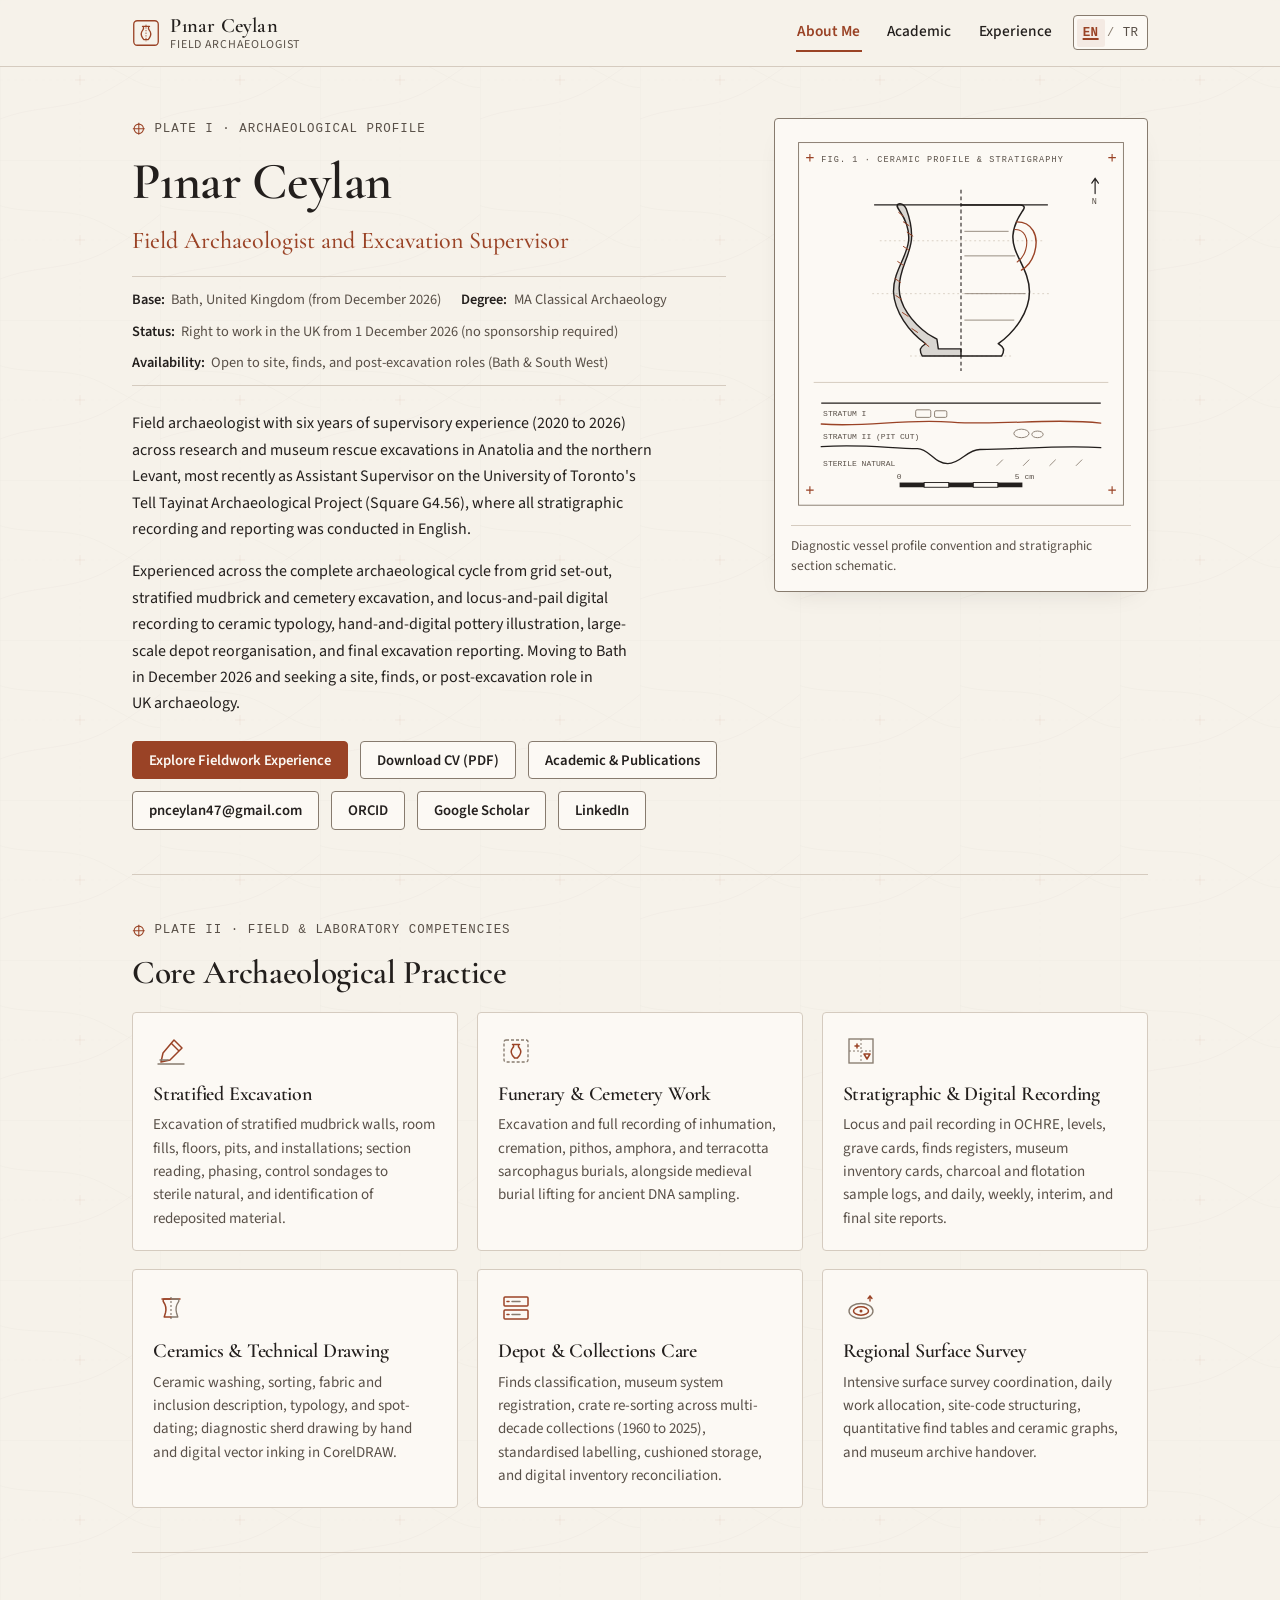
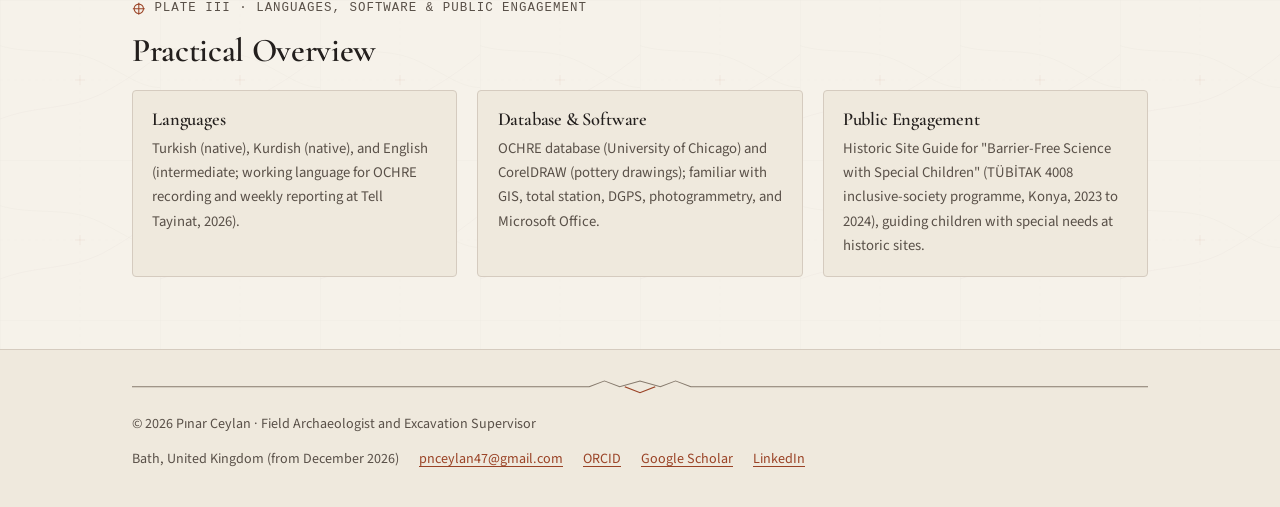
<file: index.html>
<!DOCTYPE html>
<html lang="en">
<head>
  <meta charset="utf-8">
  <meta name="viewport" content="width=device-width, initial-scale=1">
  <meta name="color-scheme" content="light dark">
  <title>Pınar Ceylan | Field Archaeologist and Excavation Supervisor</title>
  <meta name="description" content="Pınar Ceylan is a Field Archaeologist and Excavation Supervisor moving to Bath, United Kingdom in December 2026, with six years of research and rescue excavation experience.">
  <link rel="canonical" href="https://pinarceylan.com/">
  <link rel="alternate" hreflang="en" href="https://pinarceylan.com/">
  <link rel="alternate" hreflang="tr" href="https://pinarceylan.com/tr/">
  <link rel="alternate" hreflang="x-default" href="https://pinarceylan.com/">
  <meta property="og:type" content="website">
  <meta property="og:locale" content="en_GB">
  <meta property="og:title" content="Pınar Ceylan | Field Archaeologist and Excavation Supervisor">
  <meta property="og:description" content="Field Archaeologist moving to Bath, United Kingdom in December 2026, with six years of supervisory fieldwork, finds depot reorganisation, and CorelDRAW ceramic illustration.">
  <meta property="og:url" content="https://pinarceylan.com/">
  <link rel="icon" type="image/svg+xml" href="assets/favicon.svg">
  <link rel="preconnect" href="https://fonts.googleapis.com">
  <link rel="preconnect" href="https://fonts.gstatic.com" crossorigin>
  <link href="https://fonts.googleapis.com/css2?family=Cormorant+Garamond:ital,wght@0,500;0,600;0,700;1,500&family=Source+Sans+3:wght@400;500;600&display=swap" rel="stylesheet">
  <link rel="stylesheet" href="styles.css">
  <script type="module" src="script.js"></script>
</head>
<body>
  <a class="skip-link" href="#main-content">Skip to main content</a>

  <header class="site-header">
    <div class="header-inner container">
      <a class="site-brand" href="index.html">
        <svg class="brand-mark" viewBox="0 0 32 32" fill="none" aria-hidden="true" focusable="false">
          <rect x="2" y="2" width="28" height="28" rx="4" stroke="currentColor" stroke-width="1.5"/>
          <path d="M12 8.5h8M13 8.5c.4 1.7.4 2.9-.7 4.2-2 2.4-2 6-.4 8.5.7 1.1 1.3 1.8 1.5 2.3h5.2c.2-.5.8-1.2 1.5-2.3 1.6-2.5 1.6-6.1-.4-8.5-1.1-1.3-1.1-2.5-.7-4.2" stroke="currentColor" stroke-width="1.5" stroke-linecap="round" stroke-linejoin="round"/>
          <line x1="16" y1="6.5" x2="16" y2="25.5" stroke="currentColor" stroke-width="1" stroke-dasharray="1.5 1.5"/>
        </svg>
        <span class="brand-text">
          <span class="brand-name">Pınar Ceylan</span>
          <span class="brand-role">Field Archaeologist</span>
        </span>
      </a>

      <div class="header-controls">
        <nav class="site-nav" aria-label="Primary">
          <button
            class="menu-button"
            type="button"
            popovertarget="site-menu"
            popovertargetaction="toggle"
            aria-controls="site-menu"
          >
            <svg class="menu-icon" viewBox="0 0 24 24" fill="none" aria-hidden="true" focusable="false">
              <path d="M4 7h16M4 12h16M4 17h16" stroke="currentColor" stroke-width="1.75" stroke-linecap="round"/>
            </svg>
            <span>Menu</span>
          </button>

          <ul id="site-menu" class="site-menu" popover="auto">
            <li><a href="index.html" aria-current="page">About Me</a></li>
            <li><a href="academic.html">Academic</a></li>
            <li><a href="experience.html">Experience</a></li>
          </ul>
        </nav>

        <div class="lang-switch" role="group" aria-label="Language">
          <span class="lang-option is-active" aria-current="true" lang="en">EN</span>
          <span class="lang-sep" aria-hidden="true">/</span>
          <a class="lang-option" href="tr/index.html" hreflang="tr" lang="tr" data-lang-link>TR<span class="visually-hidden"> (Türkçe)</span></a>
        </div>
      </div>
    </div>
  </header>

  <main id="main-content" class="container">
    <section class="plate-section" aria-labelledby="hero-heading">
      <div class="hero-grid">
        <div>
          <div class="plate-eyebrow">
            <svg class="datum-crosshair" viewBox="0 0 16 16" fill="none" aria-hidden="true" focusable="false">
              <circle cx="8" cy="8" r="5.5" stroke="currentColor" stroke-width="1.25"/>
              <path d="M8 1v14M1 8h14" stroke="currentColor" stroke-width="1.25"/>
            </svg>
            <span>Plate I · Archaeological Profile</span>
          </div>

          <h1 id="hero-heading">Pınar Ceylan</h1>
          <p class="lead-subtitle">Field Archaeologist and Excavation Supervisor</p>

          <div class="meta-strip">
            <span class="meta-item"><strong>Base:</strong> Bath, United Kingdom (from December 2026)</span>
            <span class="meta-item"><strong>Degree:</strong> MA Classical Archaeology</span>
            <span class="meta-item"><strong>Status:</strong> Right to work in the UK from 1 December 2026 (no sponsorship required)</span>
            <span class="meta-item"><strong>Availability:</strong> Open to site, finds, and post-excavation roles (Bath &amp; South West)</span>
          </div>

          <p>
            Field archaeologist with six years of supervisory experience (2020 to 2026) across research and museum rescue excavations in Anatolia and the northern Levant, most recently as Assistant Supervisor on the University of Toronto's Tell Tayinat Archaeological Project (Square G4.56), where all stratigraphic recording and reporting was conducted in English.
          </p>
          <p>
            Experienced across the complete archaeological cycle from grid set-out, stratified mudbrick and cemetery excavation, and locus-and-pail digital recording to ceramic typology, hand-and-digital pottery illustration, large-scale depot reorganisation, and final excavation reporting. Moving to Bath in December 2026 and seeking a site, finds, or post-excavation role in UK archaeology.
          </p>

          <div class="hero-actions">
            <a class="btn btn-primary" href="experience.html">Explore Fieldwork Experience</a>
            <a class="btn" href="assets/docs/Pinar-Ceylan-CV-UK.pdf" download>Download CV (PDF)</a>
            <a class="btn" href="academic.html">Academic &amp; Publications</a>
            <a class="btn" href="mailto:pnceylan47@gmail.com">pnceylan47@gmail.com</a>
            <a class="btn" href="https://orcid.org/0009-0004-3211-2258" target="_blank" rel="noopener">ORCID</a>
            <a class="btn" href="https://scholar.google.com/citations?user=MINU76EAAAAJ&amp;hl=en" target="_blank" rel="noopener">Google Scholar</a>
            <a class="btn" href="https://www.linkedin.com/in/p%C4%B1nar-ceylan-337835450/" target="_blank" rel="noopener">LinkedIn</a>
          </div>
        </div>

        <figure class="technical-plate">
          <svg viewBox="0 0 360 400" fill="none" xmlns="http://www.w3.org/2000/svg" aria-hidden="true" focusable="false">
            <!-- Outer Archival Plate Frame & Corner Datum Crosshairs -->
            <rect x="8" y="8" width="344" height="384" stroke="var(--rule-strong)" stroke-width="1"/>
            <path d="M16 24h8M20 20v8M336 24h8M340 20v8M16 376h8M20 372v8M336 376h8M340 372v8" stroke="var(--accent)" stroke-width="1.2"/>

            <!-- Header & North Arrow -->
            <text x="32" y="29" fill="var(--ink-secondary)" font-family="monospace" font-size="9" letter-spacing="1.2">FIG. 1 · CERAMIC PROFILE &amp; STRATIGRAPHY</text>
            <g transform="translate(322 44)">
              <path d="M0 18V2M0 2l-3.5 5M0 2l3.5 5" stroke="var(--ink-primary)" stroke-width="1.25" stroke-linecap="round" stroke-linejoin="round"/>
              <text x="-3.5" y="29" fill="var(--ink-secondary)" font-family="monospace" font-size="9">N</text>
            </g>

            <!-- Rim Diameter T-Bar & Central Vertical Section Axis -->
            <line x1="88" y1="74" x2="272" y2="74" stroke="var(--ink-primary)" stroke-width="1.35"/>
            <line x1="180" y1="58" x2="180" y2="250" stroke="var(--ink-primary)" stroke-width="1.15" stroke-dasharray="4 3"/>

            <!-- Vessel Stance Guidance Lines -->
            <line x1="94" y1="112" x2="266" y2="112" stroke="var(--rule-hairline)" stroke-width="0.9" stroke-dasharray="2 3"/>
            <line x1="86" y1="168" x2="274" y2="168" stroke="var(--rule-hairline)" stroke-width="0.9" stroke-dasharray="2 3"/>
            <line x1="126" y1="234" x2="234" y2="234" stroke="var(--rule-hairline)" stroke-width="0.9" stroke-dasharray="2 3"/>

            <!-- Left Half: Sectioned Ceramic Wall Profile (Solid Terracotta-Ink Fill) -->
            <path d="M180 234H139c-1.5-2-2.2-5-2-7.5 1-2.5 5.5-5.5 5.5-5.5-18-13-33-34-34-55 0-22 14-36 16-54 1-11-3-22-9-31-2.5-3.8-4.5-6-2-7.8 2.2-1.5 6.8.5 8.5 5 3.5 9.5 6.5 21 5.5 33-2 18-13 31-13 51 0 18 13.5 36.5 30.5 48.5 2.5 1.8 6.5 3.5 9.5 5.5l1.5 10.3h24v7.5Z" fill="var(--ink-primary)" fill-opacity="0.16" stroke="var(--ink-primary)" stroke-width="1.5" stroke-linejoin="round"/>
            <!-- Section Hatching Accent on Rim and Belly -->
            <path d="M114 82l5 4M119 92l6 4M123 103l6 4M119 118l6 4M113 134l6 4M110 152l6 4M111 170l6 4M118 188l6 4M128 205l6 4M141 220l5 4" stroke="var(--accent)" stroke-width="1.05" stroke-linecap="round"/>

            <!-- Right Half: Exterior Vessel Elevation, Wheel Ridging & Handle Profile -->
            <path d="M180 74h62.5c2.5 0 5.5 1.2 4 4.2-2.2 4.5-10.5 13-11.5 28-1.5 20 17.5 35.5 17.5 59.8 0 21-15 42-33 55 0 0 4.5 3 5.5 5.5.2 2.5-.5 5.5-2 7.5H180" stroke="var(--ink-primary)" stroke-width="1.6" stroke-linecap="round" stroke-linejoin="round"/>
            <!-- Exterior Handle -->
            <path d="M239 92c16 0 24 14 19 32-3 10.5-9.5 16.5-14 19" stroke="var(--accent)" stroke-width="1.5" stroke-linecap="round"/>
            <path d="M237 100c10 0 15 9 11.5 21.5-2 7-6 11-9 13" stroke="var(--accent)" stroke-width="1.15" stroke-linecap="round"/>
            <!-- Fine Exterior Burnish / Wheel Lines -->
            <path d="M184 102h46M184 128h53M184 168h64M184 196h52" stroke="var(--rule-strong)" stroke-width="0.9" stroke-linecap="round"/>

            <!-- Divider into Stratigraphic Baulk Section -->
            <line x1="24" y1="262" x2="336" y2="262" stroke="var(--rule-hairline)" stroke-width="1"/>

            <!-- Lower Third: 3-Layer Stratigraphic Baulk Section Profile -->
            <g transform="translate(32 276)">
              <!-- Datum Top Line -->
              <line x1="0" y1="8" x2="296" y2="8" stroke="var(--ink-primary)" stroke-width="1.25"/>
              <!-- Stratum I Interface -->
              <path d="M0 30c48 4 86-6 138-2 54 4 106-5 158 1" stroke="var(--accent)" stroke-width="1.35" stroke-linecap="round"/>
              <!-- Stratum II Interface with Pit Cut -->
              <path d="M0 54c44-3 74 2 102 2 12 0 18 16 32 16s20-15 34-15c42 0 84-5 128-2" stroke="var(--ink-primary)" stroke-width="1.35" stroke-linecap="round"/>
              <!-- Stone Alignment & Mudbrick Inclusions -->
              <rect x="100" y="15" width="16" height="8" rx="1.5" stroke="var(--rule-strong)" stroke-width="1"/>
              <rect x="120" y="16" width="13" height="7" rx="1.5" stroke="var(--rule-strong)" stroke-width="1"/>
              <ellipse cx="212" cy="40" rx="8" ry="4.5" stroke="var(--rule-strong)" stroke-width="1"/>
              <ellipse cx="229" cy="41" rx="6" ry="3.5" stroke="var(--rule-strong)" stroke-width="1"/>
              <!-- Natural Hachures -->
              <path d="M186 74l6-6M214 74l6-6M242 74l6-6M270 74l6-6" stroke="var(--rule-strong)" stroke-width="0.9" stroke-linecap="round"/>

              <!-- Layer Annotations -->
              <text x="2" y="22" fill="var(--ink-secondary)" font-family="monospace" font-size="8.5">STRATUM I</text>
              <text x="2" y="46" fill="var(--ink-secondary)" font-family="monospace" font-size="8.5">STRATUM II (PIT CUT)</text>
              <text x="2" y="74" fill="var(--ink-secondary)" font-family="monospace" font-size="8.5">STERILE NATURAL</text>
            </g>

            <!-- Metric Scale Bar (0 - 5 cm) -->
            <g transform="translate(115 368)">
              <rect x="0" y="0" width="26" height="5" fill="var(--ink-primary)"/>
              <rect x="26" y="0" width="26" height="5" stroke="var(--ink-primary)" stroke-width="1"/>
              <rect x="52" y="0" width="26" height="5" fill="var(--ink-primary)"/>
              <rect x="78" y="0" width="26" height="5" stroke="var(--ink-primary)" stroke-width="1"/>
              <rect x="104" y="0" width="26" height="5" fill="var(--ink-primary)"/>
              <text x="-3" y="-4" fill="var(--ink-secondary)" font-family="monospace" font-size="8.5">0</text>
              <text x="122" y="-4" fill="var(--ink-secondary)" font-family="monospace" font-size="8.5">5 cm</text>
            </g>
          </svg>
          <figcaption>Diagnostic vessel profile convention and stratigraphic section schematic.</figcaption>
        </figure>
      </div>
    </section>

    <section class="plate-section" aria-labelledby="competencies-heading">
      <div class="plate-eyebrow">
        <svg class="datum-crosshair" viewBox="0 0 16 16" fill="none" aria-hidden="true" focusable="false">
          <circle cx="8" cy="8" r="5.5" stroke="currentColor" stroke-width="1.25"/>
          <path d="M8 1v14M1 8h14" stroke="currentColor" stroke-width="1.25"/>
        </svg>
        <span>Plate II · Field &amp; Laboratory Competencies</span>
      </div>

      <h2 id="competencies-heading">Core Archaeological Practice</h2>

      <div class="competency-grid">
        <article class="card">
          <svg class="card-icon" viewBox="0 0 36 36" fill="none" aria-hidden="true" focusable="false">
            <path d="M21 7l8 8-12 12-9 2 2-9L21 7Z" stroke="currentColor" stroke-width="1.5" stroke-linejoin="round"/>
            <path d="M18 10l8 8" stroke="currentColor" stroke-width="1.5"/>
            <path d="M5 31h26M7 27h8" stroke="var(--rule-strong)" stroke-width="1.35" stroke-linecap="round"/>
          </svg>
          <h3>Stratified Excavation</h3>
          <p>Excavation of stratified mudbrick walls, room fills, floors, pits, and installations; section reading, phasing, control sondages to sterile natural, and identification of redeposited material.</p>
        </article>

        <article class="card">
          <svg class="card-icon" viewBox="0 0 36 36" fill="none" aria-hidden="true" focusable="false">
            <rect x="6" y="7" width="24" height="22" rx="2" stroke="var(--rule-strong)" stroke-width="1.35" stroke-dasharray="3 2"/>
            <path d="M14.5 11.5h7M15.5 11.5c.4 1.5.2 2.4-.8 3.6-1.7 2-1.7 5-.4 7 .8 1.2 1.7 2.2 2.2 2.9h3c.5-.7 1.4-1.7 2.2-2.9 1.3-2 1.3-5-.4-7-1-1.2-1.2-2.1-.8-3.6" stroke="currentColor" stroke-width="1.5" stroke-linecap="round" stroke-linejoin="round"/>
          </svg>
          <h3>Funerary &amp; Cemetery Work</h3>
          <p>Excavation and full recording of inhumation, cremation, pithos, amphora, and terracotta sarcophagus burials, alongside medieval burial lifting for ancient DNA sampling.</p>
        </article>

        <article class="card">
          <svg class="card-icon" viewBox="0 0 36 36" fill="none" aria-hidden="true" focusable="false">
            <rect x="6" y="6" width="24" height="24" stroke="var(--rule-strong)" stroke-width="1.35"/>
            <path d="M18 6v24M6 18h24" stroke="var(--rule-strong)" stroke-width="1" stroke-dasharray="2 2"/>
            <path d="M12 13h4M14 11v4" stroke="currentColor" stroke-width="1.5" stroke-linecap="round"/>
            <path d="M21 21l3 5 3-5h-6Z" stroke="currentColor" stroke-width="1.5" stroke-linejoin="round"/>
          </svg>
          <h3>Stratigraphic &amp; Digital Recording</h3>
          <p>Locus and pail recording in OCHRE, levels, grave cards, finds registers, museum inventory cards, charcoal and flotation sample logs, and daily, weekly, interim, and final site reports.</p>
        </article>

        <article class="card">
          <svg class="card-icon" viewBox="0 0 36 36" fill="none" aria-hidden="true" focusable="false">
            <line x1="9" y1="9" x2="27" y2="9" stroke="currentColor" stroke-width="1.5" stroke-linecap="round"/>
            <line x1="18" y1="7" x2="18" y2="29" stroke="var(--rule-strong)" stroke-width="1.2" stroke-dasharray="2 2"/>
            <path d="M18 9h-6.5c-1.2 0-2 1.5-.8 3.2 2 2.8 2.8 6.5 1.8 10.5l-1.3 4.3h6.8" stroke="currentColor" stroke-width="1.5" stroke-linecap="round" stroke-linejoin="round"/>
            <path d="M18 9h6.5c1.2 0 2 1.5.8 3.2-2 2.8-2.8 6.5-1.8 10.5l1.3 4.3H18" stroke="var(--rule-strong)" stroke-width="1.35" stroke-linecap="round" stroke-linejoin="round"/>
          </svg>
          <h3>Ceramics &amp; Technical Drawing</h3>
          <p>Ceramic washing, sorting, fabric and inclusion description, typology, and spot-dating; diagnostic sherd drawing by hand and digital vector inking in CorelDRAW.</p>
        </article>

        <article class="card">
          <svg class="card-icon" viewBox="0 0 36 36" fill="none" aria-hidden="true" focusable="false">
            <rect x="6" y="7" width="24" height="9" rx="1" stroke="currentColor" stroke-width="1.5"/>
            <rect x="6" y="20" width="24" height="9" rx="1" stroke="currentColor" stroke-width="1.5"/>
            <path d="M14 11.5h8M14 24.5h8" stroke="var(--rule-strong)" stroke-width="1.5" stroke-linecap="round"/>
            <path d="M9 11.5h2M9 24.5h2" stroke="currentColor" stroke-width="1.5" stroke-linecap="round"/>
          </svg>
          <h3>Depot &amp; Collections Care</h3>
          <p>Finds classification, museum system registration, crate re-sorting across multi-decade collections (1960 to 2025), standardised labelling, cushioned storage, and digital inventory reconciliation.</p>
        </article>

        <article class="card">
          <svg class="card-icon" viewBox="0 0 36 36" fill="none" aria-hidden="true" focusable="false">
            <ellipse cx="18" cy="21" rx="12" ry="7.5" stroke="var(--rule-strong)" stroke-width="1.35"/>
            <ellipse cx="18" cy="21" rx="7.5" ry="4.2" stroke="currentColor" stroke-width="1.5"/>
            <circle cx="18" cy="21" r="1.5" fill="currentColor"/>
            <path d="M27 11V6m0 0l-2 2.5M27 6l2 2.5" stroke="currentColor" stroke-width="1.35" stroke-linecap="round" stroke-linejoin="round"/>
          </svg>
          <h3>Regional Surface Survey</h3>
          <p>Intensive surface survey coordination, daily work allocation, site-code structuring, quantitative find tables and ceramic graphs, and museum archive handover.</p>
        </article>
      </div>
    </section>

    <section class="plate-section" aria-labelledby="details-heading">
      <div class="plate-eyebrow">
        <svg class="datum-crosshair" viewBox="0 0 16 16" fill="none" aria-hidden="true" focusable="false">
          <circle cx="8" cy="8" r="5.5" stroke="currentColor" stroke-width="1.25"/>
          <path d="M8 1v14M1 8h14" stroke="currentColor" stroke-width="1.25"/>
        </svg>
        <span>Plate III · Languages, Software &amp; Public Engagement</span>
      </div>

      <h2 id="details-heading">Practical Overview</h2>

      <div class="detail-grid">
        <div class="detail-block">
          <h3>Languages</h3>
          <p>Turkish (native), Kurdish (native), and English (intermediate; working language for OCHRE recording and weekly reporting at Tell Tayinat, 2026).</p>
        </div>

        <div class="detail-block">
          <h3>Database &amp; Software</h3>
          <p>OCHRE database (University of Chicago) and CorelDRAW (pottery drawings); familiar with GIS, total station, DGPS, photogrammetry, and Microsoft Office.</p>
        </div>

        <div class="detail-block">
          <h3>Public Engagement</h3>
          <p>Historic Site Guide for "Barrier-Free Science with Special Children" (TÜBİTAK 4008 inclusive-society programme, Konya, 2023 to 2024), guiding children with special needs at historic sites.</p>
        </div>
      </div>
    </section>
  </main>

  <footer class="site-footer">
    <div class="container">
      <svg class="footer-motif" viewBox="0 0 800 18" preserveAspectRatio="none" fill="none" aria-hidden="true" focusable="false">
        <path d="M0 9h360l12-6 12 6 16-6 16 6 12-6 12 6h360" stroke="currentColor" stroke-width="1"/>
        <path d="M388 9l12 6 12-6" stroke="var(--accent)" stroke-width="1.15"/>
      </svg>
      <div class="footer-inner">
        <span>&copy; 2026 Pınar Ceylan · Field Archaeologist and Excavation Supervisor</span>
        <div class="footer-links">
          <span>Bath, United Kingdom (from December 2026)</span>
          <a href="mailto:pnceylan47@gmail.com">pnceylan47@gmail.com</a>
          <a href="https://orcid.org/0009-0004-3211-2258" target="_blank" rel="noopener">ORCID</a>
          <a href="https://scholar.google.com/citations?user=MINU76EAAAAJ&amp;hl=en" target="_blank" rel="noopener">Google Scholar</a>
          <a href="https://www.linkedin.com/in/p%C4%B1nar-ceylan-337835450/" target="_blank" rel="noopener">LinkedIn</a>
        </div>
      </div>
    </div>
  </footer>
</body>
</html>
</file>
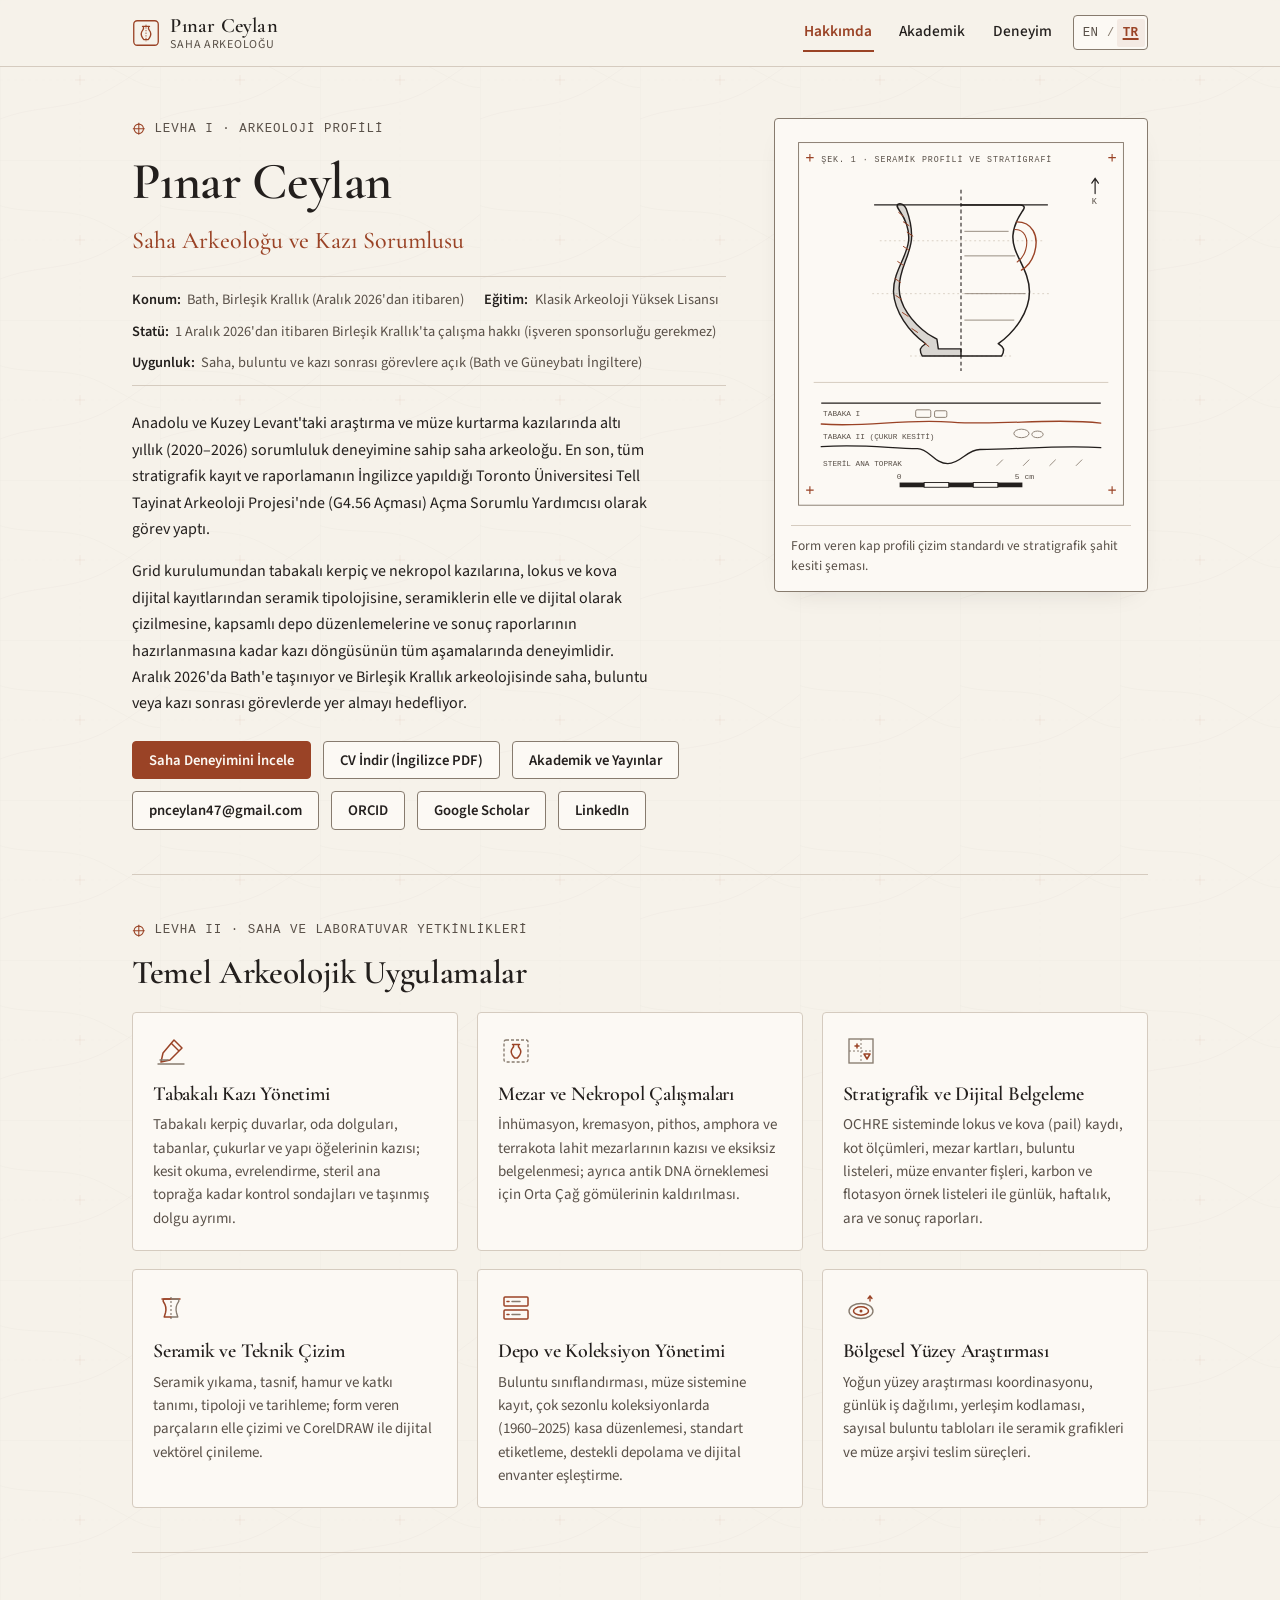
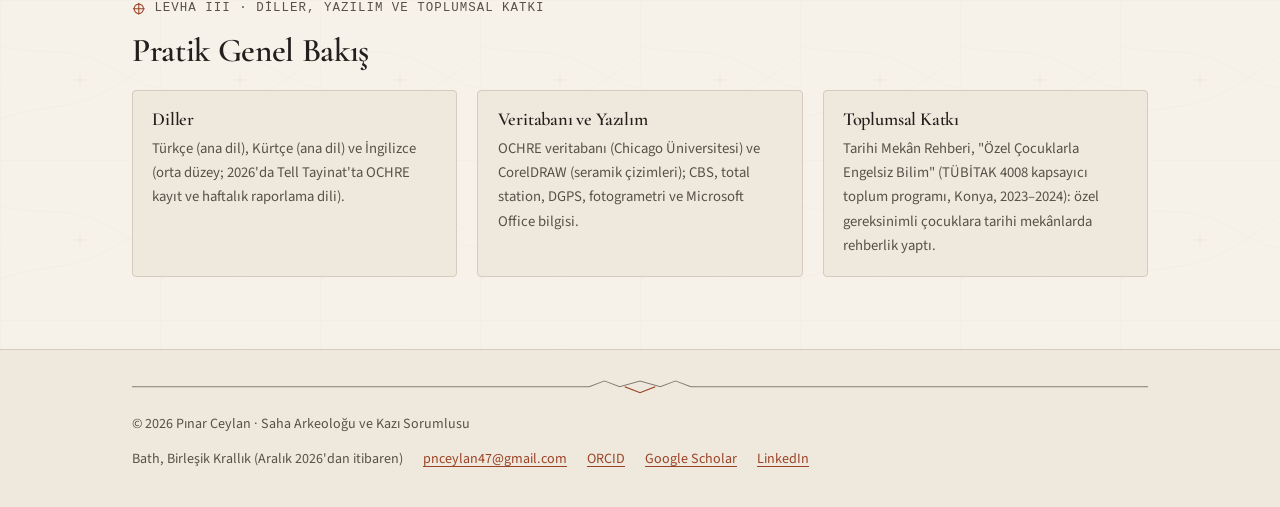
<file: tr/index.html>
<!DOCTYPE html>
<html lang="tr">
<head>
  <meta charset="utf-8">
  <meta name="viewport" content="width=device-width, initial-scale=1">
  <meta name="color-scheme" content="light dark">
  <title>Pınar Ceylan | Saha Arkeoloğu ve Kazı Sorumlusu</title>
  <meta name="description" content="Pınar Ceylan; Aralık 2026'da Bath, Birleşik Krallık'a taşınan, altı yıllık araştırma ve kurtarma kazısı sorumluluğu deneyimine sahip Saha Arkeoloğu ve Kazı Sorumlusudur.">
  <link rel="canonical" href="https://pinarceylan.com/tr/">
  <link rel="alternate" hreflang="en" href="https://pinarceylan.com/">
  <link rel="alternate" hreflang="tr" href="https://pinarceylan.com/tr/">
  <link rel="alternate" hreflang="x-default" href="https://pinarceylan.com/">
  <meta property="og:type" content="website">
  <meta property="og:locale" content="tr_TR">
  <meta property="og:title" content="Pınar Ceylan | Saha Arkeoloğu ve Kazı Sorumlusu">
  <meta property="og:description" content="Aralık 2026'da Bath, Birleşik Krallık'a taşınan; altı yıllık saha sorumluluğu, depo düzenlemesi ve CorelDRAW seramik çizimi deneyimine sahip Saha Arkeoloğu.">
  <meta property="og:url" content="https://pinarceylan.com/tr/">
  <link rel="icon" type="image/svg+xml" href="../assets/favicon.svg">
  <link rel="preconnect" href="https://fonts.googleapis.com">
  <link rel="preconnect" href="https://fonts.gstatic.com" crossorigin>
  <link href="https://fonts.googleapis.com/css2?family=Cormorant+Garamond:ital,wght@0,500;0,600;0,700;1,500&family=Source+Sans+3:wght@400;500;600&display=swap" rel="stylesheet">
  <link rel="stylesheet" href="../styles.css">
  <script type="module" src="../script.js"></script>
</head>
<body>
  <a class="skip-link" href="#main-content">Ana içeriğe atla</a>

  <header class="site-header">
    <div class="header-inner container">
      <a class="site-brand" href="index.html">
        <svg class="brand-mark" viewBox="0 0 32 32" fill="none" aria-hidden="true" focusable="false">
          <rect x="2" y="2" width="28" height="28" rx="4" stroke="currentColor" stroke-width="1.5"/>
          <path d="M12 8.5h8M13 8.5c.4 1.7.4 2.9-.7 4.2-2 2.4-2 6-.4 8.5.7 1.1 1.3 1.8 1.5 2.3h5.2c.2-.5.8-1.2 1.5-2.3 1.6-2.5 1.6-6.1-.4-8.5-1.1-1.3-1.1-2.5-.7-4.2" stroke="currentColor" stroke-width="1.5" stroke-linecap="round" stroke-linejoin="round"/>
          <line x1="16" y1="6.5" x2="16" y2="25.5" stroke="currentColor" stroke-width="1" stroke-dasharray="1.5 1.5"/>
        </svg>
        <span class="brand-text">
          <span class="brand-name">Pınar Ceylan</span>
          <span class="brand-role">Saha Arkeoloğu</span>
        </span>
      </a>

      <div class="header-controls">
        <nav class="site-nav" aria-label="Ana gezinme">
          <button
            class="menu-button"
            type="button"
            popovertarget="site-menu"
            popovertargetaction="toggle"
            aria-controls="site-menu"
          >
            <svg class="menu-icon" viewBox="0 0 24 24" fill="none" aria-hidden="true" focusable="false">
              <path d="M4 7h16M4 12h16M4 17h16" stroke="currentColor" stroke-width="1.75" stroke-linecap="round"/>
            </svg>
            <span>Menü</span>
          </button>

          <ul id="site-menu" class="site-menu" popover="auto">
            <li><a href="index.html" aria-current="page">Hakkımda</a></li>
            <li><a href="academic.html">Akademik</a></li>
            <li><a href="experience.html">Deneyim</a></li>
          </ul>
        </nav>

        <div class="lang-switch" role="group" aria-label="Dil">
          <a class="lang-option" href="../index.html" hreflang="en" lang="en" data-lang-link>EN<span class="visually-hidden"> (English)</span></a>
          <span class="lang-sep" aria-hidden="true">/</span>
          <span class="lang-option is-active" aria-current="true" lang="tr">TR</span>
        </div>
      </div>
    </div>
  </header>

  <main id="main-content" class="container">
    <section class="plate-section" aria-labelledby="hero-heading">
      <div class="hero-grid">
        <div>
          <div class="plate-eyebrow">
            <svg class="datum-crosshair" viewBox="0 0 16 16" fill="none" aria-hidden="true" focusable="false">
              <circle cx="8" cy="8" r="5.5" stroke="currentColor" stroke-width="1.25"/>
              <path d="M8 1v14M1 8h14" stroke="currentColor" stroke-width="1.25"/>
            </svg>
            <span>Levha I · Arkeoloji Profili</span>
          </div>

          <h1 id="hero-heading">Pınar Ceylan</h1>
          <p class="lead-subtitle">Saha Arkeoloğu ve Kazı Sorumlusu</p>

          <div class="meta-strip">
            <span class="meta-item"><strong>Konum:</strong> Bath, Birleşik Krallık (Aralık 2026'dan itibaren)</span>
            <span class="meta-item"><strong>Eğitim:</strong> Klasik Arkeoloji Yüksek Lisansı</span>
            <span class="meta-item"><strong>Statü:</strong> 1 Aralık 2026'dan itibaren Birleşik Krallık'ta çalışma hakkı (işveren sponsorluğu gerekmez)</span>
            <span class="meta-item"><strong>Uygunluk:</strong> Saha, buluntu ve kazı sonrası görevlere açık (Bath ve Güneybatı İngiltere)</span>
          </div>

          <p>
            Anadolu ve Kuzey Levant'taki araştırma ve müze kurtarma kazılarında altı yıllık (2020–2026) sorumluluk deneyimine sahip saha arkeoloğu. En son, tüm stratigrafik kayıt ve raporlamanın İngilizce yapıldığı Toronto Üniversitesi Tell Tayinat Arkeoloji Projesi'nde (G4.56 Açması) Açma Sorumlu Yardımcısı olarak görev yaptı.
          </p>
          <p>
            Grid kurulumundan tabakalı kerpiç ve nekropol kazılarına, lokus ve kova dijital kayıtlarından seramik tipolojisine, seramiklerin elle ve dijital olarak çizilmesine, kapsamlı depo düzenlemelerine ve sonuç raporlarının hazırlanmasına kadar kazı döngüsünün tüm aşamalarında deneyimlidir. Aralık 2026'da Bath'e taşınıyor ve Birleşik Krallık arkeolojisinde saha, buluntu veya kazı sonrası görevlerde yer almayı hedefliyor.
          </p>

          <div class="hero-actions">
            <a class="btn btn-primary" href="experience.html">Saha Deneyimini İncele</a>
            <a class="btn" href="../assets/docs/Pinar-Ceylan-CV-UK.pdf" download hreflang="en">CV İndir (İngilizce PDF)</a>
            <a class="btn" href="academic.html">Akademik ve Yayınlar</a>
            <a class="btn" href="mailto:pnceylan47@gmail.com">pnceylan47@gmail.com</a>
            <a class="btn" href="https://orcid.org/0009-0004-3211-2258" target="_blank" rel="noopener">ORCID</a>
            <a class="btn" href="https://scholar.google.com/citations?user=MINU76EAAAAJ&amp;hl=en" target="_blank" rel="noopener">Google Scholar</a>
            <a class="btn" href="https://www.linkedin.com/in/p%C4%B1nar-ceylan-337835450/" target="_blank" rel="noopener">LinkedIn</a>
          </div>
        </div>

        <figure class="technical-plate">
          <svg viewBox="0 0 360 400" fill="none" xmlns="http://www.w3.org/2000/svg" aria-hidden="true" focusable="false">
            <!-- Outer Archival Plate Frame & Corner Datum Crosshairs -->
            <rect x="8" y="8" width="344" height="384" stroke="var(--rule-strong)" stroke-width="1"/>
            <path d="M16 24h8M20 20v8M336 24h8M340 20v8M16 376h8M20 372v8M336 376h8M340 372v8" stroke="var(--accent)" stroke-width="1.2"/>

            <!-- Header & North Arrow -->
            <text x="32" y="29" fill="var(--ink-secondary)" font-family="monospace" font-size="8.8" letter-spacing="1">ŞEK. 1 · SERAMİK PROFİLİ VE STRATİGRAFİ</text>
            <g transform="translate(322 44)">
              <path d="M0 18V2M0 2l-3.5 5M0 2l3.5 5" stroke="var(--ink-primary)" stroke-width="1.25" stroke-linecap="round" stroke-linejoin="round"/>
              <text x="-3.5" y="29" fill="var(--ink-secondary)" font-family="monospace" font-size="9">K</text>
            </g>

            <!-- Rim Diameter T-Bar & Central Vertical Section Axis -->
            <line x1="88" y1="74" x2="272" y2="74" stroke="var(--ink-primary)" stroke-width="1.35"/>
            <line x1="180" y1="58" x2="180" y2="250" stroke="var(--ink-primary)" stroke-width="1.15" stroke-dasharray="4 3"/>

            <!-- Vessel Stance Guidance Lines -->
            <line x1="94" y1="112" x2="266" y2="112" stroke="var(--rule-hairline)" stroke-width="0.9" stroke-dasharray="2 3"/>
            <line x1="86" y1="168" x2="274" y2="168" stroke="var(--rule-hairline)" stroke-width="0.9" stroke-dasharray="2 3"/>
            <line x1="126" y1="234" x2="234" y2="234" stroke="var(--rule-hairline)" stroke-width="0.9" stroke-dasharray="2 3"/>

            <!-- Left Half: Sectioned Ceramic Wall Profile -->
            <path d="M180 234H139c-1.5-2-2.2-5-2-7.5 1-2.5 5.5-5.5 5.5-5.5-18-13-33-34-34-55 0-22 14-36 16-54 1-11-3-22-9-31-2.5-3.8-4.5-6-2-7.8 2.2-1.5 6.8.5 8.5 5 3.5 9.5 6.5 21 5.5 33-2 18-13 31-13 51 0 18 13.5 36.5 30.5 48.5 2.5 1.8 6.5 3.5 9.5 5.5l1.5 10.3h24v7.5Z" fill="var(--ink-primary)" fill-opacity="0.16" stroke="var(--ink-primary)" stroke-width="1.5" stroke-linejoin="round"/>
            <!-- Section Hatching Accent on Rim and Belly -->
            <path d="M114 82l5 4M119 92l6 4M123 103l6 4M119 118l6 4M113 134l6 4M110 152l6 4M111 170l6 4M118 188l6 4M128 205l6 4M141 220l5 4" stroke="var(--accent)" stroke-width="1.05" stroke-linecap="round"/>

            <!-- Right Half: Exterior Vessel Elevation, Wheel Ridging & Handle Profile -->
            <path d="M180 74h62.5c2.5 0 5.5 1.2 4 4.2-2.2 4.5-10.5 13-11.5 28-1.5 20 17.5 35.5 17.5 59.8 0 21-15 42-33 55 0 0 4.5 3 5.5 5.5.2 2.5-.5 5.5-2 7.5H180" stroke="var(--ink-primary)" stroke-width="1.6" stroke-linecap="round" stroke-linejoin="round"/>
            <!-- Exterior Handle -->
            <path d="M239 92c16 0 24 14 19 32-3 10.5-9.5 16.5-14 19" stroke="var(--accent)" stroke-width="1.5" stroke-linecap="round"/>
            <path d="M237 100c10 0 15 9 11.5 21.5-2 7-6 11-9 13" stroke="var(--accent)" stroke-width="1.15" stroke-linecap="round"/>
            <!-- Fine Exterior Burnish / Wheel Lines -->
            <path d="M184 102h46M184 128h53M184 168h64M184 196h52" stroke="var(--rule-strong)" stroke-width="0.9" stroke-linecap="round"/>

            <!-- Divider into Stratigraphic Baulk Section -->
            <line x1="24" y1="262" x2="336" y2="262" stroke="var(--rule-hairline)" stroke-width="1"/>

            <!-- Lower Third: 3-Layer Stratigraphic Baulk Section Profile -->
            <g transform="translate(32 276)">
              <!-- Datum Top Line -->
              <line x1="0" y1="8" x2="296" y2="8" stroke="var(--ink-primary)" stroke-width="1.25"/>
              <!-- Stratum I Interface -->
              <path d="M0 30c48 4 86-6 138-2 54 4 106-5 158 1" stroke="var(--accent)" stroke-width="1.35" stroke-linecap="round"/>
              <!-- Stratum II Interface with Pit Cut -->
              <path d="M0 54c44-3 74 2 102 2 12 0 18 16 32 16s20-15 34-15c42 0 84-5 128-2" stroke="var(--ink-primary)" stroke-width="1.35" stroke-linecap="round"/>
              <!-- Stone Alignment & Mudbrick Inclusions -->
              <rect x="100" y="15" width="16" height="8" rx="1.5" stroke="var(--rule-strong)" stroke-width="1"/>
              <rect x="120" y="16" width="13" height="7" rx="1.5" stroke="var(--rule-strong)" stroke-width="1"/>
              <ellipse cx="212" cy="40" rx="8" ry="4.5" stroke="var(--rule-strong)" stroke-width="1"/>
              <ellipse cx="229" cy="41" rx="6" ry="3.5" stroke="var(--rule-strong)" stroke-width="1"/>
              <!-- Natural Hachures -->
              <path d="M186 74l6-6M214 74l6-6M242 74l6-6M270 74l6-6" stroke="var(--rule-strong)" stroke-width="0.9" stroke-linecap="round"/>

              <!-- Layer Annotations -->
              <text x="2" y="22" fill="var(--ink-secondary)" font-family="monospace" font-size="8.2">TABAKA I</text>
              <text x="2" y="46" fill="var(--ink-secondary)" font-family="monospace" font-size="8.2">TABAKA II (ÇUKUR KESİTİ)</text>
              <text x="2" y="74" fill="var(--ink-secondary)" font-family="monospace" font-size="8.2">STERİL ANA TOPRAK</text>
            </g>

            <!-- Metric Scale Bar (0 - 5 cm) -->
            <g transform="translate(115 368)">
              <rect x="0" y="0" width="26" height="5" fill="var(--ink-primary)"/>
              <rect x="26" y="0" width="26" height="5" stroke="var(--ink-primary)" stroke-width="1"/>
              <rect x="52" y="0" width="26" height="5" fill="var(--ink-primary)"/>
              <rect x="78" y="0" width="26" height="5" stroke="var(--ink-primary)" stroke-width="1"/>
              <rect x="104" y="0" width="26" height="5" fill="var(--ink-primary)"/>
              <text x="-3" y="-4" fill="var(--ink-secondary)" font-family="monospace" font-size="8.5">0</text>
              <text x="122" y="-4" fill="var(--ink-secondary)" font-family="monospace" font-size="8.5">5 cm</text>
            </g>
          </svg>
          <figcaption>Form veren kap profili çizim standardı ve stratigrafik şahit kesiti şeması.</figcaption>
        </figure>
      </div>
    </section>

    <section class="plate-section" aria-labelledby="competencies-heading">
      <div class="plate-eyebrow">
        <svg class="datum-crosshair" viewBox="0 0 16 16" fill="none" aria-hidden="true" focusable="false">
          <circle cx="8" cy="8" r="5.5" stroke="currentColor" stroke-width="1.25"/>
          <path d="M8 1v14M1 8h14" stroke="currentColor" stroke-width="1.25"/>
        </svg>
        <span>Levha II · Saha ve Laboratuvar Yetkinlikleri</span>
      </div>

      <h2 id="competencies-heading">Temel Arkeolojik Uygulamalar</h2>

      <div class="competency-grid">
        <article class="card">
          <svg class="card-icon" viewBox="0 0 36 36" fill="none" aria-hidden="true" focusable="false">
            <path d="M21 7l8 8-12 12-9 2 2-9L21 7Z" stroke="currentColor" stroke-width="1.5" stroke-linejoin="round"/>
            <path d="M18 10l8 8" stroke="currentColor" stroke-width="1.5"/>
            <path d="M5 31h26M7 27h8" stroke="var(--rule-strong)" stroke-width="1.35" stroke-linecap="round"/>
          </svg>
          <h3>Tabakalı Kazı Yönetimi</h3>
          <p>Tabakalı kerpiç duvarlar, oda dolguları, tabanlar, çukurlar ve yapı öğelerinin kazısı; kesit okuma, evrelendirme, steril ana toprağa kadar kontrol sondajları ve taşınmış dolgu ayrımı.</p>
        </article>

        <article class="card">
          <svg class="card-icon" viewBox="0 0 36 36" fill="none" aria-hidden="true" focusable="false">
            <rect x="6" y="7" width="24" height="22" rx="2" stroke="var(--rule-strong)" stroke-width="1.35" stroke-dasharray="3 2"/>
            <path d="M14.5 11.5h7M15.5 11.5c.4 1.5.2 2.4-.8 3.6-1.7 2-1.7 5-.4 7 .8 1.2 1.7 2.2 2.2 2.9h3c.5-.7 1.4-1.7 2.2-2.9 1.3-2 1.3-5-.4-7-1-1.2-1.2-2.1-.8-3.6" stroke="currentColor" stroke-width="1.5" stroke-linecap="round" stroke-linejoin="round"/>
          </svg>
          <h3>Mezar ve Nekropol Çalışmaları</h3>
          <p>İnhümasyon, kremasyon, pithos, amphora ve terrakota lahit mezarlarının kazısı ve eksiksiz belgelenmesi; ayrıca antik DNA örneklemesi için Orta Çağ gömülerinin kaldırılması.</p>
        </article>

        <article class="card">
          <svg class="card-icon" viewBox="0 0 36 36" fill="none" aria-hidden="true" focusable="false">
            <rect x="6" y="6" width="24" height="24" stroke="var(--rule-strong)" stroke-width="1.35"/>
            <path d="M18 6v24M6 18h24" stroke="var(--rule-strong)" stroke-width="1" stroke-dasharray="2 2"/>
            <path d="M12 13h4M14 11v4" stroke="currentColor" stroke-width="1.5" stroke-linecap="round"/>
            <path d="M21 21l3 5 3-5h-6Z" stroke="currentColor" stroke-width="1.5" stroke-linejoin="round"/>
          </svg>
          <h3>Stratigrafik ve Dijital Belgeleme</h3>
          <p>OCHRE sisteminde lokus ve kova (pail) kaydı, kot ölçümleri, mezar kartları, buluntu listeleri, müze envanter fişleri, karbon ve flotasyon örnek listeleri ile günlük, haftalık, ara ve sonuç raporları.</p>
        </article>

        <article class="card">
          <svg class="card-icon" viewBox="0 0 36 36" fill="none" aria-hidden="true" focusable="false">
            <line x1="9" y1="9" x2="27" y2="9" stroke="currentColor" stroke-width="1.5" stroke-linecap="round"/>
            <line x1="18" y1="7" x2="18" y2="29" stroke="var(--rule-strong)" stroke-width="1.2" stroke-dasharray="2 2"/>
            <path d="M18 9h-6.5c-1.2 0-2 1.5-.8 3.2 2 2.8 2.8 6.5 1.8 10.5l-1.3 4.3h6.8" stroke="currentColor" stroke-width="1.5" stroke-linecap="round" stroke-linejoin="round"/>
            <path d="M18 9h6.5c1.2 0 2 1.5.8 3.2-2 2.8-2.8 6.5-1.8 10.5l1.3 4.3H18" stroke="var(--rule-strong)" stroke-width="1.35" stroke-linecap="round" stroke-linejoin="round"/>
          </svg>
          <h3>Seramik ve Teknik Çizim</h3>
          <p>Seramik yıkama, tasnif, hamur ve katkı tanımı, tipoloji ve tarihleme; form veren parçaların elle çizimi ve CorelDRAW ile dijital vektörel çinileme.</p>
        </article>

        <article class="card">
          <svg class="card-icon" viewBox="0 0 36 36" fill="none" aria-hidden="true" focusable="false">
            <rect x="6" y="7" width="24" height="9" rx="1" stroke="currentColor" stroke-width="1.5"/>
            <rect x="6" y="20" width="24" height="9" rx="1" stroke="currentColor" stroke-width="1.5"/>
            <path d="M14 11.5h8M14 24.5h8" stroke="var(--rule-strong)" stroke-width="1.5" stroke-linecap="round"/>
            <path d="M9 11.5h2M9 24.5h2" stroke="currentColor" stroke-width="1.5" stroke-linecap="round"/>
          </svg>
          <h3>Depo ve Koleksiyon Yönetimi</h3>
          <p>Buluntu sınıflandırması, müze sistemine kayıt, çok sezonlu koleksiyonlarda (1960–2025) kasa düzenlemesi, standart etiketleme, destekli depolama ve dijital envanter eşleştirme.</p>
        </article>

        <article class="card">
          <svg class="card-icon" viewBox="0 0 36 36" fill="none" aria-hidden="true" focusable="false">
            <ellipse cx="18" cy="21" rx="12" ry="7.5" stroke="var(--rule-strong)" stroke-width="1.35"/>
            <ellipse cx="18" cy="21" rx="7.5" ry="4.2" stroke="currentColor" stroke-width="1.5"/>
            <circle cx="18" cy="21" r="1.5" fill="currentColor"/>
            <path d="M27 11V6m0 0l-2 2.5M27 6l2 2.5" stroke="currentColor" stroke-width="1.35" stroke-linecap="round" stroke-linejoin="round"/>
          </svg>
          <h3>Bölgesel Yüzey Araştırması</h3>
          <p>Yoğun yüzey araştırması koordinasyonu, günlük iş dağılımı, yerleşim kodlaması, sayısal buluntu tabloları ile seramik grafikleri ve müze arşivi teslim süreçleri.</p>
        </article>
      </div>
    </section>

    <section class="plate-section" aria-labelledby="details-heading">
      <div class="plate-eyebrow">
        <svg class="datum-crosshair" viewBox="0 0 16 16" fill="none" aria-hidden="true" focusable="false">
          <circle cx="8" cy="8" r="5.5" stroke="currentColor" stroke-width="1.25"/>
          <path d="M8 1v14M1 8h14" stroke="currentColor" stroke-width="1.25"/>
        </svg>
        <span>Levha III · Diller, Yazılım ve Toplumsal Katkı</span>
      </div>

      <h2 id="details-heading">Pratik Genel Bakış</h2>

      <div class="detail-grid">
        <div class="detail-block">
          <h3>Diller</h3>
          <p>Türkçe (ana dil), Kürtçe (ana dil) ve İngilizce (orta düzey; 2026'da Tell Tayinat'ta OCHRE kayıt ve haftalık raporlama dili).</p>
        </div>

        <div class="detail-block">
          <h3>Veritabanı ve Yazılım</h3>
          <p>OCHRE veritabanı (Chicago Üniversitesi) ve CorelDRAW (seramik çizimleri); CBS, total station, DGPS, fotogrametri ve Microsoft Office bilgisi.</p>
        </div>

        <div class="detail-block">
          <h3>Toplumsal Katkı</h3>
          <p>Tarihi Mekân Rehberi, "Özel Çocuklarla Engelsiz Bilim" (TÜBİTAK 4008 kapsayıcı toplum programı, Konya, 2023–2024): özel gereksinimli çocuklara tarihi mekânlarda rehberlik yaptı.</p>
        </div>
      </div>
    </section>
  </main>

  <footer class="site-footer">
    <div class="container">
      <svg class="footer-motif" viewBox="0 0 800 18" preserveAspectRatio="none" fill="none" aria-hidden="true" focusable="false">
        <path d="M0 9h360l12-6 12 6 16-6 16 6 12-6 12 6h360" stroke="currentColor" stroke-width="1"/>
        <path d="M388 9l12 6 12-6" stroke="var(--accent)" stroke-width="1.15"/>
      </svg>
      <div class="footer-inner">
        <span>&copy; 2026 Pınar Ceylan · Saha Arkeoloğu ve Kazı Sorumlusu</span>
        <div class="footer-links">
          <span>Bath, Birleşik Krallık (Aralık 2026'dan itibaren)</span>
          <a href="mailto:pnceylan47@gmail.com">pnceylan47@gmail.com</a>
          <a href="https://orcid.org/0009-0004-3211-2258" target="_blank" rel="noopener">ORCID</a>
          <a href="https://scholar.google.com/citations?user=MINU76EAAAAJ&amp;hl=en" target="_blank" rel="noopener">Google Scholar</a>
          <a href="https://www.linkedin.com/in/p%C4%B1nar-ceylan-337835450/" target="_blank" rel="noopener">LinkedIn</a>
        </div>
      </div>
    </div>
  </footer>
</body>
</html>
</file>
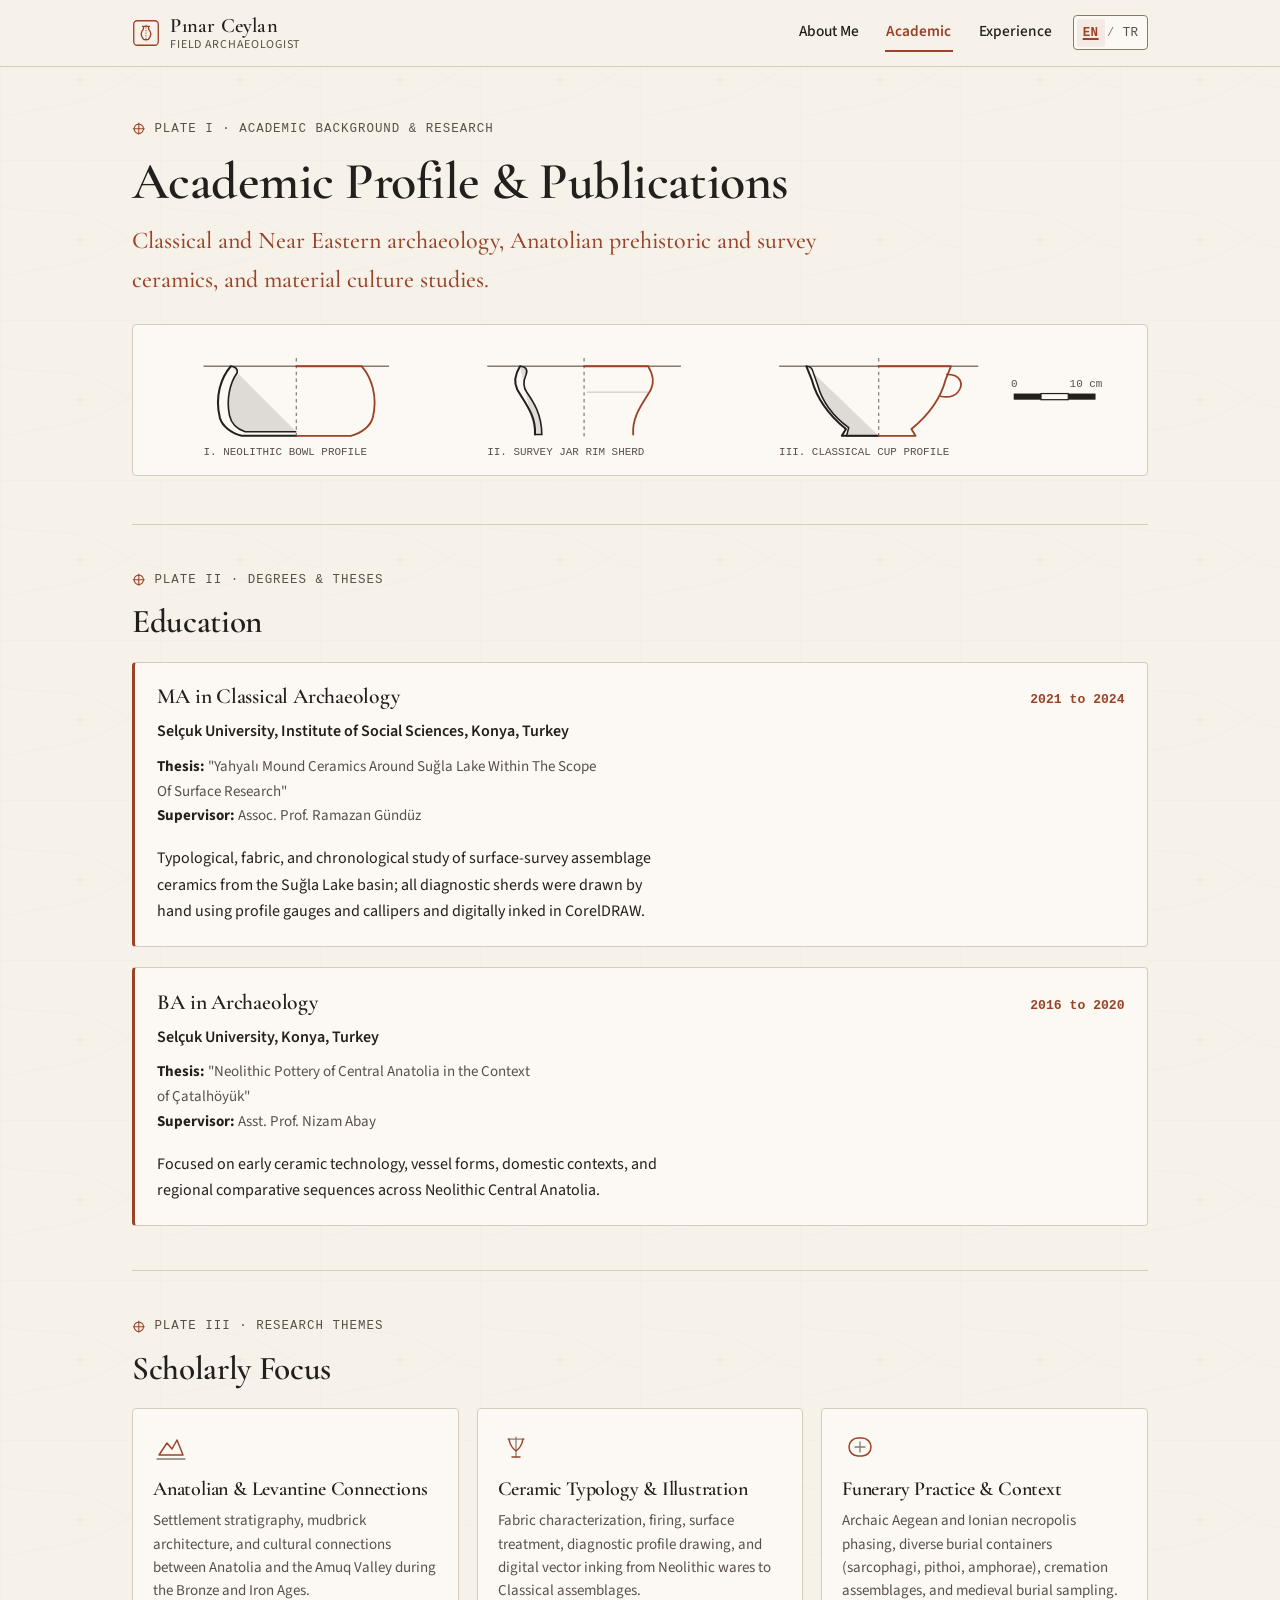
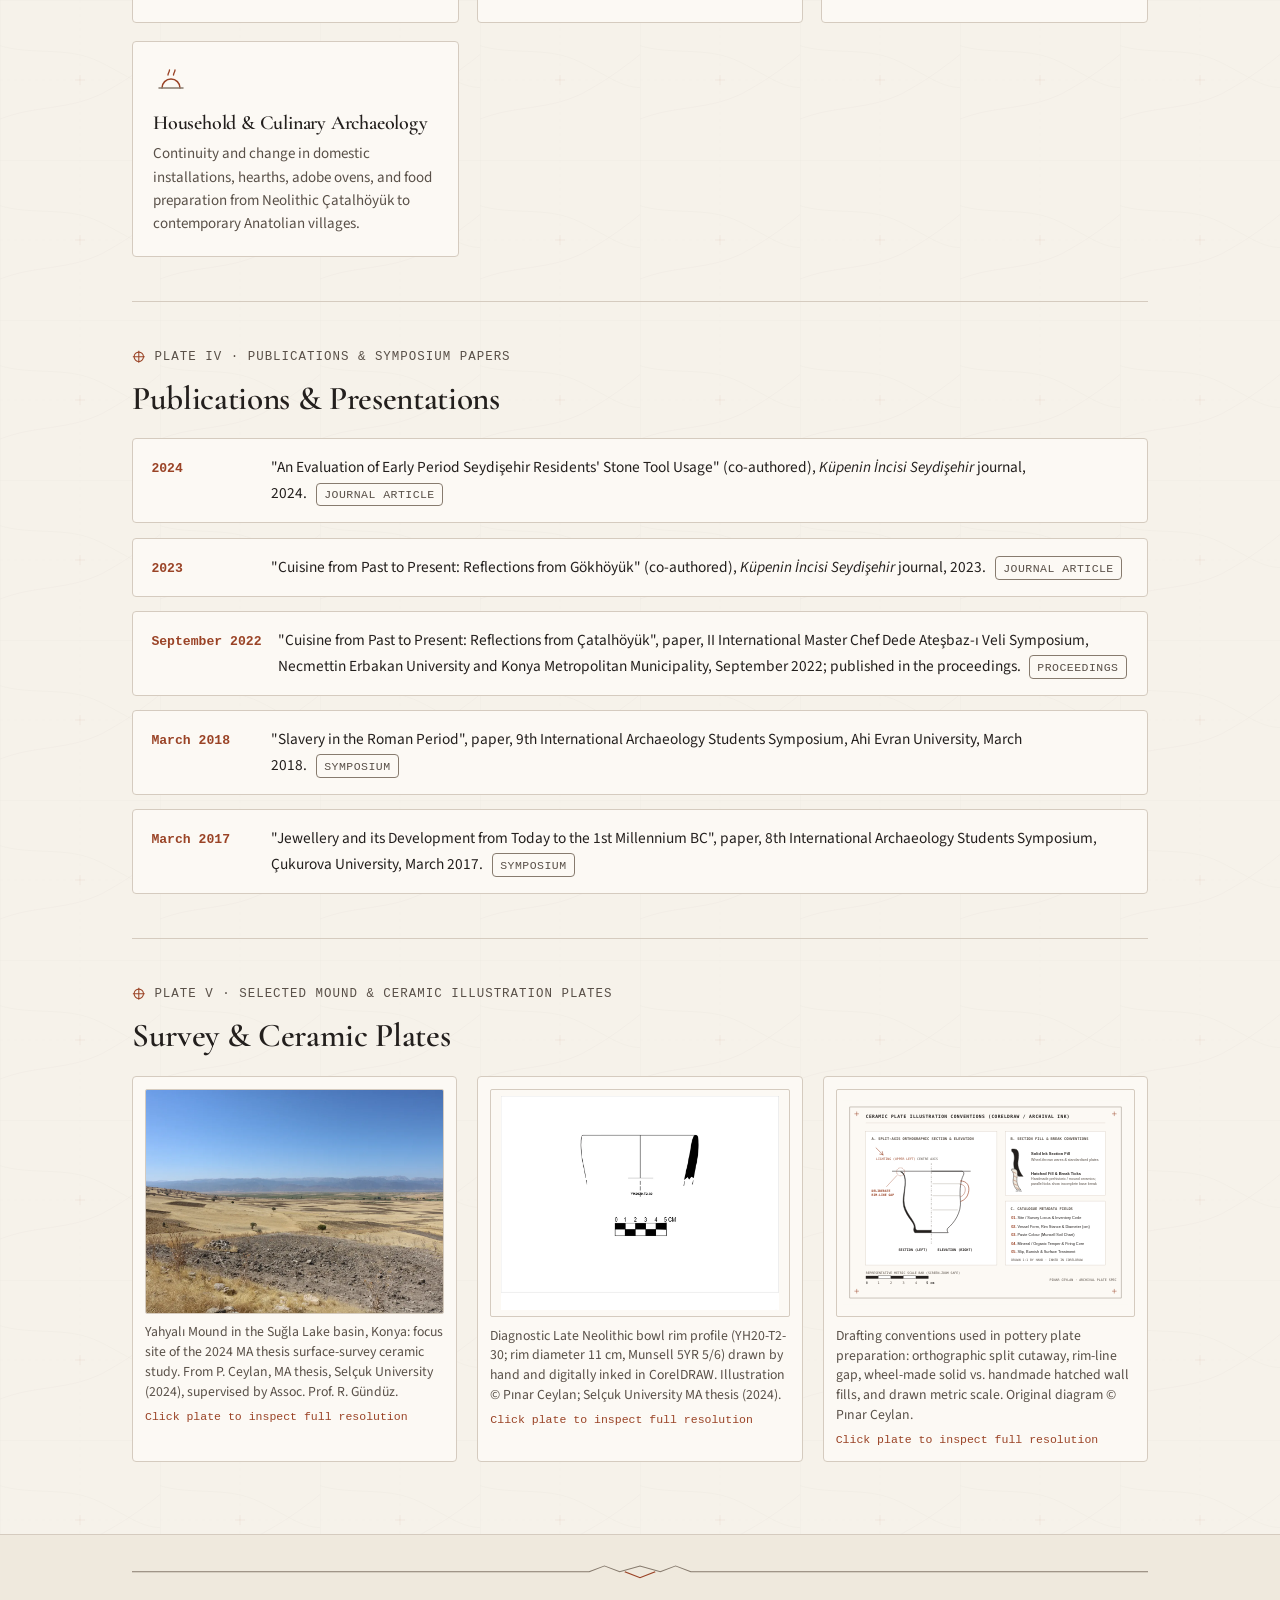
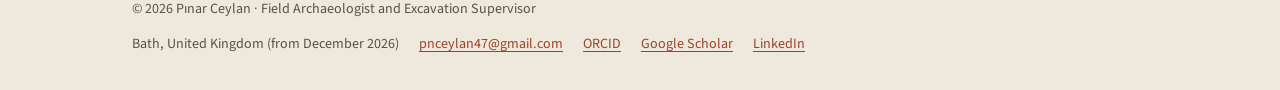
<file: academic.html>
<!DOCTYPE html>
<html lang="en">
<head>
  <meta charset="utf-8">
  <meta name="viewport" content="width=device-width, initial-scale=1">
  <meta name="color-scheme" content="light dark">
  <title>Academic | Pınar Ceylan</title>
  <meta name="description" content="Academic qualifications, MA and BA theses on Anatolian and survey ceramics, research themes, and publications of Pınar Ceylan.">
  <link rel="canonical" href="https://pinarceylan.com/academic.html">
  <link rel="alternate" hreflang="en" href="https://pinarceylan.com/academic.html">
  <link rel="alternate" hreflang="tr" href="https://pinarceylan.com/tr/academic.html">
  <link rel="alternate" hreflang="x-default" href="https://pinarceylan.com/academic.html">
  <meta property="og:type" content="website">
  <meta property="og:locale" content="en_GB">
  <meta property="og:title" content="Academic Profile &amp; Publications | Pınar Ceylan">
  <meta property="og:description" content="MA Classical Archaeology (Selçuk University), survey ceramic illustrations, research themes, and published papers by Pınar Ceylan.">
  <meta property="og:url" content="https://pinarceylan.com/academic.html">
  <link rel="icon" type="image/svg+xml" href="assets/favicon.svg">
  <link rel="preconnect" href="https://fonts.googleapis.com">
  <link rel="preconnect" href="https://fonts.gstatic.com" crossorigin>
  <link href="https://fonts.googleapis.com/css2?family=Cormorant+Garamond:ital,wght@0,500;0,600;0,700;1,500&family=Source+Sans+3:wght@400;500;600&display=swap" rel="stylesheet">
  <link rel="stylesheet" href="styles.css">
  <script type="module" src="script.js"></script>
</head>
<body>
  <a class="skip-link" href="#main-content">Skip to main content</a>

  <header class="site-header">
    <div class="header-inner container">
      <a class="site-brand" href="index.html">
        <svg class="brand-mark" viewBox="0 0 32 32" fill="none" aria-hidden="true" focusable="false">
          <rect x="2" y="2" width="28" height="28" rx="4" stroke="currentColor" stroke-width="1.5"/>
          <path d="M12 8.5h8M13 8.5c.4 1.7.4 2.9-.7 4.2-2 2.4-2 6-.4 8.5.7 1.1 1.3 1.8 1.5 2.3h5.2c.2-.5.8-1.2 1.5-2.3 1.6-2.5 1.6-6.1-.4-8.5-1.1-1.3-1.1-2.5-.7-4.2" stroke="currentColor" stroke-width="1.5" stroke-linecap="round" stroke-linejoin="round"/>
          <line x1="16" y1="6.5" x2="16" y2="25.5" stroke="currentColor" stroke-width="1" stroke-dasharray="1.5 1.5"/>
        </svg>
        <span class="brand-text">
          <span class="brand-name">Pınar Ceylan</span>
          <span class="brand-role">Field Archaeologist</span>
        </span>
      </a>

      <div class="header-controls">
        <nav class="site-nav" aria-label="Primary">
          <button
            class="menu-button"
            type="button"
            popovertarget="site-menu"
            popovertargetaction="toggle"
            aria-controls="site-menu"
          >
            <svg class="menu-icon" viewBox="0 0 24 24" fill="none" aria-hidden="true" focusable="false">
              <path d="M4 7h16M4 12h16M4 17h16" stroke="currentColor" stroke-width="1.75" stroke-linecap="round"/>
            </svg>
            <span>Menu</span>
          </button>

          <ul id="site-menu" class="site-menu" popover="auto">
            <li><a href="index.html">About Me</a></li>
            <li><a href="academic.html" aria-current="page">Academic</a></li>
            <li><a href="experience.html">Experience</a></li>
          </ul>
        </nav>

        <div class="lang-switch" role="group" aria-label="Language">
          <span class="lang-option is-active" aria-current="true" lang="en">EN</span>
          <span class="lang-sep" aria-hidden="true">/</span>
          <a class="lang-option" href="tr/academic.html" hreflang="tr" lang="tr" data-lang-link>TR<span class="visually-hidden"> (Türkçe)</span></a>
        </div>
      </div>
    </div>
  </header>

  <main id="main-content" class="container">
    <section class="plate-section" aria-labelledby="academic-heading">
      <div class="plate-eyebrow">
        <svg class="datum-crosshair" viewBox="0 0 16 16" fill="none" aria-hidden="true" focusable="false">
          <circle cx="8" cy="8" r="5.5" stroke="currentColor" stroke-width="1.25"/>
          <path d="M8 1v14M1 8h14" stroke="currentColor" stroke-width="1.25"/>
        </svg>
        <span>Plate I · Academic Background &amp; Research</span>
      </div>

      <h1 id="academic-heading">Academic Profile &amp; Publications</h1>
      <p class="lead-subtitle">Classical and Near Eastern archaeology, Anatolian prehistoric and survey ceramics, and material culture studies.</p>

      <div class="typology-strip">
        <svg viewBox="0 0 720 90" fill="none" xmlns="http://www.w3.org/2000/svg" aria-hidden="true" focusable="false">
          <!-- Profile 1: Neolithic Holemouth Bowl -->
          <g transform="translate(24 12)">
            <line x1="16" y1="8" x2="152" y2="8" stroke="var(--rule-strong)" stroke-width="1"/>
            <line x1="84" y1="2" x2="84" y2="62" stroke="var(--rule-strong)" stroke-width="0.9" stroke-dasharray="2.5 2.5"/>
            <path d="M36 8c-7 8-12 22-8 38 2 6 8 11 16 13h40" stroke="var(--ink-primary)" stroke-width="1.5" stroke-linecap="round"/>
            <path d="M36 8c3 0 5.5 2 4.5 5-5 7-8 19-5.5 31 1.2 5.5 5.5 10 11.5 12H84" fill="var(--ink-primary)" fill-opacity="0.14" stroke="var(--ink-primary)" stroke-width="1.2"/>
            <path d="M84 8h48c7 8 12 22 8 38-2 6-8 11-16 13H84" stroke="var(--accent)" stroke-width="1.35" stroke-linecap="round"/>
            <text x="16" y="73" fill="var(--ink-secondary)" font-family="monospace" font-size="8">I. NEOLITHIC BOWL PROFILE</text>
          </g>

          <!-- Profile 2: Prehistoric Mound Jar Rim -->
          <g transform="translate(232 12)">
            <line x1="16" y1="8" x2="158" y2="8" stroke="var(--rule-strong)" stroke-width="1"/>
            <line x1="87" y1="2" x2="87" y2="62" stroke="var(--rule-strong)" stroke-width="0.9" stroke-dasharray="2.5 2.5"/>
            <path d="M40 8c-3 5-5 11-2 17 5 9 14 19 13 33" stroke="var(--ink-primary)" stroke-width="1.5" stroke-linecap="round"/>
            <path d="M40 8c4 0 6 2.5 4.5 6-2 4.5-2.5 9 .5 13 4.5 6.5 11 16 11 31h-5" fill="var(--ink-primary)" fill-opacity="0.14" stroke="var(--ink-primary)" stroke-width="1.2"/>
            <path d="M87 8h47c3 5 5 11 2 17-5 9-14 19-13 33" stroke="var(--accent)" stroke-width="1.35" stroke-linecap="round"/>
            <line x1="89" y1="27" x2="134" y2="27" stroke="var(--rule-hairline)" stroke-width="0.9"/>
            <text x="16" y="73" fill="var(--ink-secondary)" font-family="monospace" font-size="8">II. SURVEY JAR RIM SHERD</text>
          </g>

          <!-- Profile 3: Archaic / Classical Skyphos Profile -->
          <g transform="translate(446 12)">
            <line x1="16" y1="8" x2="162" y2="8" stroke="var(--rule-strong)" stroke-width="1"/>
            <line x1="89" y1="2" x2="89" y2="62" stroke="var(--rule-strong)" stroke-width="0.9" stroke-dasharray="2.5 2.5"/>
            <path d="M36 8l4 10c4 15 14 27 25 36l-3 5h27" stroke="var(--ink-primary)" stroke-width="1.5" stroke-linecap="round" stroke-linejoin="round"/>
            <path d="M36 8c3 0 4.5 1.8 5 4.5l3 8.5c3.5 13 12 24 23 32l-1.5 6H89" fill="var(--ink-primary)" fill-opacity="0.14" stroke="var(--ink-primary)" stroke-width="1.15"/>
            <path d="M89 8h53l-4 10c-4 15-14 27-25 36l3 5H89" stroke="var(--accent)" stroke-width="1.35" stroke-linecap="round" stroke-linejoin="round"/>
            <path d="M139 14c10 0 13 7 8 13-3 3.5-8 4-13 3" stroke="var(--accent)" stroke-width="1.25" stroke-linecap="round"/>
            <text x="16" y="73" fill="var(--ink-secondary)" font-family="monospace" font-size="8">III. CLASSICAL CUP PROFILE</text>
          </g>

          <!-- Metric Scale Bar (0–10 cm) -->
          <g transform="translate(634 40)">
            <rect x="0" y="0" width="20" height="4.5" fill="var(--ink-primary)"/>
            <rect x="20" y="0" width="20" height="4.5" stroke="var(--ink-primary)" stroke-width="0.9"/>
            <rect x="40" y="0" width="20" height="4.5" fill="var(--ink-primary)"/>
            <text x="-2" y="-5" fill="var(--ink-secondary)" font-family="monospace" font-size="8">0</text>
            <text x="41" y="-5" fill="var(--ink-secondary)" font-family="monospace" font-size="8">10 cm</text>
          </g>
        </svg>
      </div>
    </section>

    <section class="plate-section" aria-labelledby="degrees-heading">
      <div class="plate-eyebrow">
        <svg class="datum-crosshair" viewBox="0 0 16 16" fill="none" aria-hidden="true" focusable="false">
          <circle cx="8" cy="8" r="5.5" stroke="currentColor" stroke-width="1.25"/>
          <path d="M8 1v14M1 8h14" stroke="currentColor" stroke-width="1.25"/>
        </svg>
        <span>Plate II · Degrees &amp; Theses</span>
      </div>

      <h2 id="degrees-heading">Education</h2>

      <div class="degree-list">
        <article class="degree-card">
          <div class="degree-head">
            <h3>MA in Classical Archaeology</h3>
            <span class="year-tag">2021 to 2024</span>
          </div>
          <p class="institution">Selçuk University, Institute of Social Sciences, Konya, Turkey</p>
          <p class="thesis-meta">
            <strong>Thesis:</strong> "Yahyalı Mound Ceramics Around Suğla Lake Within The Scope Of Surface Research"<br>
            <strong>Supervisor:</strong> Assoc. Prof. Ramazan Gündüz
          </p>
          <p>
            Typological, fabric, and chronological study of surface-survey assemblage ceramics from the Suğla Lake basin; all diagnostic sherds were drawn by hand using profile gauges and callipers and digitally inked in CorelDRAW.
          </p>
        </article>

        <article class="degree-card">
          <div class="degree-head">
            <h3>BA in Archaeology</h3>
            <span class="year-tag">2016 to 2020</span>
          </div>
          <p class="institution">Selçuk University, Konya, Turkey</p>
          <p class="thesis-meta">
            <strong>Thesis:</strong> "Neolithic Pottery of Central Anatolia in the Context of Çatalhöyük"<br>
            <strong>Supervisor:</strong> Asst. Prof. Nizam Abay
          </p>
          <p>
            Focused on early ceramic technology, vessel forms, domestic contexts, and regional comparative sequences across Neolithic Central Anatolia.
          </p>
        </article>
      </div>
    </section>

    <section class="plate-section" aria-labelledby="themes-heading">
      <div class="plate-eyebrow">
        <svg class="datum-crosshair" viewBox="0 0 16 16" fill="none" aria-hidden="true" focusable="false">
          <circle cx="8" cy="8" r="5.5" stroke="currentColor" stroke-width="1.25"/>
          <path d="M8 1v14M1 8h14" stroke="currentColor" stroke-width="1.25"/>
        </svg>
        <span>Plate III · Research Themes</span>
      </div>

      <h2 id="themes-heading">Scholarly Focus</h2>

      <div class="theme-grid">
        <article class="card">
          <svg class="card-icon" viewBox="0 0 36 36" fill="none" aria-hidden="true" focusable="false">
            <path d="M6 26L14 14l5 6 5-9 6 15H6Z" stroke="currentColor" stroke-width="1.5" stroke-linejoin="round"/>
            <path d="M4 30h28" stroke="var(--rule-strong)" stroke-width="1.3" stroke-linecap="round"/>
          </svg>
          <h3>Anatolian &amp; Levantine Connections</h3>
          <p>Settlement stratigraphy, mudbrick architecture, and cultural connections between Anatolia and the Amuq Valley during the Bronze and Iron Ages.</p>
        </article>

        <article class="card">
          <svg class="card-icon" viewBox="0 0 36 36" fill="none" aria-hidden="true" focusable="false">
            <path d="M10 10h16M18 8v20" stroke="var(--rule-strong)" stroke-width="1.25" stroke-linecap="round"/>
            <path d="M11 10c1 6 4 10 7 12 3-2 6-6 7-12" stroke="currentColor" stroke-width="1.5" stroke-linecap="round" stroke-linejoin="round"/>
            <path d="M14 28h8" stroke="currentColor" stroke-width="1.5" stroke-linecap="round"/>
          </svg>
          <h3>Ceramic Typology &amp; Illustration</h3>
          <p>Fabric characterization, firing, surface treatment, diagnostic profile drawing, and digital vector inking from Neolithic wares to Classical assemblages.</p>
        </article>

        <article class="card">
          <svg class="card-icon" viewBox="0 0 36 36" fill="none" aria-hidden="true" focusable="false">
            <rect x="7" y="9" width="22" height="18" rx="9" stroke="currentColor" stroke-width="1.5"/>
            <path d="M13 18h10M18 13v10" stroke="var(--rule-strong)" stroke-width="1.3" stroke-linecap="round"/>
          </svg>
          <h3>Funerary Practice &amp; Context</h3>
          <p>Archaic Aegean and Ionian necropolis phasing, diverse burial containers (sarcophagi, pithoi, amphorae), cremation assemblages, and medieval burial sampling.</p>
        </article>

        <article class="card">
          <svg class="card-icon" viewBox="0 0 36 36" fill="none" aria-hidden="true" focusable="false">
            <path d="M9 26c0-5 4-9 9-9s9 4 9 9" stroke="currentColor" stroke-width="1.5" stroke-linecap="round"/>
            <path d="M6 26h24" stroke="var(--rule-strong)" stroke-width="1.5" stroke-linecap="round"/>
            <path d="M15 13c0-2 1.5-3 1.5-5M20.5 13c0-2 1.5-3 1.5-5" stroke="currentColor" stroke-width="1.35" stroke-linecap="round"/>
          </svg>
          <h3>Household &amp; Culinary Archaeology</h3>
          <p>Continuity and change in domestic installations, hearths, adobe ovens, and food preparation from Neolithic Çatalhöyük to contemporary Anatolian villages.</p>
        </article>
      </div>
    </section>

    <section class="plate-section" aria-labelledby="publications-heading">
      <div class="plate-eyebrow">
        <svg class="datum-crosshair" viewBox="0 0 16 16" fill="none" aria-hidden="true" focusable="false">
          <circle cx="8" cy="8" r="5.5" stroke="currentColor" stroke-width="1.25"/>
          <path d="M8 1v14M1 8h14" stroke="currentColor" stroke-width="1.25"/>
        </svg>
        <span>Plate IV · Publications &amp; Symposium Papers</span>
      </div>

      <h2 id="publications-heading">Publications &amp; Presentations</h2>

      <ol class="bib-list">
        <li class="bib-item">
          <span class="bib-year">2024</span>
          <div class="bib-entry">
            "An Evaluation of Early Period Seydişehir Residents' Stone Tool Usage" (co-authored), <em>Küpenin İncisi Seydişehir</em> journal, 2024.
            <span class="bib-type">Journal Article</span>
          </div>
        </li>

        <li class="bib-item">
          <span class="bib-year">2023</span>
          <div class="bib-entry">
            "Cuisine from Past to Present: Reflections from Gökhöyük" (co-authored), <em>Küpenin İncisi Seydişehir</em> journal, 2023.
            <span class="bib-type">Journal Article</span>
          </div>
        </li>

        <li class="bib-item">
          <span class="bib-year">September 2022</span>
          <div class="bib-entry">
            "Cuisine from Past to Present: Reflections from Çatalhöyük", paper, II International Master Chef Dede Ateşbaz-ı Veli Symposium, Necmettin Erbakan University and Konya Metropolitan Municipality, September 2022; published in the proceedings.
            <span class="bib-type">Proceedings</span>
          </div>
        </li>

        <li class="bib-item">
          <span class="bib-year">March 2018</span>
          <div class="bib-entry">
            "Slavery in the Roman Period", paper, 9th International Archaeology Students Symposium, Ahi Evran University, March 2018.
            <span class="bib-type">Symposium</span>
          </div>
        </li>

        <li class="bib-item">
          <span class="bib-year">March 2017</span>
          <div class="bib-entry">
            "Jewellery and its Development from Today to the 1st Millennium BC", paper, 8th International Archaeology Students Symposium, Çukurova University, March 2017.
            <span class="bib-type">Symposium</span>
          </div>
        </li>
      </ol>
    </section>

    <section class="plate-section" aria-labelledby="academic-plates-heading">
      <div class="plate-eyebrow">
        <svg class="datum-crosshair" viewBox="0 0 16 16" fill="none" aria-hidden="true" focusable="false">
          <circle cx="8" cy="8" r="5.5" stroke="currentColor" stroke-width="1.25"/>
          <path d="M8 1v14M1 8h14" stroke="currentColor" stroke-width="1.25"/>
        </svg>
        <span>Plate V · Selected Mound &amp; Ceramic Illustration Plates</span>
      </div>

      <h2 id="academic-plates-heading">Survey &amp; Ceramic Plates</h2>

      <div class="plate-grid">
        <figure class="plate-figure">
          <button
            type="button"
            class="plate-trigger"
            data-lightbox-trigger
            aria-label="Enlarge Yahyalı Mound landscape plate"
          >
            <img
              src="assets/images/yahyali-mound-landscape.webp"
              alt="Wide landscape view of Yahyalı Mound and surrounding cultivated plain in the Suğla Lake basin"
              width="1200"
              height="800"
              loading="lazy"
              decoding="async"
            >
          </button>
          <figcaption>
            Yahyalı Mound in the Suğla Lake basin, Konya: focus site of the 2024 MA thesis surface-survey ceramic study. From P. Ceylan, MA thesis, Selçuk University (2024), supervised by Assoc. Prof. R. Gündüz.
            <span class="plate-hint">Click plate to inspect full resolution</span>
          </figcaption>
        </figure>

        <figure class="plate-figure plate-figure--drawing">
          <button
            type="button"
            class="plate-trigger"
            data-lightbox-trigger
            aria-label="Enlarge CorelDRAW ceramic profile drawing YH20-T2-30"
          >
            <img
              src="assets/images/yahyali-yh20-t2-30-profile.webp"
              alt="Digital ceramic profile drawing YH20-T2-30 showing rim stance, solid black wall section, and 5 cm scale bar"
              width="1000"
              height="769"
              loading="lazy"
              decoding="async"
            >
          </button>
          <figcaption>
            Diagnostic Late Neolithic bowl rim profile (YH20-T2-30; rim diameter 11 cm, Munsell 5YR 5/6) drawn by hand and digitally inked in CorelDRAW. Illustration &copy; Pınar Ceylan; Selçuk University MA thesis (2024).
            <span class="plate-hint">Click plate to inspect full resolution</span>
          </figcaption>
        </figure>

        <figure class="plate-figure plate-figure--drawing">
          <button
            type="button"
            class="plate-trigger"
            data-lightbox-trigger
            aria-label="Enlarge ceramic illustration convention diagram"
          >
            <img
              src="assets/images/ceramic-conventions-plate.svg"
              alt="Technical plate showing orthographic split-axis ceramic drawing conventions, deliberate rim-line gap, solid versus hatched section fills, and 5 cm metric scale bar"
              width="1000"
              height="720"
              loading="lazy"
              decoding="async"
            >
          </button>
          <figcaption>
            Drafting conventions used in pottery plate preparation: orthographic split cutaway, rim-line gap, wheel-made solid vs. handmade hatched wall fills, and drawn metric scale. Original diagram &copy; Pınar Ceylan.
            <span class="plate-hint">Click plate to inspect full resolution</span>
          </figcaption>
        </figure>
      </div>
    </section>
  </main>

  <dialog id="plate-lightbox" class="plate-lightbox" closedby="any" aria-labelledby="lightbox-title">
    <div class="lightbox-head">
      <h2 id="lightbox-title" class="lightbox-title">Archival Plate Inspection</h2>
      <form method="dialog">
        <button class="lightbox-close" value="close" autofocus>Close</button>
      </form>
    </div>
    <div class="lightbox-body">
      <div class="lightbox-stage">
        <img class="lightbox-img" alt="">
      </div>
      <p class="lightbox-caption"></p>
    </div>
  </dialog>

  <footer class="site-footer">
    <div class="container">
      <svg class="footer-motif" viewBox="0 0 800 18" preserveAspectRatio="none" fill="none" aria-hidden="true" focusable="false">
        <path d="M0 9h360l12-6 12 6 16-6 16 6 12-6 12 6h360" stroke="currentColor" stroke-width="1"/>
        <path d="M388 9l12 6 12-6" stroke="var(--accent)" stroke-width="1.15"/>
      </svg>
      <div class="footer-inner">
        <span>&copy; 2026 Pınar Ceylan · Field Archaeologist and Excavation Supervisor</span>
        <div class="footer-links">
          <span>Bath, United Kingdom (from December 2026)</span>
          <a href="mailto:pnceylan47@gmail.com">pnceylan47@gmail.com</a>
          <a href="https://orcid.org/0009-0004-3211-2258" target="_blank" rel="noopener">ORCID</a>
          <a href="https://scholar.google.com/citations?user=MINU76EAAAAJ&amp;hl=en" target="_blank" rel="noopener">Google Scholar</a>
          <a href="https://www.linkedin.com/in/p%C4%B1nar-ceylan-337835450/" target="_blank" rel="noopener">LinkedIn</a>
        </div>
      </div>
    </div>
  </footer>
</body>
</html>
</file>
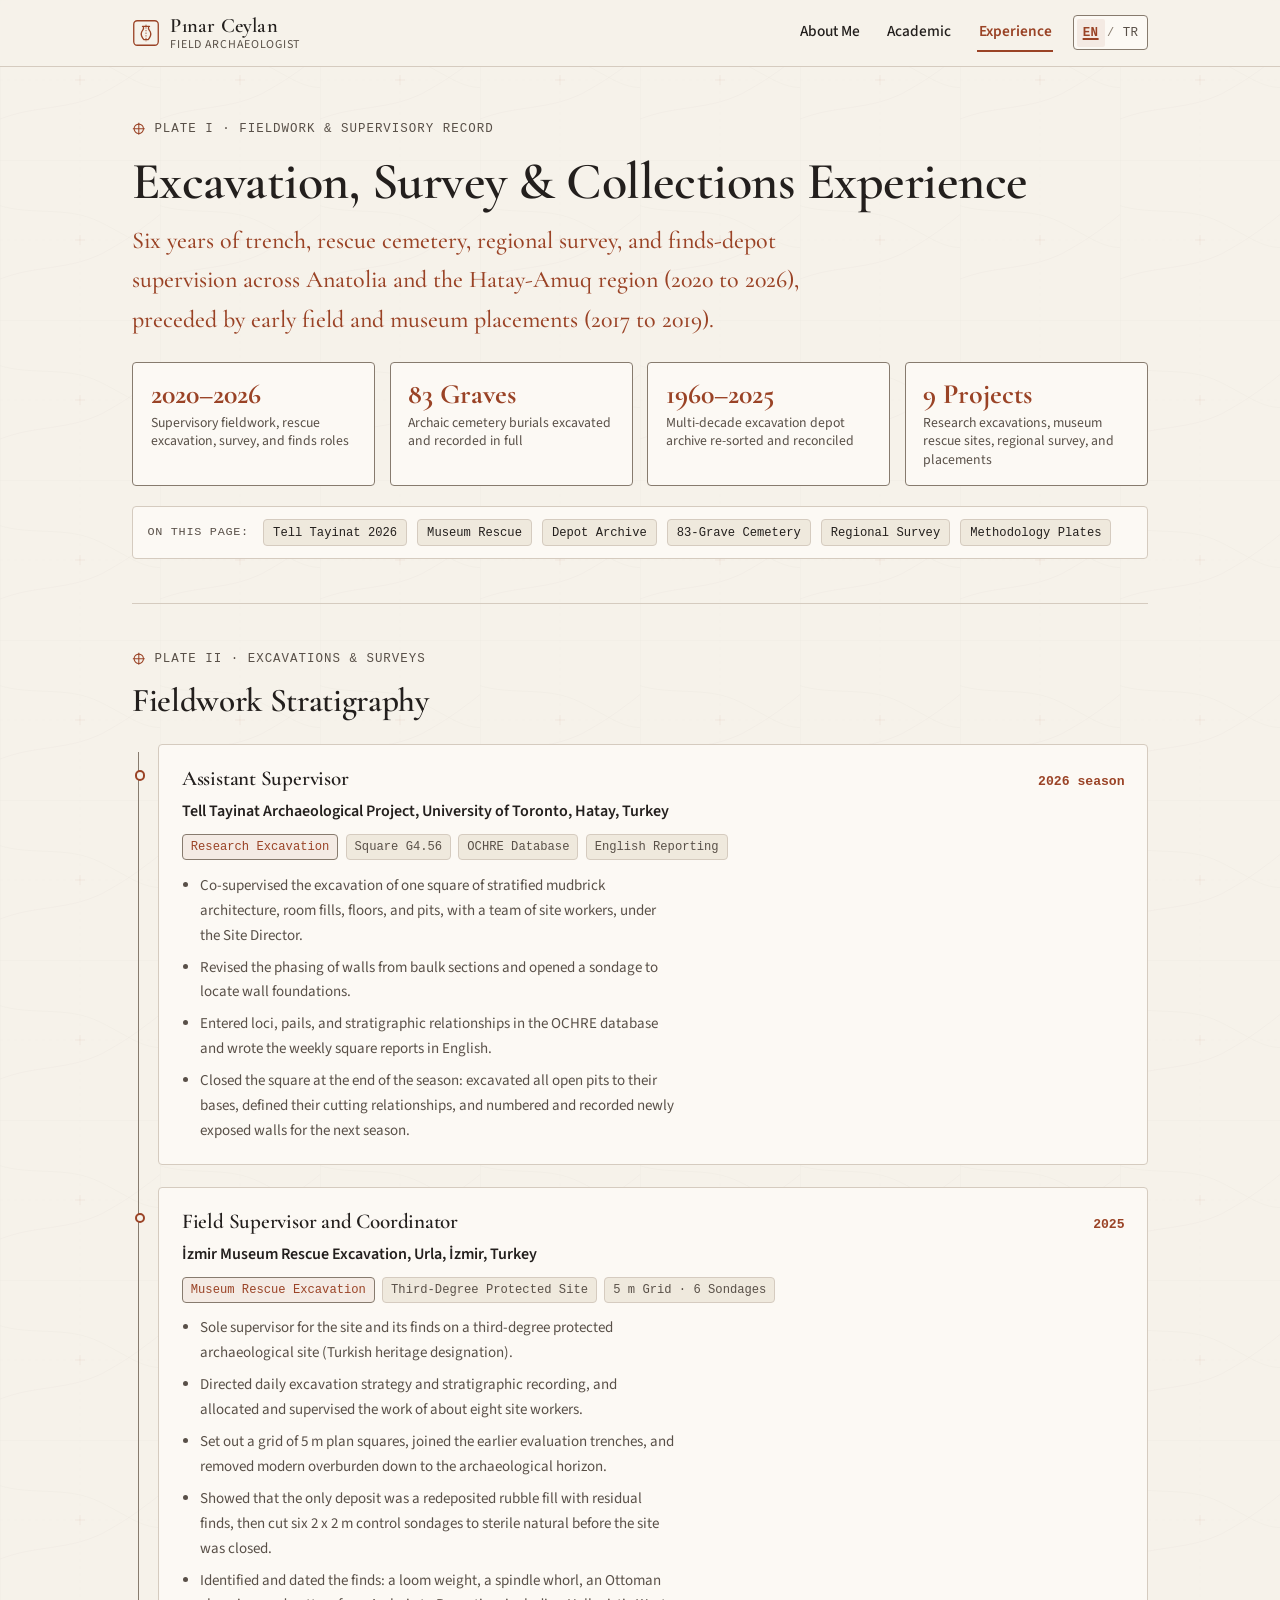
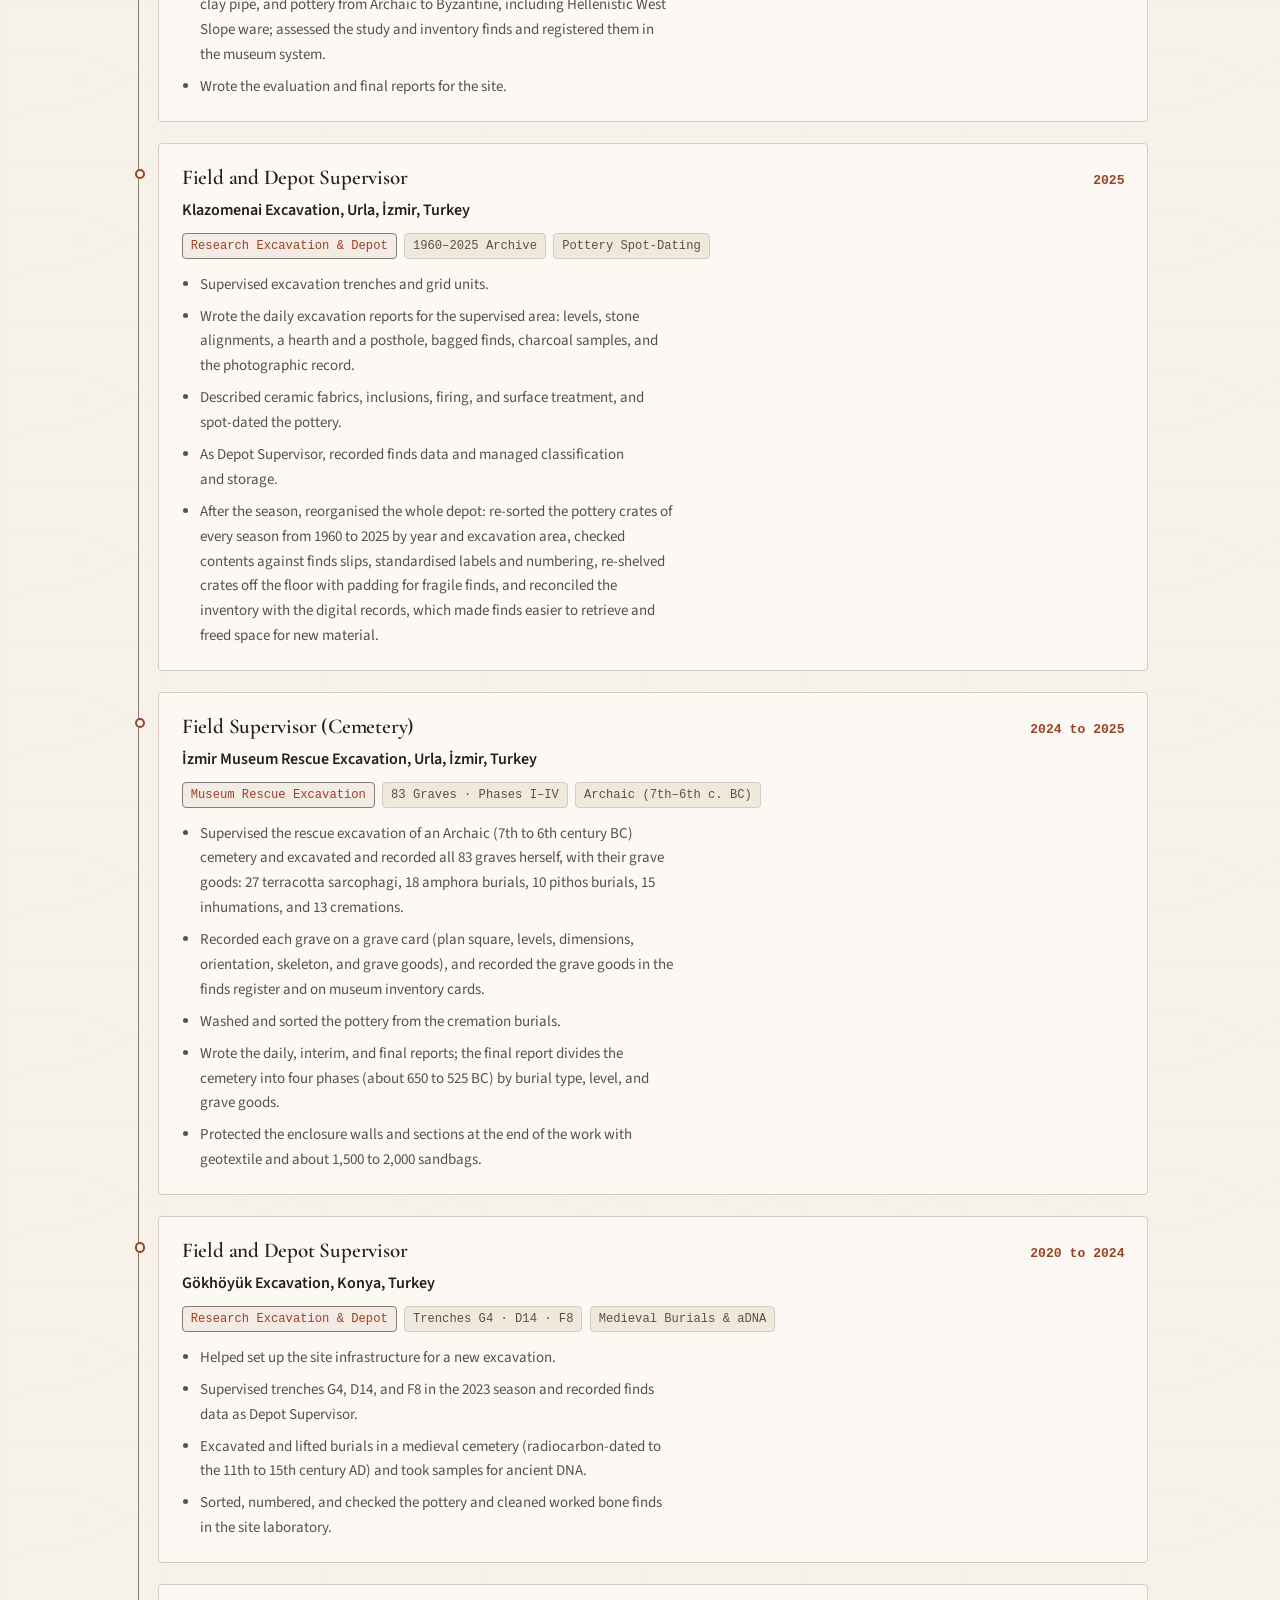
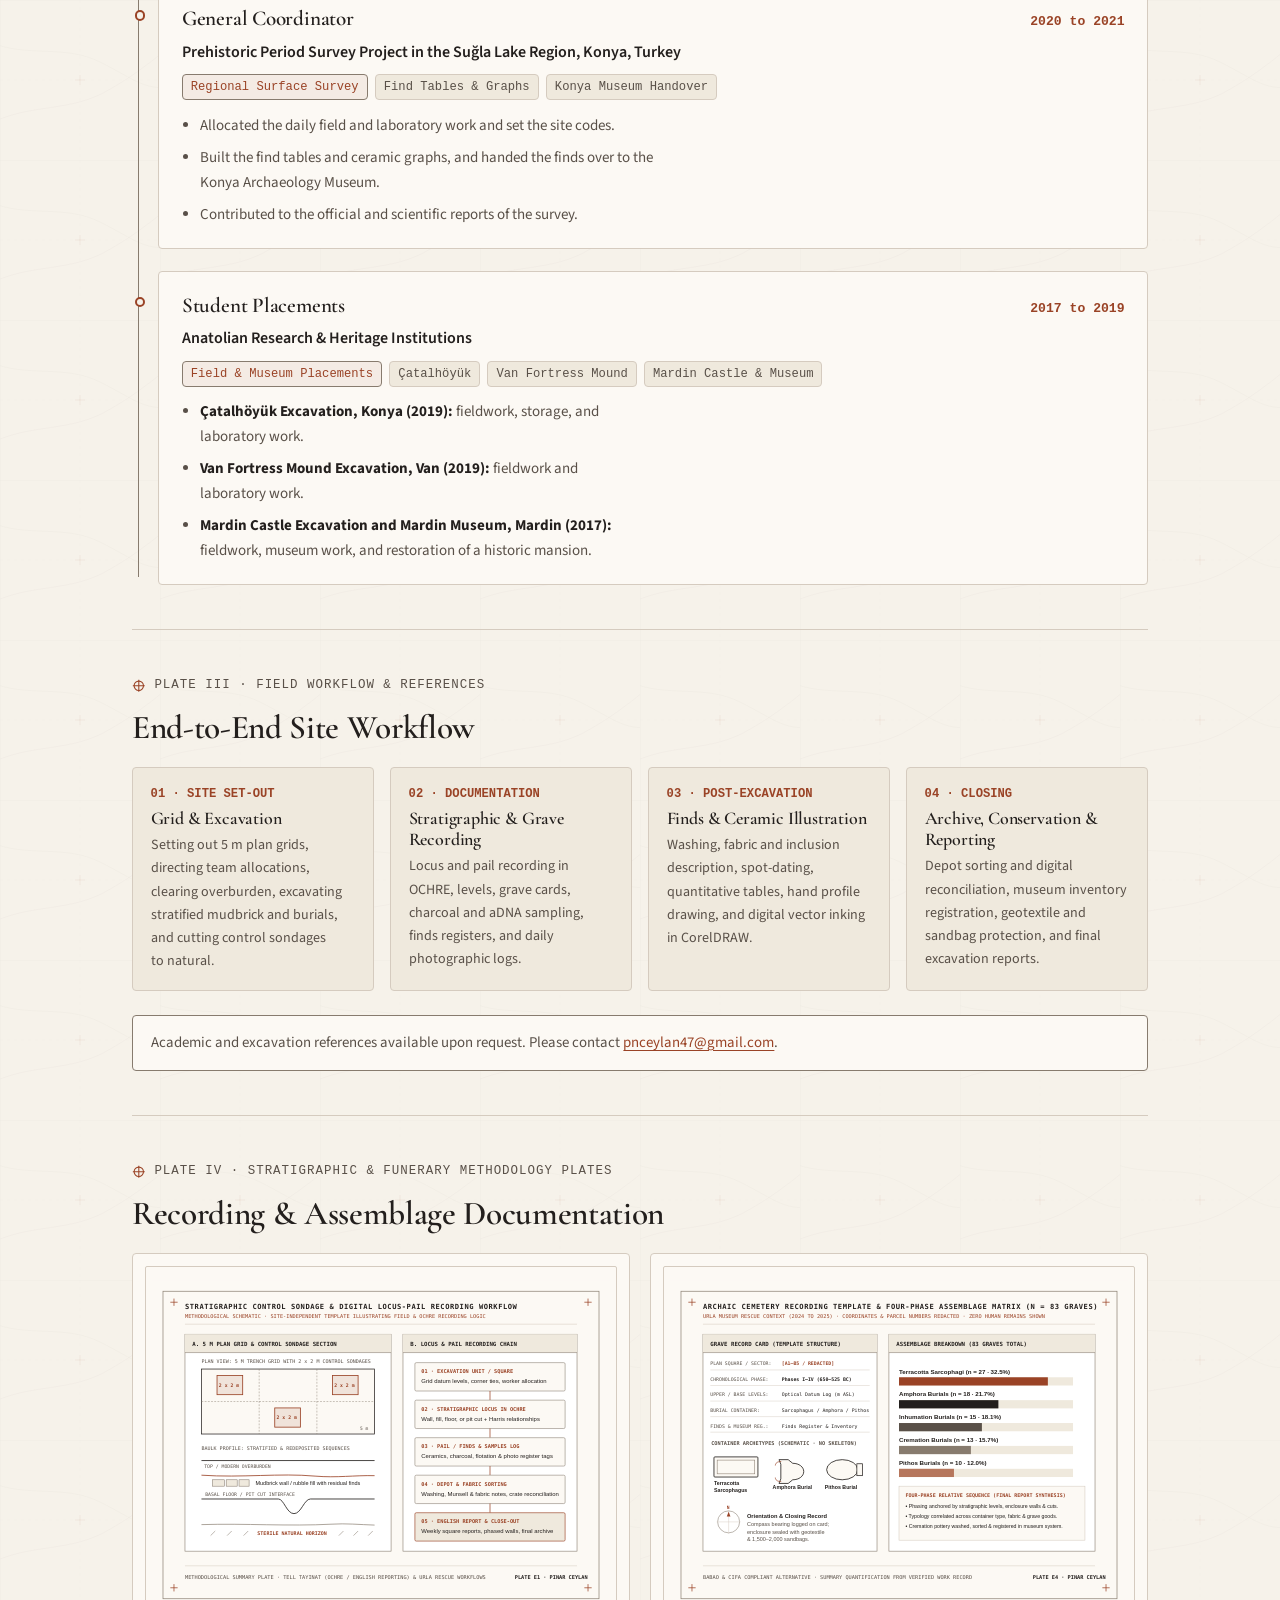
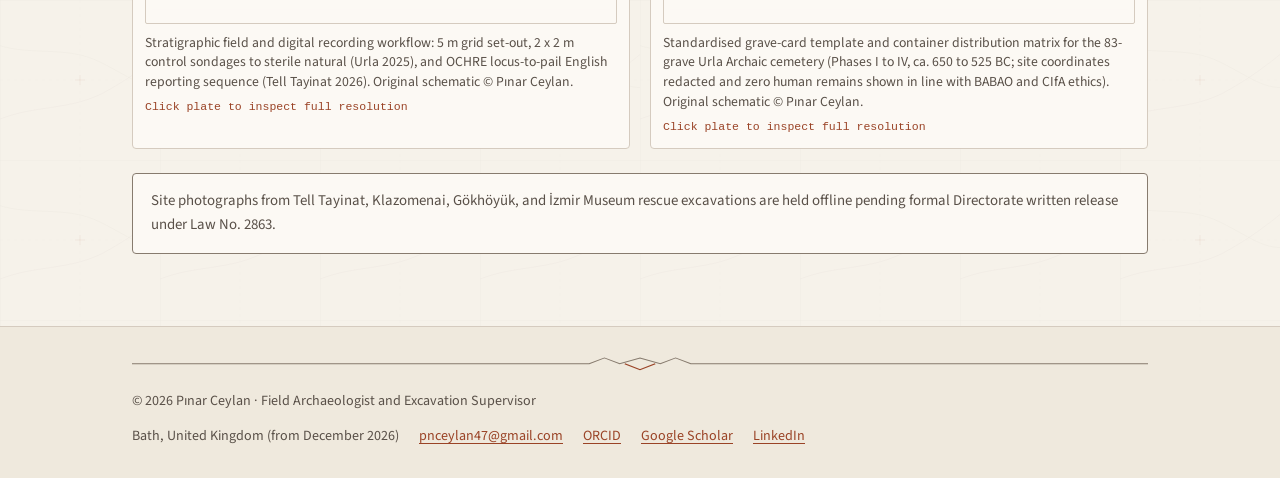
<file: experience.html>
<!DOCTYPE html>
<html lang="en">
<head>
  <meta charset="utf-8">
  <meta name="viewport" content="width=device-width, initial-scale=1">
  <meta name="color-scheme" content="light dark">
  <title>Experience | Pınar Ceylan</title>
  <meta name="description" content="Fieldwork, cemetery rescue excavation, regional surface survey, and depot supervision record of Pınar Ceylan (2017 to 2026).">
  <link rel="canonical" href="https://pinarceylan.com/experience.html">
  <link rel="alternate" hreflang="en" href="https://pinarceylan.com/experience.html">
  <link rel="alternate" hreflang="tr" href="https://pinarceylan.com/tr/experience.html">
  <link rel="alternate" hreflang="x-default" href="https://pinarceylan.com/experience.html">
  <meta property="og:type" content="website">
  <meta property="og:locale" content="en_GB">
  <meta property="og:title" content="Excavation, Survey &amp; Collections Experience | Pınar Ceylan">
  <meta property="og:description" content="Six years of supervisory fieldwork across Tell Tayinat (2026), Urla museum rescue sites (2024 to 2025), Klazomenai depot (1960 to 2025 archive), Gökhöyük, and Suğla Lake survey.">
  <meta property="og:url" content="https://pinarceylan.com/experience.html">
  <link rel="icon" type="image/svg+xml" href="assets/favicon.svg">
  <link rel="preconnect" href="https://fonts.googleapis.com">
  <link rel="preconnect" href="https://fonts.gstatic.com" crossorigin>
  <link href="https://fonts.googleapis.com/css2?family=Cormorant+Garamond:ital,wght@0,500;0,600;0,700;1,500&family=Source+Sans+3:wght@400;500;600&display=swap" rel="stylesheet">
  <link rel="stylesheet" href="styles.css">
  <script type="module" src="script.js"></script>
</head>
<body>
  <a class="skip-link" href="#main-content">Skip to main content</a>

  <header class="site-header">
    <div class="header-inner container">
      <a class="site-brand" href="index.html">
        <svg class="brand-mark" viewBox="0 0 32 32" fill="none" aria-hidden="true" focusable="false">
          <rect x="2" y="2" width="28" height="28" rx="4" stroke="currentColor" stroke-width="1.5"/>
          <path d="M12 8.5h8M13 8.5c.4 1.7.4 2.9-.7 4.2-2 2.4-2 6-.4 8.5.7 1.1 1.3 1.8 1.5 2.3h5.2c.2-.5.8-1.2 1.5-2.3 1.6-2.5 1.6-6.1-.4-8.5-1.1-1.3-1.1-2.5-.7-4.2" stroke="currentColor" stroke-width="1.5" stroke-linecap="round" stroke-linejoin="round"/>
          <line x1="16" y1="6.5" x2="16" y2="25.5" stroke="currentColor" stroke-width="1" stroke-dasharray="1.5 1.5"/>
        </svg>
        <span class="brand-text">
          <span class="brand-name">Pınar Ceylan</span>
          <span class="brand-role">Field Archaeologist</span>
        </span>
      </a>

      <div class="header-controls">
        <nav class="site-nav" aria-label="Primary">
          <button
            class="menu-button"
            type="button"
            popovertarget="site-menu"
            popovertargetaction="toggle"
            aria-controls="site-menu"
          >
            <svg class="menu-icon" viewBox="0 0 24 24" fill="none" aria-hidden="true" focusable="false">
              <path d="M4 7h16M4 12h16M4 17h16" stroke="currentColor" stroke-width="1.75" stroke-linecap="round"/>
            </svg>
            <span>Menu</span>
          </button>

          <ul id="site-menu" class="site-menu" popover="auto">
            <li><a href="index.html">About Me</a></li>
            <li><a href="academic.html">Academic</a></li>
            <li><a href="experience.html" aria-current="page">Experience</a></li>
          </ul>
        </nav>

        <div class="lang-switch" role="group" aria-label="Language">
          <span class="lang-option is-active" aria-current="true" lang="en">EN</span>
          <span class="lang-sep" aria-hidden="true">/</span>
          <a class="lang-option" href="tr/experience.html" hreflang="tr" lang="tr" data-lang-link>TR<span class="visually-hidden"> (Türkçe)</span></a>
        </div>
      </div>
    </div>
  </header>

  <main id="main-content" class="container">
    <section class="plate-section" aria-labelledby="experience-heading">
      <div class="plate-eyebrow">
        <svg class="datum-crosshair" viewBox="0 0 16 16" fill="none" aria-hidden="true" focusable="false">
          <circle cx="8" cy="8" r="5.5" stroke="currentColor" stroke-width="1.25"/>
          <path d="M8 1v14M1 8h14" stroke="currentColor" stroke-width="1.25"/>
        </svg>
        <span>Plate I · Fieldwork &amp; Supervisory Record</span>
      </div>

      <h1 id="experience-heading">Excavation, Survey &amp; Collections Experience</h1>
      <p class="lead-subtitle">Six years of trench, rescue cemetery, regional survey, and finds-depot supervision across Anatolia and the Hatay-Amuq region (2020 to 2026), preceded by early field and museum placements (2017 to 2019).</p>

      <div class="metrics-grid">
        <div class="metric-box">
          <span class="metric-value">2020–2026</span>
          <span class="metric-label">Supervisory fieldwork, rescue excavation, survey, and finds roles</span>
        </div>
        <div class="metric-box">
          <span class="metric-value">83 Graves</span>
          <span class="metric-label">Archaic cemetery burials excavated and recorded in full</span>
        </div>
        <div class="metric-box">
          <span class="metric-value">1960–2025</span>
          <span class="metric-label">Multi-decade excavation depot archive re-sorted and reconciled</span>
        </div>
        <div class="metric-box">
          <span class="metric-value">9 Projects</span>
          <span class="metric-label">Research excavations, museum rescue sites, regional survey, and placements</span>
        </div>
      </div>

      <nav class="jump-strip" aria-label="On this page">
        <span class="jump-label">On this page:</span>
        <a class="jump-link" href="#tell-tayinat">Tell Tayinat 2026</a>
        <a class="jump-link" href="#urla-rescue">Museum Rescue</a>
        <a class="jump-link" href="#klazomenai">Depot Archive</a>
        <a class="jump-link" href="#urla-cemetery">83-Grave Cemetery</a>
        <a class="jump-link" href="#sugla-survey">Regional Survey</a>
        <a class="jump-link" href="#field-plates-heading">Methodology Plates</a>
      </nav>
    </section>

    <section class="plate-section" aria-labelledby="timeline-heading">
      <div class="plate-eyebrow">
        <svg class="datum-crosshair" viewBox="0 0 16 16" fill="none" aria-hidden="true" focusable="false">
          <circle cx="8" cy="8" r="5.5" stroke="currentColor" stroke-width="1.25"/>
          <path d="M8 1v14M1 8h14" stroke="currentColor" stroke-width="1.25"/>
        </svg>
        <span>Plate II · Excavations &amp; Surveys</span>
      </div>

      <h2 id="timeline-heading">Fieldwork Stratigraphy</h2>

      <div class="timeline">
        <article id="tell-tayinat" class="timeline-item">
          <div class="timeline-head">
            <h3>Assistant Supervisor</h3>
            <span class="year-tag">2026 season</span>
          </div>
          <p class="timeline-org">Tell Tayinat Archaeological Project, University of Toronto, Hatay, Turkey</p>
          <div class="tag-row">
            <span class="code-tag code-tag--accent">Research Excavation</span>
            <span class="code-tag">Square G4.56</span>
            <span class="code-tag">OCHRE Database</span>
            <span class="code-tag">English Reporting</span>
          </div>
          <ul class="bullet-list">
            <li>Co-supervised the excavation of one square of stratified mudbrick architecture, room fills, floors, and pits, with a team of site workers, under the Site Director.</li>
            <li>Revised the phasing of walls from baulk sections and opened a sondage to locate wall foundations.</li>
            <li>Entered loci, pails, and stratigraphic relationships in the OCHRE database and wrote the weekly square reports in English.</li>
            <li>Closed the square at the end of the season: excavated all open pits to their bases, defined their cutting relationships, and numbered and recorded newly exposed walls for the next season.</li>
          </ul>
        </article>

        <article id="urla-rescue" class="timeline-item">
          <div class="timeline-head">
            <h3>Field Supervisor and Coordinator</h3>
            <span class="year-tag">2025</span>
          </div>
          <p class="timeline-org">İzmir Museum Rescue Excavation, Urla, İzmir, Turkey</p>
          <div class="tag-row">
            <span class="code-tag code-tag--accent">Museum Rescue Excavation</span>
            <span class="code-tag">Third-Degree Protected Site</span>
            <span class="code-tag">5 m Grid · 6 Sondages</span>
          </div>
          <ul class="bullet-list">
            <li>Sole supervisor for the site and its finds on a third-degree protected archaeological site (Turkish heritage designation).</li>
            <li>Directed daily excavation strategy and stratigraphic recording, and allocated and supervised the work of about eight site workers.</li>
            <li>Set out a grid of 5 m plan squares, joined the earlier evaluation trenches, and removed modern overburden down to the archaeological horizon.</li>
            <li>Showed that the only deposit was a redeposited rubble fill with residual finds, then cut six 2 x 2 m control sondages to sterile natural before the site was closed.</li>
            <li>Identified and dated the finds: a loom weight, a spindle whorl, an Ottoman clay pipe, and pottery from Archaic to Byzantine, including Hellenistic West Slope ware; assessed the study and inventory finds and registered them in the museum system.</li>
            <li>Wrote the evaluation and final reports for the site.</li>
          </ul>
        </article>

        <article id="klazomenai" class="timeline-item">
          <div class="timeline-head">
            <h3>Field and Depot Supervisor</h3>
            <span class="year-tag">2025</span>
          </div>
          <p class="timeline-org">Klazomenai Excavation, Urla, İzmir, Turkey</p>
          <div class="tag-row">
            <span class="code-tag code-tag--accent">Research Excavation &amp; Depot</span>
            <span class="code-tag">1960–2025 Archive</span>
            <span class="code-tag">Pottery Spot-Dating</span>
          </div>
          <ul class="bullet-list">
            <li>Supervised excavation trenches and grid units.</li>
            <li>Wrote the daily excavation reports for the supervised area: levels, stone alignments, a hearth and a posthole, bagged finds, charcoal samples, and the photographic record.</li>
            <li>Described ceramic fabrics, inclusions, firing, and surface treatment, and spot-dated the pottery.</li>
            <li>As Depot Supervisor, recorded finds data and managed classification and storage.</li>
            <li>After the season, reorganised the whole depot: re-sorted the pottery crates of every season from 1960 to 2025 by year and excavation area, checked contents against finds slips, standardised labels and numbering, re-shelved crates off the floor with padding for fragile finds, and reconciled the inventory with the digital records, which made finds easier to retrieve and freed space for new material.</li>
          </ul>
        </article>

        <article id="urla-cemetery" class="timeline-item">
          <div class="timeline-head">
            <h3>Field Supervisor (Cemetery)</h3>
            <span class="year-tag">2024 to 2025</span>
          </div>
          <p class="timeline-org">İzmir Museum Rescue Excavation, Urla, İzmir, Turkey</p>
          <div class="tag-row">
            <span class="code-tag code-tag--accent">Museum Rescue Excavation</span>
            <span class="code-tag">83 Graves · Phases I–IV</span>
            <span class="code-tag">Archaic (7th–6th c. BC)</span>
          </div>
          <ul class="bullet-list">
            <li>Supervised the rescue excavation of an Archaic (7th to 6th century BC) cemetery and excavated and recorded all 83 graves herself, with their grave goods: 27 terracotta sarcophagi, 18 amphora burials, 10 pithos burials, 15 inhumations, and 13 cremations.</li>
            <li>Recorded each grave on a grave card (plan square, levels, dimensions, orientation, skeleton, and grave goods), and recorded the grave goods in the finds register and on museum inventory cards.</li>
            <li>Washed and sorted the pottery from the cremation burials.</li>
            <li>Wrote the daily, interim, and final reports; the final report divides the cemetery into four phases (about 650 to 525 BC) by burial type, level, and grave goods.</li>
            <li>Protected the enclosure walls and sections at the end of the work with geotextile and about 1,500 to 2,000 sandbags.</li>
          </ul>
        </article>

        <article class="timeline-item">
          <div class="timeline-head">
            <h3>Field and Depot Supervisor</h3>
            <span class="year-tag">2020 to 2024</span>
          </div>
          <p class="timeline-org">Gökhöyük Excavation, Konya, Turkey</p>
          <div class="tag-row">
            <span class="code-tag code-tag--accent">Research Excavation &amp; Depot</span>
            <span class="code-tag">Trenches G4 · D14 · F8</span>
            <span class="code-tag">Medieval Burials &amp; aDNA</span>
          </div>
          <ul class="bullet-list">
            <li>Helped set up the site infrastructure for a new excavation.</li>
            <li>Supervised trenches G4, D14, and F8 in the 2023 season and recorded finds data as Depot Supervisor.</li>
            <li>Excavated and lifted burials in a medieval cemetery (radiocarbon-dated to the 11th to 15th century AD) and took samples for ancient DNA.</li>
            <li>Sorted, numbered, and checked the pottery and cleaned worked bone finds in the site laboratory.</li>
          </ul>
        </article>

        <article id="sugla-survey" class="timeline-item">
          <div class="timeline-head">
            <h3>General Coordinator</h3>
            <span class="year-tag">2020 to 2021</span>
          </div>
          <p class="timeline-org">Prehistoric Period Survey Project in the Suğla Lake Region, Konya, Turkey</p>
          <div class="tag-row">
            <span class="code-tag code-tag--accent">Regional Surface Survey</span>
            <span class="code-tag">Find Tables &amp; Graphs</span>
            <span class="code-tag">Konya Museum Handover</span>
          </div>
          <ul class="bullet-list">
            <li>Allocated the daily field and laboratory work and set the site codes.</li>
            <li>Built the find tables and ceramic graphs, and handed the finds over to the Konya Archaeology Museum.</li>
            <li>Contributed to the official and scientific reports of the survey.</li>
          </ul>
        </article>

        <article class="timeline-item">
          <div class="timeline-head">
            <h3>Student Placements</h3>
            <span class="year-tag">2017 to 2019</span>
          </div>
          <p class="timeline-org">Anatolian Research &amp; Heritage Institutions</p>
          <div class="tag-row">
            <span class="code-tag code-tag--accent">Field &amp; Museum Placements</span>
            <span class="code-tag">Çatalhöyük</span>
            <span class="code-tag">Van Fortress Mound</span>
            <span class="code-tag">Mardin Castle &amp; Museum</span>
          </div>
          <ul class="bullet-list">
            <li><strong>Çatalhöyük Excavation, Konya (2019):</strong> fieldwork, storage, and laboratory work.</li>
            <li><strong>Van Fortress Mound Excavation, Van (2019):</strong> fieldwork and laboratory work.</li>
            <li><strong>Mardin Castle Excavation and Mardin Museum, Mardin (2017):</strong> fieldwork, museum work, and restoration of a historic mansion.</li>
          </ul>
        </article>
      </div>
    </section>

    <section class="plate-section" aria-labelledby="workflow-heading">
      <div class="plate-eyebrow">
        <svg class="datum-crosshair" viewBox="0 0 16 16" fill="none" aria-hidden="true" focusable="false">
          <circle cx="8" cy="8" r="5.5" stroke="currentColor" stroke-width="1.25"/>
          <path d="M8 1v14M1 8h14" stroke="currentColor" stroke-width="1.25"/>
        </svg>
        <span>Plate III · Field Workflow &amp; References</span>
      </div>

      <h2 id="workflow-heading">End-to-End Site Workflow</h2>

      <div class="workflow-grid">
        <div class="workflow-step">
          <span class="step-num">01 · SITE SET-OUT</span>
          <h3>Grid &amp; Excavation</h3>
          <p>Setting out 5 m plan grids, directing team allocations, clearing overburden, excavating stratified mudbrick and burials, and cutting control sondages to natural.</p>
        </div>

        <div class="workflow-step">
          <span class="step-num">02 · DOCUMENTATION</span>
          <h3>Stratigraphic &amp; Grave Recording</h3>
          <p>Locus and pail recording in OCHRE, levels, grave cards, charcoal and aDNA sampling, finds registers, and daily photographic logs.</p>
        </div>

        <div class="workflow-step">
          <span class="step-num">03 · POST-EXCAVATION</span>
          <h3>Finds &amp; Ceramic Illustration</h3>
          <p>Washing, fabric and inclusion description, spot-dating, quantitative tables, hand profile drawing, and digital vector inking in CorelDRAW.</p>
        </div>

        <div class="workflow-step">
          <span class="step-num">04 · CLOSING</span>
          <h3>Archive, Conservation &amp; Reporting</h3>
          <p>Depot sorting and digital reconciliation, museum inventory registration, geotextile and sandbag protection, and final excavation reports.</p>
        </div>
      </div>

      <div class="references-note">
        Academic and excavation references available upon request. Please contact <a href="mailto:pnceylan47@gmail.com">pnceylan47@gmail.com</a>.
      </div>
    </section>

    <section class="plate-section" aria-labelledby="field-plates-heading">
      <div class="plate-eyebrow">
        <svg class="datum-crosshair" viewBox="0 0 16 16" fill="none" aria-hidden="true" focusable="false">
          <circle cx="8" cy="8" r="5.5" stroke="currentColor" stroke-width="1.25"/>
          <path d="M8 1v14M1 8h14" stroke="currentColor" stroke-width="1.25"/>
        </svg>
        <span>Plate IV · Stratigraphic &amp; Funerary Methodology Plates</span>
      </div>

      <h2 id="field-plates-heading">Recording &amp; Assemblage Documentation</h2>

      <div class="plate-grid">
        <figure class="plate-figure plate-figure--drawing">
          <button
            type="button"
            class="plate-trigger"
            data-lightbox-trigger
            aria-label="Enlarge stratigraphic control sondage and OCHRE recording workflow plate"
          >
            <img
              src="assets/images/stratigraphic-ochre-workflow.svg"
              alt="Technical schematic showing 5 m plan grid with 2 by 2 m control sondages down to sterile natural alongside the OCHRE locus and pail digital recording workflow"
              width="1000"
              height="720"
              loading="lazy"
              decoding="async"
            >
          </button>
          <figcaption>
            Stratigraphic field and digital recording workflow: 5 m grid set-out, 2 x 2 m control sondages to sterile natural (Urla 2025), and OCHRE locus-to-pail English reporting sequence (Tell Tayinat 2026). Original schematic &copy; Pınar Ceylan.
            <span class="plate-hint">Click plate to inspect full resolution</span>
          </figcaption>
        </figure>

        <figure class="plate-figure plate-figure--drawing">
          <button
            type="button"
            class="plate-trigger"
            data-lightbox-trigger
            aria-label="Enlarge Archaic cemetery grave recording template and four-phase assemblage matrix"
          >
            <img
              src="assets/images/urla-grave-card-matrix.svg"
              alt="Redacted grave recording card template and four-phase Archaic cemetery assemblage distribution chart showing 27 sarcophagi, 18 amphorae, 15 inhumations, 13 cremations, and 10 pithoi with zero human remains depicted"
              width="1000"
              height="720"
              loading="lazy"
              decoding="async"
            >
          </button>
          <figcaption>
            Standardised grave-card template and container distribution matrix for the 83-grave Urla Archaic cemetery (Phases I to IV, ca. 650 to 525 BC; site coordinates redacted and zero human remains shown in line with BABAO and CIfA ethics). Original schematic &copy; Pınar Ceylan.
            <span class="plate-hint">Click plate to inspect full resolution</span>
          </figcaption>
        </figure>
      </div>

      <div class="references-note">
        Site photographs from Tell Tayinat, Klazomenai, Gökhöyük, and İzmir Museum rescue excavations are held offline pending formal Directorate written release under Law No. 2863.
      </div>
    </section>
  </main>

  <dialog id="plate-lightbox" class="plate-lightbox" closedby="any" aria-labelledby="lightbox-title">
    <div class="lightbox-head">
      <h2 id="lightbox-title" class="lightbox-title">Archival Plate Inspection</h2>
      <form method="dialog">
        <button class="lightbox-close" value="close" autofocus>Close</button>
      </form>
    </div>
    <div class="lightbox-body">
      <div class="lightbox-stage">
        <img class="lightbox-img" alt="">
      </div>
      <p class="lightbox-caption"></p>
    </div>
  </dialog>

  <footer class="site-footer">
    <div class="container">
      <svg class="footer-motif" viewBox="0 0 800 18" preserveAspectRatio="none" fill="none" aria-hidden="true" focusable="false">
        <path d="M0 9h360l12-6 12 6 16-6 16 6 12-6 12 6h360" stroke="currentColor" stroke-width="1"/>
        <path d="M388 9l12 6 12-6" stroke="var(--accent)" stroke-width="1.15"/>
      </svg>
      <div class="footer-inner">
        <span>&copy; 2026 Pınar Ceylan · Field Archaeologist and Excavation Supervisor</span>
        <div class="footer-links">
          <span>Bath, United Kingdom (from December 2026)</span>
          <a href="mailto:pnceylan47@gmail.com">pnceylan47@gmail.com</a>
          <a href="https://orcid.org/0009-0004-3211-2258" target="_blank" rel="noopener">ORCID</a>
          <a href="https://scholar.google.com/citations?user=MINU76EAAAAJ&amp;hl=en" target="_blank" rel="noopener">Google Scholar</a>
          <a href="https://www.linkedin.com/in/p%C4%B1nar-ceylan-337835450/" target="_blank" rel="noopener">LinkedIn</a>
        </div>
      </div>
    </div>
  </footer>
</body>
</html>
</file>
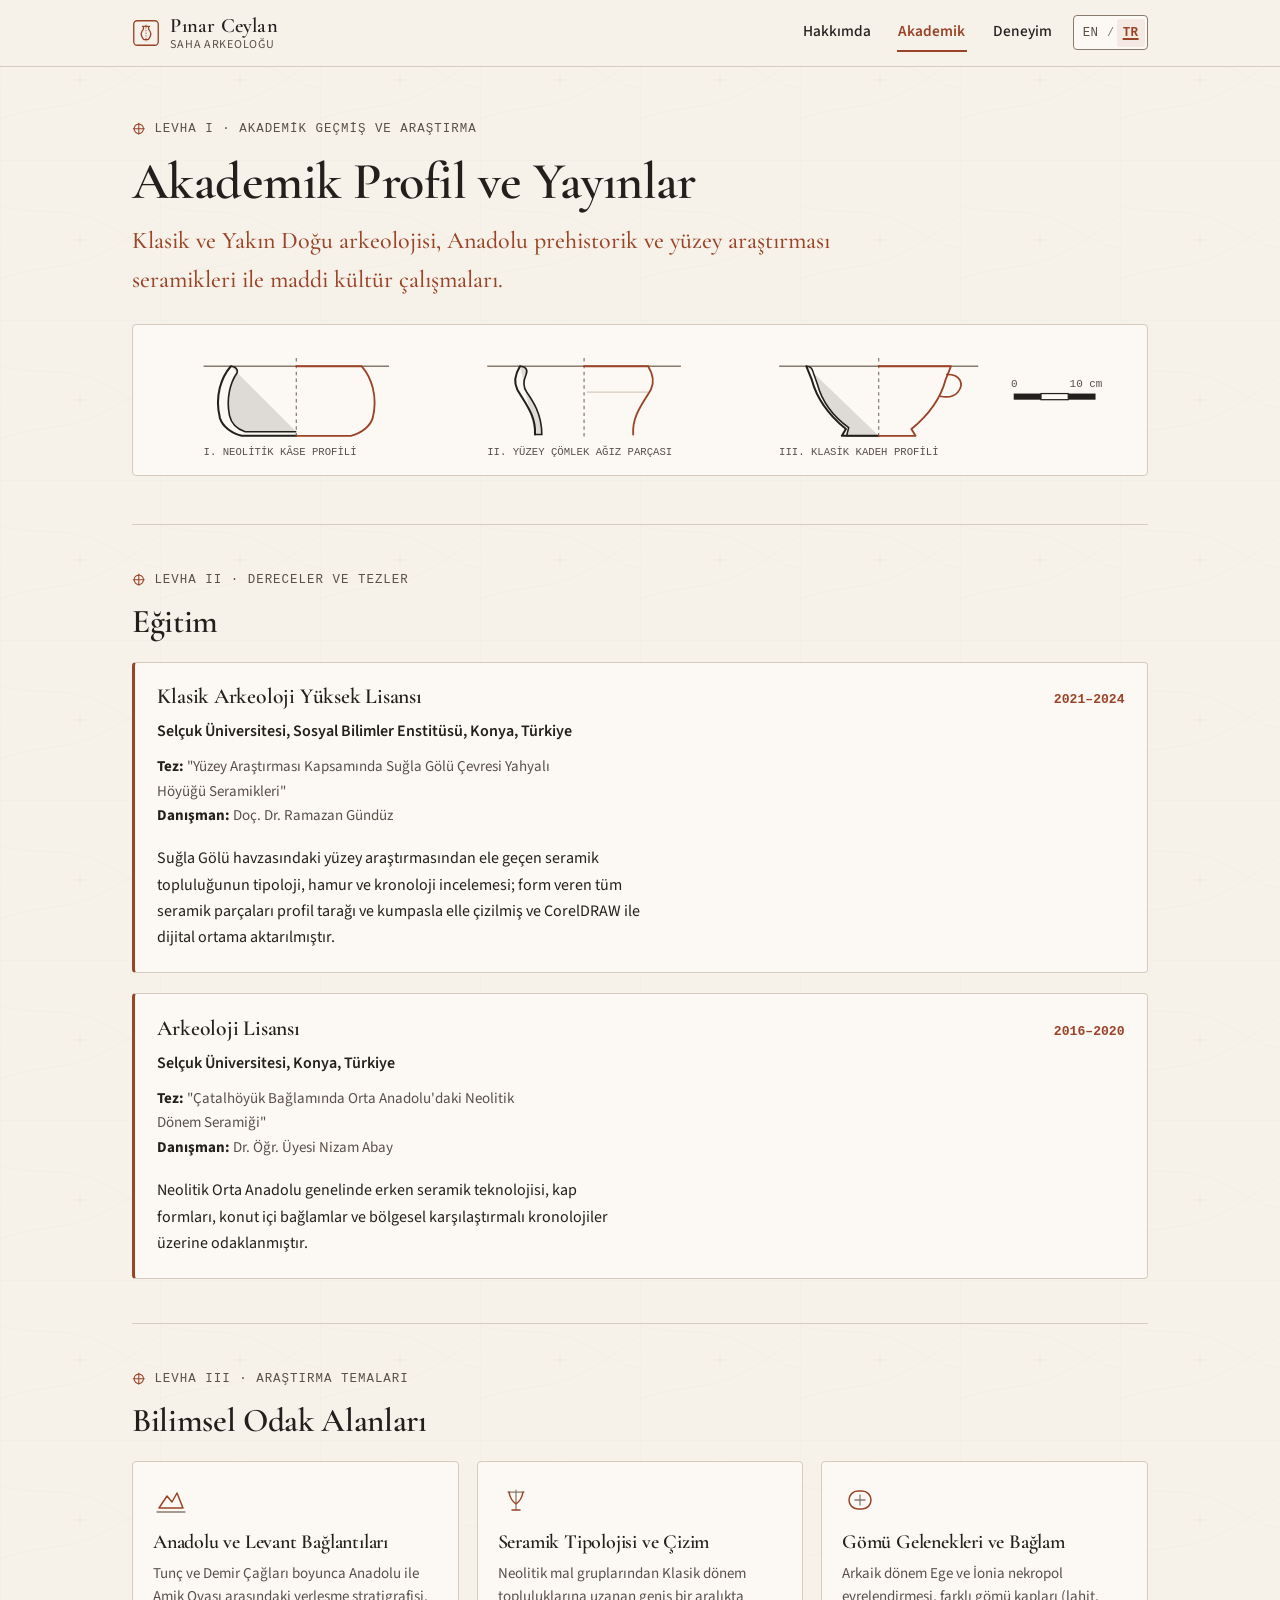
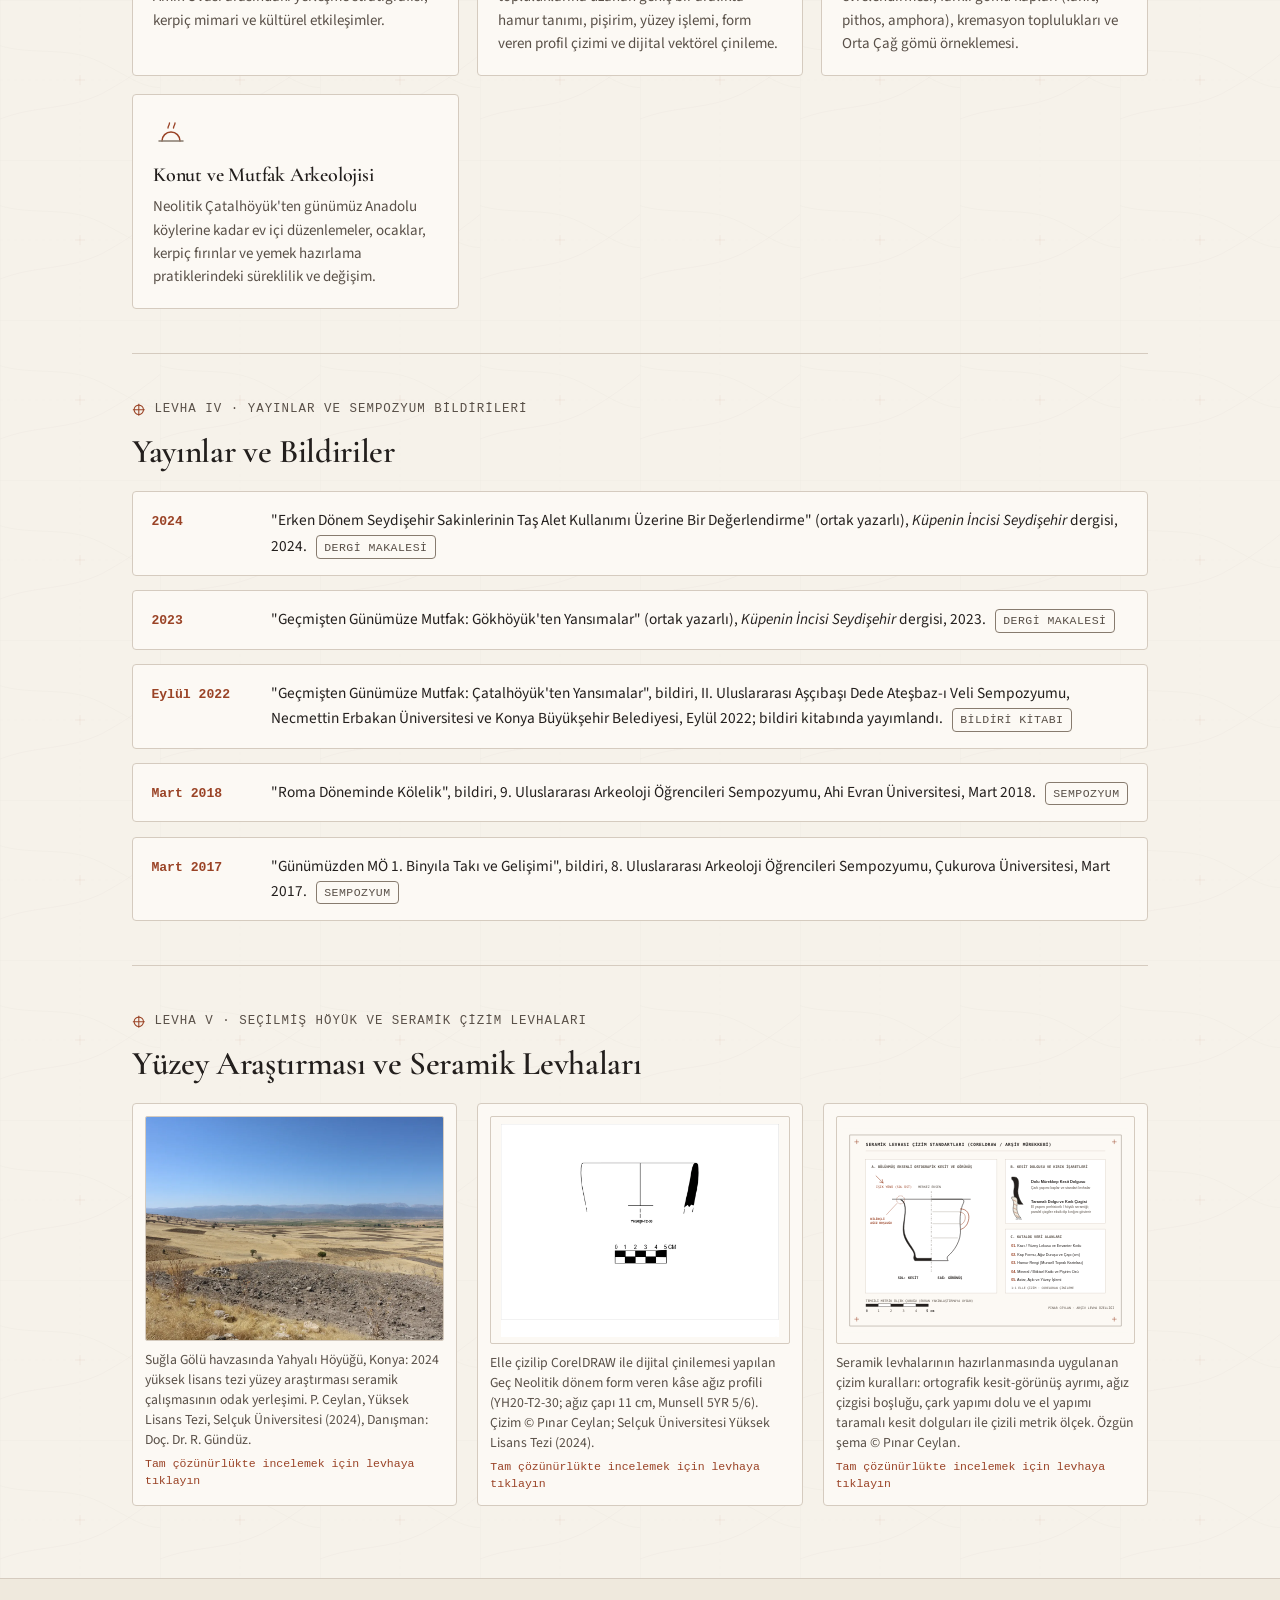
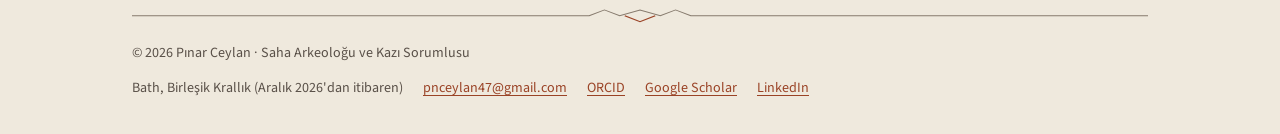
<file: tr/academic.html>
<!DOCTYPE html>
<html lang="tr">
<head>
  <meta charset="utf-8">
  <meta name="viewport" content="width=device-width, initial-scale=1">
  <meta name="color-scheme" content="light dark">
  <title>Akademik | Pınar Ceylan</title>
  <meta name="description" content="Pınar Ceylan'ın akademik dereceleri, Anadolu ve yüzey araştırması seramikleri üzerine yüksek lisans ve lisans tezleri, araştırma temaları ve yayınları.">
  <link rel="canonical" href="https://pinarceylan.com/tr/academic.html">
  <link rel="alternate" hreflang="en" href="https://pinarceylan.com/academic.html">
  <link rel="alternate" hreflang="tr" href="https://pinarceylan.com/tr/academic.html">
  <link rel="alternate" hreflang="x-default" href="https://pinarceylan.com/academic.html">
  <meta property="og:type" content="website">
  <meta property="og:locale" content="tr_TR">
  <meta property="og:title" content="Akademik Profil ve Yayınlar | Pınar Ceylan">
  <meta property="og:description" content="Klasik Arkeoloji Yüksek Lisansı (Selçuk Üniversitesi), yüzey araştırması seramik çizimleri, araştırma temaları ve Pınar Ceylan'ın yayımlanmış bildirileri.">
  <meta property="og:url" content="https://pinarceylan.com/tr/academic.html">
  <link rel="icon" type="image/svg+xml" href="../assets/favicon.svg">
  <link rel="preconnect" href="https://fonts.googleapis.com">
  <link rel="preconnect" href="https://fonts.gstatic.com" crossorigin>
  <link href="https://fonts.googleapis.com/css2?family=Cormorant+Garamond:ital,wght@0,500;0,600;0,700;1,500&family=Source+Sans+3:wght@400;500;600&display=swap" rel="stylesheet">
  <link rel="stylesheet" href="../styles.css">
  <script type="module" src="../script.js"></script>
</head>
<body>
  <a class="skip-link" href="#main-content">Ana içeriğe atla</a>

  <header class="site-header">
    <div class="header-inner container">
      <a class="site-brand" href="index.html">
        <svg class="brand-mark" viewBox="0 0 32 32" fill="none" aria-hidden="true" focusable="false">
          <rect x="2" y="2" width="28" height="28" rx="4" stroke="currentColor" stroke-width="1.5"/>
          <path d="M12 8.5h8M13 8.5c.4 1.7.4 2.9-.7 4.2-2 2.4-2 6-.4 8.5.7 1.1 1.3 1.8 1.5 2.3h5.2c.2-.5.8-1.2 1.5-2.3 1.6-2.5 1.6-6.1-.4-8.5-1.1-1.3-1.1-2.5-.7-4.2" stroke="currentColor" stroke-width="1.5" stroke-linecap="round" stroke-linejoin="round"/>
          <line x1="16" y1="6.5" x2="16" y2="25.5" stroke="currentColor" stroke-width="1" stroke-dasharray="1.5 1.5"/>
        </svg>
        <span class="brand-text">
          <span class="brand-name">Pınar Ceylan</span>
          <span class="brand-role">Saha Arkeoloğu</span>
        </span>
      </a>

      <div class="header-controls">
        <nav class="site-nav" aria-label="Ana gezinme">
          <button
            class="menu-button"
            type="button"
            popovertarget="site-menu"
            popovertargetaction="toggle"
            aria-controls="site-menu"
          >
            <svg class="menu-icon" viewBox="0 0 24 24" fill="none" aria-hidden="true" focusable="false">
              <path d="M4 7h16M4 12h16M4 17h16" stroke="currentColor" stroke-width="1.75" stroke-linecap="round"/>
            </svg>
            <span>Menü</span>
          </button>

          <ul id="site-menu" class="site-menu" popover="auto">
            <li><a href="index.html">Hakkımda</a></li>
            <li><a href="academic.html" aria-current="page">Akademik</a></li>
            <li><a href="experience.html">Deneyim</a></li>
          </ul>
        </nav>

        <div class="lang-switch" role="group" aria-label="Dil">
          <a class="lang-option" href="../academic.html" hreflang="en" lang="en" data-lang-link>EN<span class="visually-hidden"> (English)</span></a>
          <span class="lang-sep" aria-hidden="true">/</span>
          <span class="lang-option is-active" aria-current="true" lang="tr">TR</span>
        </div>
      </div>
    </div>
  </header>

  <main id="main-content" class="container">
    <section class="plate-section" aria-labelledby="academic-heading">
      <div class="plate-eyebrow">
        <svg class="datum-crosshair" viewBox="0 0 16 16" fill="none" aria-hidden="true" focusable="false">
          <circle cx="8" cy="8" r="5.5" stroke="currentColor" stroke-width="1.25"/>
          <path d="M8 1v14M1 8h14" stroke="currentColor" stroke-width="1.25"/>
        </svg>
        <span>Levha I · Akademik Geçmiş ve Araştırma</span>
      </div>

      <h1 id="academic-heading">Akademik Profil ve Yayınlar</h1>
      <p class="lead-subtitle">Klasik ve Yakın Doğu arkeolojisi, Anadolu prehistorik ve yüzey araştırması seramikleri ile maddi kültür çalışmaları.</p>

      <div class="typology-strip">
        <svg viewBox="0 0 720 90" fill="none" xmlns="http://www.w3.org/2000/svg" aria-hidden="true" focusable="false">
          <!-- Profile 1: Neolithic Holemouth Bowl -->
          <g transform="translate(24 12)">
            <line x1="16" y1="8" x2="152" y2="8" stroke="var(--rule-strong)" stroke-width="1"/>
            <line x1="84" y1="2" x2="84" y2="62" stroke="var(--rule-strong)" stroke-width="0.9" stroke-dasharray="2.5 2.5"/>
            <path d="M36 8c-7 8-12 22-8 38 2 6 8 11 16 13h40" stroke="var(--ink-primary)" stroke-width="1.5" stroke-linecap="round"/>
            <path d="M36 8c3 0 5.5 2 4.5 5-5 7-8 19-5.5 31 1.2 5.5 5.5 10 11.5 12H84" fill="var(--ink-primary)" fill-opacity="0.14" stroke="var(--ink-primary)" stroke-width="1.2"/>
            <path d="M84 8h48c7 8 12 22 8 38-2 6-8 11-16 13H84" stroke="var(--accent)" stroke-width="1.35" stroke-linecap="round"/>
            <text x="16" y="73" fill="var(--ink-secondary)" font-family="monospace" font-size="7.8">I. NEOLİTİK KÂSE PROFİLİ</text>
          </g>

          <!-- Profile 2: Prehistoric Mound Jar Rim -->
          <g transform="translate(232 12)">
            <line x1="16" y1="8" x2="158" y2="8" stroke="var(--rule-strong)" stroke-width="1"/>
            <line x1="87" y1="2" x2="87" y2="62" stroke="var(--rule-strong)" stroke-width="0.9" stroke-dasharray="2.5 2.5"/>
            <path d="M40 8c-3 5-5 11-2 17 5 9 14 19 13 33" stroke="var(--ink-primary)" stroke-width="1.5" stroke-linecap="round"/>
            <path d="M40 8c4 0 6 2.5 4.5 6-2 4.5-2.5 9 .5 13 4.5 6.5 11 16 11 31h-5" fill="var(--ink-primary)" fill-opacity="0.14" stroke="var(--ink-primary)" stroke-width="1.2"/>
            <path d="M87 8h47c3 5 5 11 2 17-5 9-14 19-13 33" stroke="var(--accent)" stroke-width="1.35" stroke-linecap="round"/>
            <line x1="89" y1="27" x2="134" y2="27" stroke="var(--rule-hairline)" stroke-width="0.9"/>
            <text x="16" y="73" fill="var(--ink-secondary)" font-family="monospace" font-size="7.8">II. YÜZEY ÇÖMLEK AĞIZ PARÇASI</text>
          </g>

          <!-- Profile 3: Archaic / Classical Skyphos Profile -->
          <g transform="translate(446 12)">
            <line x1="16" y1="8" x2="162" y2="8" stroke="var(--rule-strong)" stroke-width="1"/>
            <line x1="89" y1="2" x2="89" y2="62" stroke="var(--rule-strong)" stroke-width="0.9" stroke-dasharray="2.5 2.5"/>
            <path d="M36 8l4 10c4 15 14 27 25 36l-3 5h27" stroke="var(--ink-primary)" stroke-width="1.5" stroke-linecap="round" stroke-linejoin="round"/>
            <path d="M36 8c3 0 4.5 1.8 5 4.5l3 8.5c3.5 13 12 24 23 32l-1.5 6H89" fill="var(--ink-primary)" fill-opacity="0.14" stroke="var(--ink-primary)" stroke-width="1.15"/>
            <path d="M89 8h53l-4 10c-4 15-14 27-25 36l3 5H89" stroke="var(--accent)" stroke-width="1.35" stroke-linecap="round" stroke-linejoin="round"/>
            <path d="M139 14c10 0 13 7 8 13-3 3.5-8 4-13 3" stroke="var(--accent)" stroke-width="1.25" stroke-linecap="round"/>
            <text x="16" y="73" fill="var(--ink-secondary)" font-family="monospace" font-size="7.8">III. KLASİK KADEH PROFİLİ</text>
          </g>

          <!-- Metric Scale Bar (0–10 cm) -->
          <g transform="translate(634 40)">
            <rect x="0" y="0" width="20" height="4.5" fill="var(--ink-primary)"/>
            <rect x="20" y="0" width="20" height="4.5" stroke="var(--ink-primary)" stroke-width="0.9"/>
            <rect x="40" y="0" width="20" height="4.5" fill="var(--ink-primary)"/>
            <text x="-2" y="-5" fill="var(--ink-secondary)" font-family="monospace" font-size="8">0</text>
            <text x="41" y="-5" fill="var(--ink-secondary)" font-family="monospace" font-size="8">10 cm</text>
          </g>
        </svg>
      </div>
    </section>

    <section class="plate-section" aria-labelledby="degrees-heading">
      <div class="plate-eyebrow">
        <svg class="datum-crosshair" viewBox="0 0 16 16" fill="none" aria-hidden="true" focusable="false">
          <circle cx="8" cy="8" r="5.5" stroke="currentColor" stroke-width="1.25"/>
          <path d="M8 1v14M1 8h14" stroke="currentColor" stroke-width="1.25"/>
        </svg>
        <span>Levha II · Dereceler ve Tezler</span>
      </div>

      <h2 id="degrees-heading">Eğitim</h2>

      <div class="degree-list">
        <article class="degree-card">
          <div class="degree-head">
            <h3>Klasik Arkeoloji Yüksek Lisansı</h3>
            <span class="year-tag">2021–2024</span>
          </div>
          <p class="institution">Selçuk Üniversitesi, Sosyal Bilimler Enstitüsü, Konya, Türkiye</p>
          <p class="thesis-meta">
            <strong>Tez:</strong> "Yüzey Araştırması Kapsamında Suğla Gölü Çevresi Yahyalı Höyüğü Seramikleri"<br>
            <strong>Danışman:</strong> Doç. Dr. Ramazan Gündüz
          </p>
          <p>
            Suğla Gölü havzasındaki yüzey araştırmasından ele geçen seramik topluluğunun tipoloji, hamur ve kronoloji incelemesi; form veren tüm seramik parçaları profil tarağı ve kumpasla elle çizilmiş ve CorelDRAW ile dijital ortama aktarılmıştır.
          </p>
        </article>

        <article class="degree-card">
          <div class="degree-head">
            <h3>Arkeoloji Lisansı</h3>
            <span class="year-tag">2016–2020</span>
          </div>
          <p class="institution">Selçuk Üniversitesi, Konya, Türkiye</p>
          <p class="thesis-meta">
            <strong>Tez:</strong> "Çatalhöyük Bağlamında Orta Anadolu'daki Neolitik Dönem Seramiği"<br>
            <strong>Danışman:</strong> Dr. Öğr. Üyesi Nizam Abay
          </p>
          <p>
            Neolitik Orta Anadolu genelinde erken seramik teknolojisi, kap formları, konut içi bağlamlar ve bölgesel karşılaştırmalı kronolojiler üzerine odaklanmıştır.
          </p>
        </article>
      </div>
    </section>

    <section class="plate-section" aria-labelledby="themes-heading">
      <div class="plate-eyebrow">
        <svg class="datum-crosshair" viewBox="0 0 16 16" fill="none" aria-hidden="true" focusable="false">
          <circle cx="8" cy="8" r="5.5" stroke="currentColor" stroke-width="1.25"/>
          <path d="M8 1v14M1 8h14" stroke="currentColor" stroke-width="1.25"/>
        </svg>
        <span>Levha III · Araştırma Temaları</span>
      </div>

      <h2 id="themes-heading">Bilimsel Odak Alanları</h2>

      <div class="theme-grid">
        <article class="card">
          <svg class="card-icon" viewBox="0 0 36 36" fill="none" aria-hidden="true" focusable="false">
            <path d="M6 26L14 14l5 6 5-9 6 15H6Z" stroke="currentColor" stroke-width="1.5" stroke-linejoin="round"/>
            <path d="M4 30h28" stroke="var(--rule-strong)" stroke-width="1.3" stroke-linecap="round"/>
          </svg>
          <h3>Anadolu ve Levant Bağlantıları</h3>
          <p>Tunç ve Demir Çağları boyunca Anadolu ile Amik Ovası arasındaki yerleşme stratigrafisi, kerpiç mimari ve kültürel etkileşimler.</p>
        </article>

        <article class="card">
          <svg class="card-icon" viewBox="0 0 36 36" fill="none" aria-hidden="true" focusable="false">
            <path d="M10 10h16M18 8v20" stroke="var(--rule-strong)" stroke-width="1.25" stroke-linecap="round"/>
            <path d="M11 10c1 6 4 10 7 12 3-2 6-6 7-12" stroke="currentColor" stroke-width="1.5" stroke-linecap="round" stroke-linejoin="round"/>
            <path d="M14 28h8" stroke="currentColor" stroke-width="1.5" stroke-linecap="round"/>
          </svg>
          <h3>Seramik Tipolojisi ve Çizim</h3>
          <p>Neolitik mal gruplarından Klasik dönem topluluklarına uzanan geniş bir aralıkta hamur tanımı, pişirim, yüzey işlemi, form veren profil çizimi ve dijital vektörel çinileme.</p>
        </article>

        <article class="card">
          <svg class="card-icon" viewBox="0 0 36 36" fill="none" aria-hidden="true" focusable="false">
            <rect x="7" y="9" width="22" height="18" rx="9" stroke="currentColor" stroke-width="1.5"/>
            <path d="M13 18h10M18 13v10" stroke="var(--rule-strong)" stroke-width="1.3" stroke-linecap="round"/>
          </svg>
          <h3>Gömü Gelenekleri ve Bağlam</h3>
          <p>Arkaik dönem Ege ve İonia nekropol evrelendirmesi, farklı gömü kapları (lahit, pithos, amphora), kremasyon toplulukları ve Orta Çağ gömü örneklemesi.</p>
        </article>

        <article class="card">
          <svg class="card-icon" viewBox="0 0 36 36" fill="none" aria-hidden="true" focusable="false">
            <path d="M9 26c0-5 4-9 9-9s9 4 9 9" stroke="currentColor" stroke-width="1.5" stroke-linecap="round"/>
            <path d="M6 26h24" stroke="var(--rule-strong)" stroke-width="1.5" stroke-linecap="round"/>
            <path d="M15 13c0-2 1.5-3 1.5-5M20.5 13c0-2 1.5-3 1.5-5" stroke="currentColor" stroke-width="1.35" stroke-linecap="round"/>
          </svg>
          <h3>Konut ve Mutfak Arkeolojisi</h3>
          <p>Neolitik Çatalhöyük'ten günümüz Anadolu köylerine kadar ev içi düzenlemeler, ocaklar, kerpiç fırınlar ve yemek hazırlama pratiklerindeki süreklilik ve değişim.</p>
        </article>
      </div>
    </section>

    <section class="plate-section" aria-labelledby="publications-heading">
      <div class="plate-eyebrow">
        <svg class="datum-crosshair" viewBox="0 0 16 16" fill="none" aria-hidden="true" focusable="false">
          <circle cx="8" cy="8" r="5.5" stroke="currentColor" stroke-width="1.25"/>
          <path d="M8 1v14M1 8h14" stroke="currentColor" stroke-width="1.25"/>
        </svg>
        <span>Levha IV · Yayınlar ve Sempozyum Bildirileri</span>
      </div>

      <h2 id="publications-heading">Yayınlar ve Bildiriler</h2>

      <ol class="bib-list">
        <li class="bib-item">
          <span class="bib-year">2024</span>
          <div class="bib-entry">
            "Erken Dönem Seydişehir Sakinlerinin Taş Alet Kullanımı Üzerine Bir Değerlendirme" (ortak yazarlı), <em>Küpenin İncisi Seydişehir</em> dergisi, 2024.
            <span class="bib-type">Dergi Makalesi</span>
          </div>
        </li>

        <li class="bib-item">
          <span class="bib-year">2023</span>
          <div class="bib-entry">
            "Geçmişten Günümüze Mutfak: Gökhöyük'ten Yansımalar" (ortak yazarlı), <em>Küpenin İncisi Seydişehir</em> dergisi, 2023.
            <span class="bib-type">Dergi Makalesi</span>
          </div>
        </li>

        <li class="bib-item">
          <span class="bib-year">Eylül 2022</span>
          <div class="bib-entry">
            "Geçmişten Günümüze Mutfak: Çatalhöyük'ten Yansımalar", bildiri, II. Uluslararası Aşçıbaşı Dede Ateşbaz-ı Veli Sempozyumu, Necmettin Erbakan Üniversitesi ve Konya Büyükşehir Belediyesi, Eylül 2022; bildiri kitabında yayımlandı.
            <span class="bib-type">Bildiri Kitabı</span>
          </div>
        </li>

        <li class="bib-item">
          <span class="bib-year">Mart 2018</span>
          <div class="bib-entry">
            "Roma Döneminde Kölelik", bildiri, 9. Uluslararası Arkeoloji Öğrencileri Sempozyumu, Ahi Evran Üniversitesi, Mart 2018.
            <span class="bib-type">Sempozyum</span>
          </div>
        </li>

        <li class="bib-item">
          <span class="bib-year">Mart 2017</span>
          <div class="bib-entry">
            "Günümüzden MÖ 1. Binyıla Takı ve Gelişimi", bildiri, 8. Uluslararası Arkeoloji Öğrencileri Sempozyumu, Çukurova Üniversitesi, Mart 2017.
            <span class="bib-type">Sempozyum</span>
          </div>
        </li>
      </ol>
    </section>

    <section class="plate-section" aria-labelledby="academic-plates-heading">
      <div class="plate-eyebrow">
        <svg class="datum-crosshair" viewBox="0 0 16 16" fill="none" aria-hidden="true" focusable="false">
          <circle cx="8" cy="8" r="5.5" stroke="currentColor" stroke-width="1.25"/>
          <path d="M8 1v14M1 8h14" stroke="currentColor" stroke-width="1.25"/>
        </svg>
        <span>Levha V · Seçilmiş Höyük ve Seramik Çizim Levhaları</span>
      </div>

      <h2 id="academic-plates-heading">Yüzey Araştırması ve Seramik Levhaları</h2>

      <div class="plate-grid">
        <figure class="plate-figure">
          <button
            type="button"
            class="plate-trigger"
            data-lightbox-trigger
            aria-label="Yahyalı Höyüğü arazi levhasını büyüt"
          >
            <img
              src="../assets/images/yahyali-mound-landscape.webp"
              alt="Suğla Gölü havzasındaki Yahyalı Höyüğü ve çevresindeki tarım ovasının geniş arazi görünümü"
              width="1200"
              height="800"
              loading="lazy"
              decoding="async"
            >
          </button>
          <figcaption>
            Suğla Gölü havzasında Yahyalı Höyüğü, Konya: 2024 yüksek lisans tezi yüzey araştırması seramik çalışmasının odak yerleşimi. P. Ceylan, Yüksek Lisans Tezi, Selçuk Üniversitesi (2024), Danışman: Doç. Dr. R. Gündüz.
            <span class="plate-hint">Tam çözünürlükte incelemek için levhaya tıklayın</span>
          </figcaption>
        </figure>

        <figure class="plate-figure plate-figure--drawing">
          <button
            type="button"
            class="plate-trigger"
            data-lightbox-trigger
            aria-label="CorelDRAW YH20-T2-30 seramik profil çizimini büyüt"
          >
            <img
              src="../assets/images/yahyali-yh20-t2-30-profile.webp"
              alt="Ağız duruşu, dolu siyah cidar kesiti ve 5 cm ölçek çubuğunu gösteren YH20-T2-30 dijital seramik profil çizimi"
              width="1000"
              height="769"
              loading="lazy"
              decoding="async"
            >
          </button>
          <figcaption>
            Elle çizilip CorelDRAW ile dijital çinilemesi yapılan Geç Neolitik dönem form veren kâse ağız profili (YH20-T2-30; ağız çapı 11 cm, Munsell 5YR 5/6). Çizim &copy; Pınar Ceylan; Selçuk Üniversitesi Yüksek Lisans Tezi (2024).
            <span class="plate-hint">Tam çözünürlükte incelemek için levhaya tıklayın</span>
          </figcaption>
        </figure>

        <figure class="plate-figure plate-figure--drawing">
          <button
            type="button"
            class="plate-trigger"
            data-lightbox-trigger
            aria-label="Seramik çizim standartları teknik şemasını büyüt"
          >
            <img
              src="../assets/images/ceramic-conventions-plate-tr.svg"
              alt="Bölünmüş eksenli ortografik seramik çizim kuralları, bilinçli ağız boşluğu, dolu ve taramalı kesit dolguları ile 5 cm metrik ölçek çubuğunu gösteren teknik levha"
              width="1000"
              height="720"
              loading="lazy"
              decoding="async"
            >
          </button>
          <figcaption>
            Seramik levhalarının hazırlanmasında uygulanan çizim kuralları: ortografik kesit-görünüş ayrımı, ağız çizgisi boşluğu, çark yapımı dolu ve el yapımı taramalı kesit dolguları ile çizili metrik ölçek. Özgün şema &copy; Pınar Ceylan.
            <span class="plate-hint">Tam çözünürlükte incelemek için levhaya tıklayın</span>
          </figcaption>
        </figure>
      </div>
    </section>
  </main>

  <dialog id="plate-lightbox" class="plate-lightbox" closedby="any" aria-labelledby="lightbox-title">
    <div class="lightbox-head">
      <h2 id="lightbox-title" class="lightbox-title">Arşiv Levhası İncelemesi</h2>
      <form method="dialog">
        <button class="lightbox-close" value="close" autofocus>Kapat</button>
      </form>
    </div>
    <div class="lightbox-body">
      <div class="lightbox-stage">
        <img class="lightbox-img" alt="">
      </div>
      <p class="lightbox-caption"></p>
    </div>
  </dialog>

  <footer class="site-footer">
    <div class="container">
      <svg class="footer-motif" viewBox="0 0 800 18" preserveAspectRatio="none" fill="none" aria-hidden="true" focusable="false">
        <path d="M0 9h360l12-6 12 6 16-6 16 6 12-6 12 6h360" stroke="currentColor" stroke-width="1"/>
        <path d="M388 9l12 6 12-6" stroke="var(--accent)" stroke-width="1.15"/>
      </svg>
      <div class="footer-inner">
        <span>&copy; 2026 Pınar Ceylan · Saha Arkeoloğu ve Kazı Sorumlusu</span>
        <div class="footer-links">
          <span>Bath, Birleşik Krallık (Aralık 2026'dan itibaren)</span>
          <a href="mailto:pnceylan47@gmail.com">pnceylan47@gmail.com</a>
          <a href="https://orcid.org/0009-0004-3211-2258" target="_blank" rel="noopener">ORCID</a>
          <a href="https://scholar.google.com/citations?user=MINU76EAAAAJ&amp;hl=en" target="_blank" rel="noopener">Google Scholar</a>
          <a href="https://www.linkedin.com/in/p%C4%B1nar-ceylan-337835450/" target="_blank" rel="noopener">LinkedIn</a>
        </div>
      </div>
    </div>
  </footer>
</body>
</html>
</file>
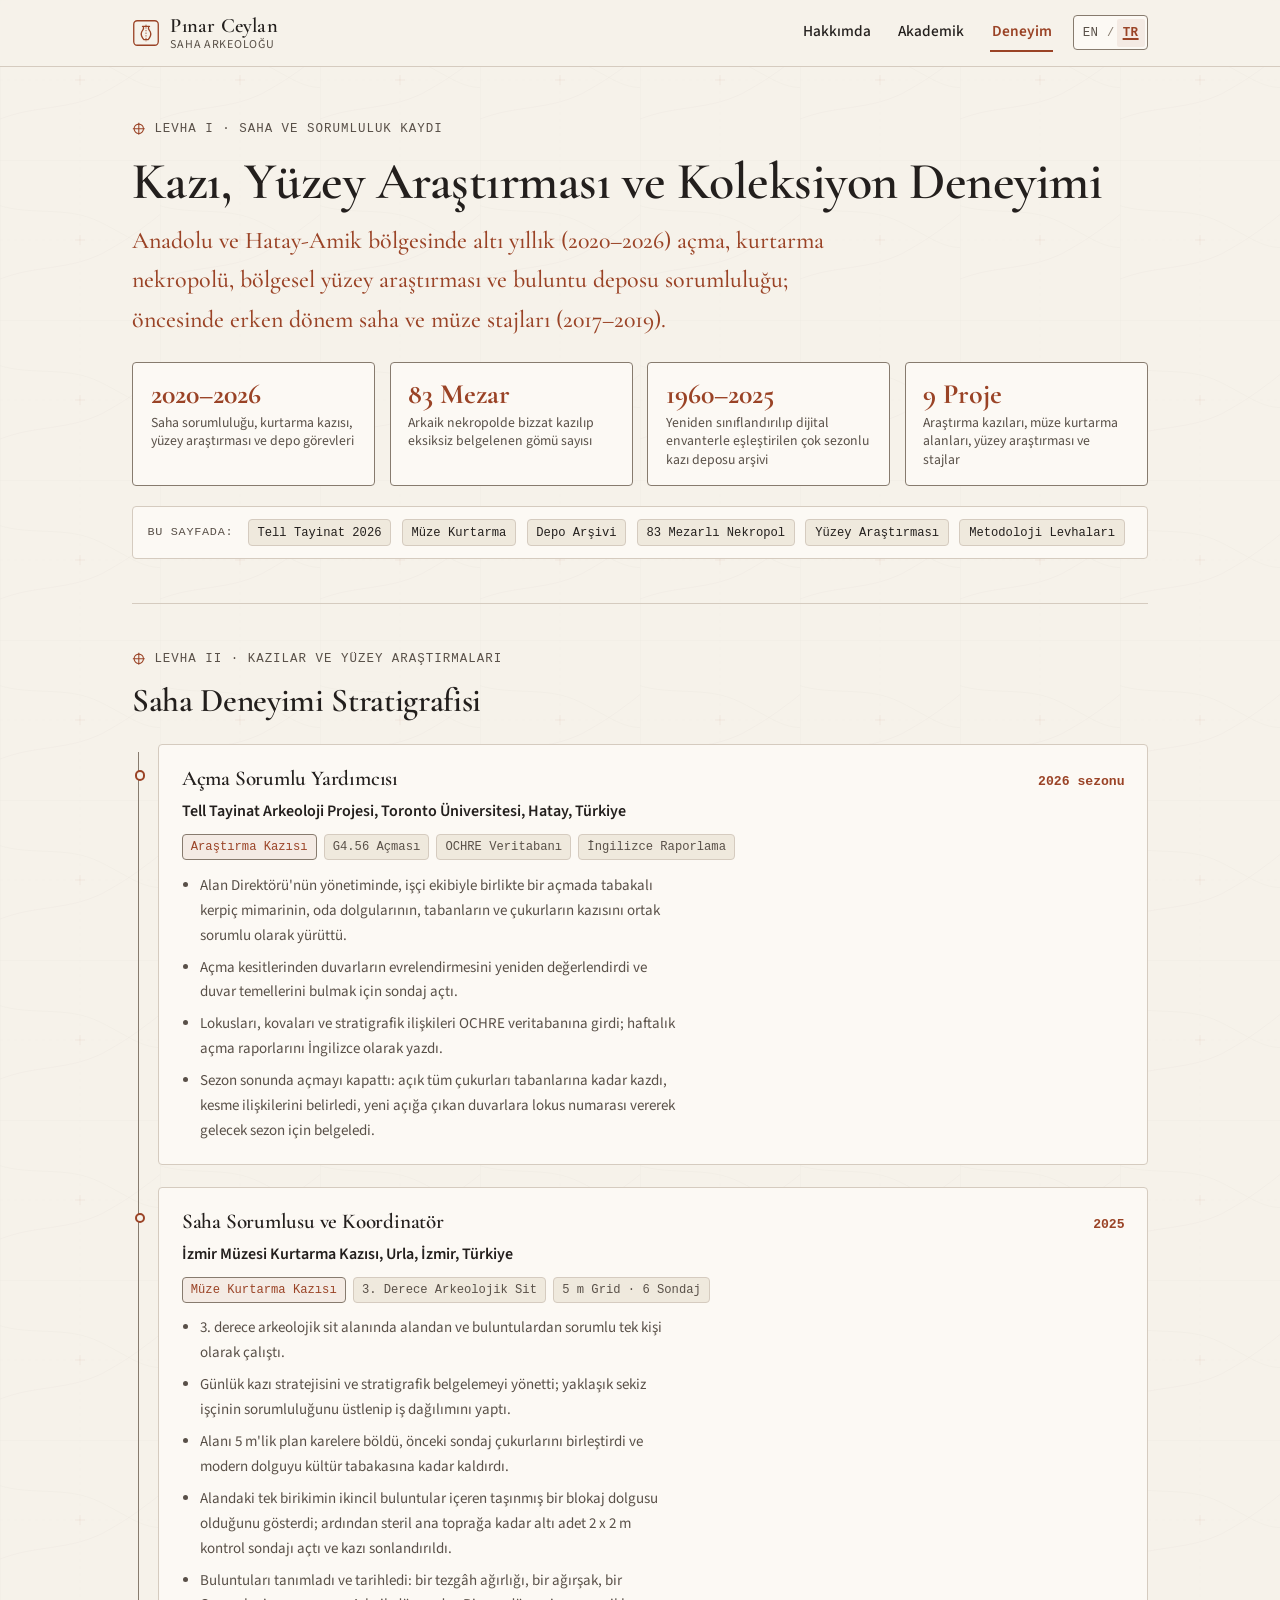
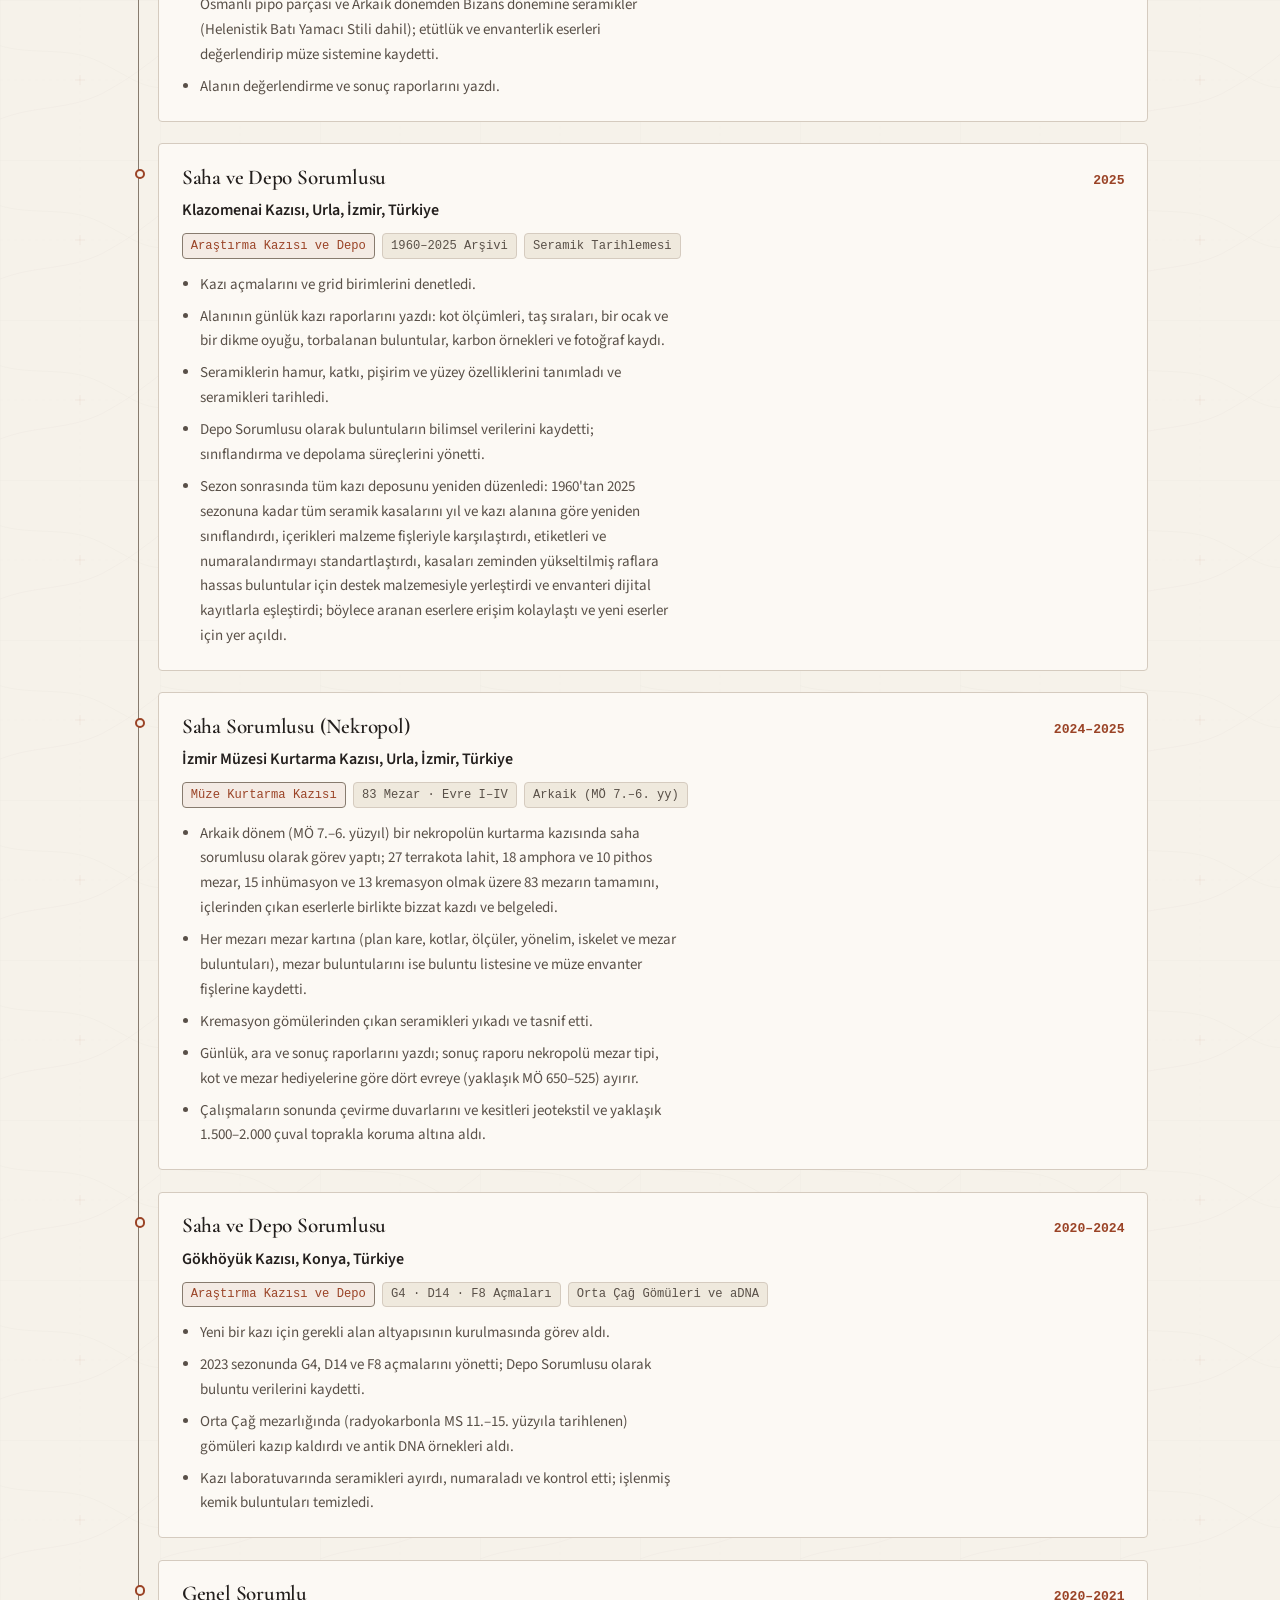
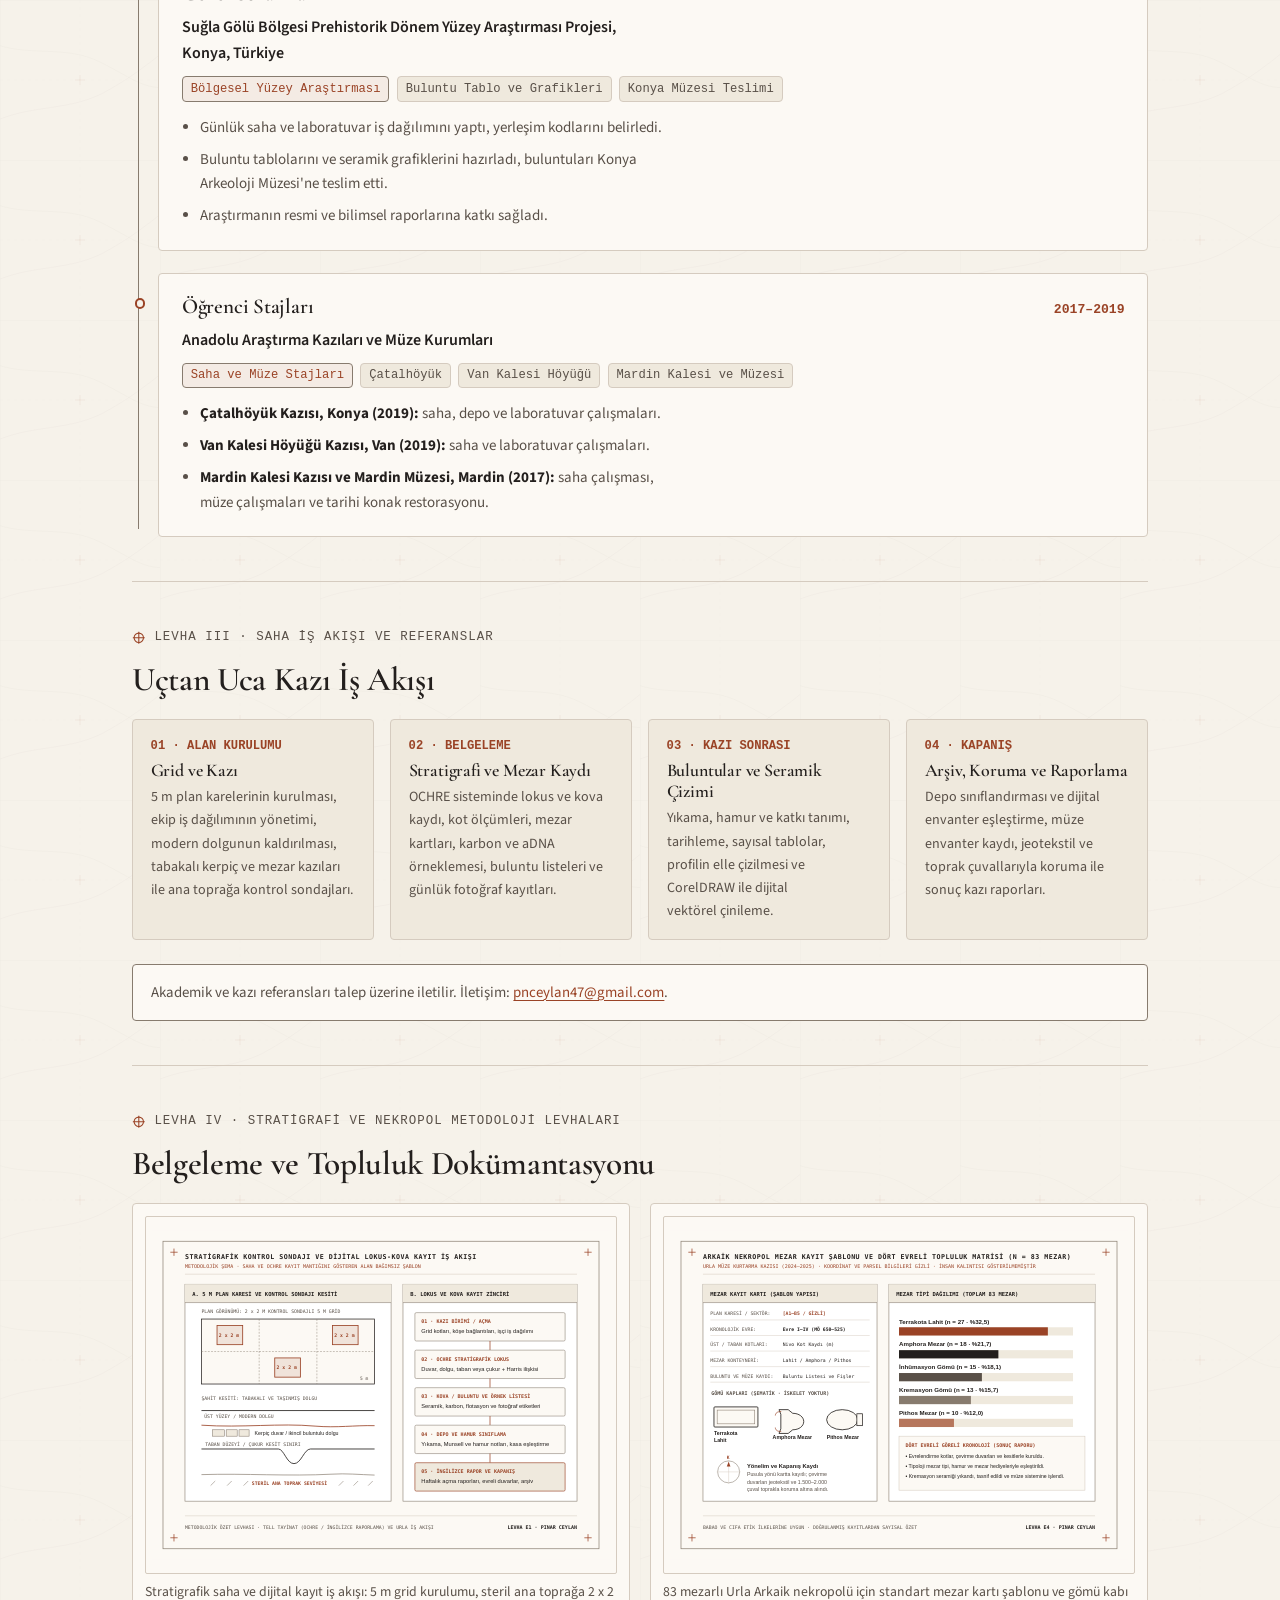
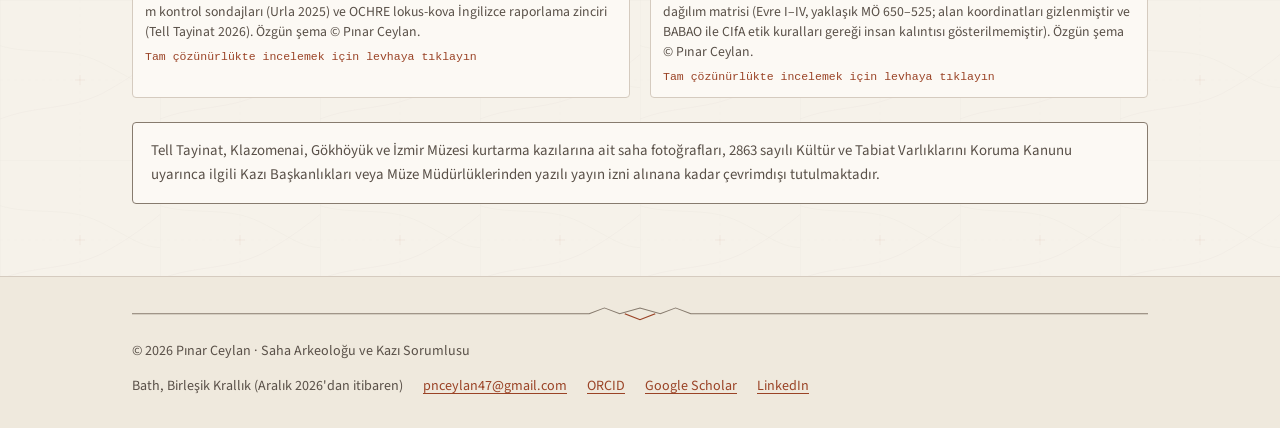
<file: tr/experience.html>
<!DOCTYPE html>
<html lang="tr">
<head>
  <meta charset="utf-8">
  <meta name="viewport" content="width=device-width, initial-scale=1">
  <meta name="color-scheme" content="light dark">
  <title>Deneyim | Pınar Ceylan</title>
  <meta name="description" content="Pınar Ceylan'ın saha kazısı, nekropol kurtarma kazısı, bölgesel yüzey araştırması ve depo sorumluluğu kayıtları (2017–2026).">
  <link rel="canonical" href="https://pinarceylan.com/tr/experience.html">
  <link rel="alternate" hreflang="en" href="https://pinarceylan.com/experience.html">
  <link rel="alternate" hreflang="tr" href="https://pinarceylan.com/tr/experience.html">
  <link rel="alternate" hreflang="x-default" href="https://pinarceylan.com/experience.html">
  <meta property="og:type" content="website">
  <meta property="og:locale" content="tr_TR">
  <meta property="og:title" content="Kazı, Yüzey Araştırması ve Koleksiyon Deneyimi | Pınar Ceylan">
  <meta property="og:description" content="Tell Tayinat (2026), Urla müze kurtarma kazıları (2024–2025), Klazomenai kazı deposu (1960–2025 arşivi), Gökhöyük ve Suğla Gölü yüzey araştırması kapsamında altı yıllık sorumluluk deneyimi.">
  <meta property="og:url" content="https://pinarceylan.com/tr/experience.html">
  <link rel="icon" type="image/svg+xml" href="../assets/favicon.svg">
  <link rel="preconnect" href="https://fonts.googleapis.com">
  <link rel="preconnect" href="https://fonts.gstatic.com" crossorigin>
  <link href="https://fonts.googleapis.com/css2?family=Cormorant+Garamond:ital,wght@0,500;0,600;0,700;1,500&family=Source+Sans+3:wght@400;500;600&display=swap" rel="stylesheet">
  <link rel="stylesheet" href="../styles.css">
  <script type="module" src="../script.js"></script>
</head>
<body>
  <a class="skip-link" href="#main-content">Ana içeriğe atla</a>

  <header class="site-header">
    <div class="header-inner container">
      <a class="site-brand" href="index.html">
        <svg class="brand-mark" viewBox="0 0 32 32" fill="none" aria-hidden="true" focusable="false">
          <rect x="2" y="2" width="28" height="28" rx="4" stroke="currentColor" stroke-width="1.5"/>
          <path d="M12 8.5h8M13 8.5c.4 1.7.4 2.9-.7 4.2-2 2.4-2 6-.4 8.5.7 1.1 1.3 1.8 1.5 2.3h5.2c.2-.5.8-1.2 1.5-2.3 1.6-2.5 1.6-6.1-.4-8.5-1.1-1.3-1.1-2.5-.7-4.2" stroke="currentColor" stroke-width="1.5" stroke-linecap="round" stroke-linejoin="round"/>
          <line x1="16" y1="6.5" x2="16" y2="25.5" stroke="currentColor" stroke-width="1" stroke-dasharray="1.5 1.5"/>
        </svg>
        <span class="brand-text">
          <span class="brand-name">Pınar Ceylan</span>
          <span class="brand-role">Saha Arkeoloğu</span>
        </span>
      </a>

      <div class="header-controls">
        <nav class="site-nav" aria-label="Ana gezinme">
          <button
            class="menu-button"
            type="button"
            popovertarget="site-menu"
            popovertargetaction="toggle"
            aria-controls="site-menu"
          >
            <svg class="menu-icon" viewBox="0 0 24 24" fill="none" aria-hidden="true" focusable="false">
              <path d="M4 7h16M4 12h16M4 17h16" stroke="currentColor" stroke-width="1.75" stroke-linecap="round"/>
            </svg>
            <span>Menü</span>
          </button>

          <ul id="site-menu" class="site-menu" popover="auto">
            <li><a href="index.html">Hakkımda</a></li>
            <li><a href="academic.html">Akademik</a></li>
            <li><a href="experience.html" aria-current="page">Deneyim</a></li>
          </ul>
        </nav>

        <div class="lang-switch" role="group" aria-label="Dil">
          <a class="lang-option" href="../experience.html" hreflang="en" lang="en" data-lang-link>EN<span class="visually-hidden"> (English)</span></a>
          <span class="lang-sep" aria-hidden="true">/</span>
          <span class="lang-option is-active" aria-current="true" lang="tr">TR</span>
        </div>
      </div>
    </div>
  </header>

  <main id="main-content" class="container">
    <section class="plate-section" aria-labelledby="experience-heading">
      <div class="plate-eyebrow">
        <svg class="datum-crosshair" viewBox="0 0 16 16" fill="none" aria-hidden="true" focusable="false">
          <circle cx="8" cy="8" r="5.5" stroke="currentColor" stroke-width="1.25"/>
          <path d="M8 1v14M1 8h14" stroke="currentColor" stroke-width="1.25"/>
        </svg>
        <span>Levha I · Saha ve Sorumluluk Kaydı</span>
      </div>

      <h1 id="experience-heading">Kazı, Yüzey Araştırması ve Koleksiyon Deneyimi</h1>
      <p class="lead-subtitle">Anadolu ve Hatay-Amik bölgesinde altı yıllık (2020–2026) açma, kurtarma nekropolü, bölgesel yüzey araştırması ve buluntu deposu sorumluluğu; öncesinde erken dönem saha ve müze stajları (2017–2019).</p>

      <div class="metrics-grid">
        <div class="metric-box">
          <span class="metric-value">2020–2026</span>
          <span class="metric-label">Saha sorumluluğu, kurtarma kazısı, yüzey araştırması ve depo görevleri</span>
        </div>
        <div class="metric-box">
          <span class="metric-value">83 Mezar</span>
          <span class="metric-label">Arkaik nekropolde bizzat kazılıp eksiksiz belgelenen gömü sayısı</span>
        </div>
        <div class="metric-box">
          <span class="metric-value">1960–2025</span>
          <span class="metric-label">Yeniden sınıflandırılıp dijital envanterle eşleştirilen çok sezonlu kazı deposu arşivi</span>
        </div>
        <div class="metric-box">
          <span class="metric-value">9 Proje</span>
          <span class="metric-label">Araştırma kazıları, müze kurtarma alanları, yüzey araştırması ve stajlar</span>
        </div>
      </div>

      <nav class="jump-strip" aria-label="Bu sayfada">
        <span class="jump-label">Bu sayfada:</span>
        <a class="jump-link" href="#tell-tayinat">Tell Tayinat 2026</a>
        <a class="jump-link" href="#urla-rescue">Müze Kurtarma</a>
        <a class="jump-link" href="#klazomenai">Depo Arşivi</a>
        <a class="jump-link" href="#urla-cemetery">83 Mezarlı Nekropol</a>
        <a class="jump-link" href="#sugla-survey">Yüzey Araştırması</a>
        <a class="jump-link" href="#field-plates-heading">Metodoloji Levhaları</a>
      </nav>
    </section>

    <section class="plate-section" aria-labelledby="timeline-heading">
      <div class="plate-eyebrow">
        <svg class="datum-crosshair" viewBox="0 0 16 16" fill="none" aria-hidden="true" focusable="false">
          <circle cx="8" cy="8" r="5.5" stroke="currentColor" stroke-width="1.25"/>
          <path d="M8 1v14M1 8h14" stroke="currentColor" stroke-width="1.25"/>
        </svg>
        <span>Levha II · Kazılar ve Yüzey Araştırmaları</span>
      </div>

      <h2 id="timeline-heading">Saha Deneyimi Stratigrafisi</h2>

      <div class="timeline">
        <article id="tell-tayinat" class="timeline-item">
          <div class="timeline-head">
            <h3>Açma Sorumlu Yardımcısı</h3>
            <span class="year-tag">2026 sezonu</span>
          </div>
          <p class="timeline-org">Tell Tayinat Arkeoloji Projesi, Toronto Üniversitesi, Hatay, Türkiye</p>
          <div class="tag-row">
            <span class="code-tag code-tag--accent">Araştırma Kazısı</span>
            <span class="code-tag">G4.56 Açması</span>
            <span class="code-tag">OCHRE Veritabanı</span>
            <span class="code-tag">İngilizce Raporlama</span>
          </div>
          <ul class="bullet-list">
            <li>Alan Direktörü'nün yönetiminde, işçi ekibiyle birlikte bir açmada tabakalı kerpiç mimarinin, oda dolgularının, tabanların ve çukurların kazısını ortak sorumlu olarak yürüttü.</li>
            <li>Açma kesitlerinden duvarların evrelendirmesini yeniden değerlendirdi ve duvar temellerini bulmak için sondaj açtı.</li>
            <li>Lokusları, kovaları ve stratigrafik ilişkileri OCHRE veritabanına girdi; haftalık açma raporlarını İngilizce olarak yazdı.</li>
            <li>Sezon sonunda açmayı kapattı: açık tüm çukurları tabanlarına kadar kazdı, kesme ilişkilerini belirledi, yeni açığa çıkan duvarlara lokus numarası vererek gelecek sezon için belgeledi.</li>
          </ul>
        </article>

        <article id="urla-rescue" class="timeline-item">
          <div class="timeline-head">
            <h3>Saha Sorumlusu ve Koordinatör</h3>
            <span class="year-tag">2025</span>
          </div>
          <p class="timeline-org">İzmir Müzesi Kurtarma Kazısı, Urla, İzmir, Türkiye</p>
          <div class="tag-row">
            <span class="code-tag code-tag--accent">Müze Kurtarma Kazısı</span>
            <span class="code-tag">3. Derece Arkeolojik Sit</span>
            <span class="code-tag">5 m Grid · 6 Sondaj</span>
          </div>
          <ul class="bullet-list">
            <li>3. derece arkeolojik sit alanında alandan ve buluntulardan sorumlu tek kişi olarak çalıştı.</li>
            <li>Günlük kazı stratejisini ve stratigrafik belgelemeyi yönetti; yaklaşık sekiz işçinin sorumluluğunu üstlenip iş dağılımını yaptı.</li>
            <li>Alanı 5 m'lik plan karelere böldü, önceki sondaj çukurlarını birleştirdi ve modern dolguyu kültür tabakasına kadar kaldırdı.</li>
            <li>Alandaki tek birikimin ikincil buluntular içeren taşınmış bir blokaj dolgusu olduğunu gösterdi; ardından steril ana toprağa kadar altı adet 2 x 2 m kontrol sondajı açtı ve kazı sonlandırıldı.</li>
            <li>Buluntuları tanımladı ve tarihledi: bir tezgâh ağırlığı, bir ağırşak, bir Osmanlı pipo parçası ve Arkaik dönemden Bizans dönemine seramikler (Helenistik Batı Yamacı Stili dahil); etütlük ve envanterlik eserleri değerlendirip müze sistemine kaydetti.</li>
            <li>Alanın değerlendirme ve sonuç raporlarını yazdı.</li>
          </ul>
        </article>

        <article id="klazomenai" class="timeline-item">
          <div class="timeline-head">
            <h3>Saha ve Depo Sorumlusu</h3>
            <span class="year-tag">2025</span>
          </div>
          <p class="timeline-org">Klazomenai Kazısı, Urla, İzmir, Türkiye</p>
          <div class="tag-row">
            <span class="code-tag code-tag--accent">Araştırma Kazısı ve Depo</span>
            <span class="code-tag">1960–2025 Arşivi</span>
            <span class="code-tag">Seramik Tarihlemesi</span>
          </div>
          <ul class="bullet-list">
            <li>Kazı açmalarını ve grid birimlerini denetledi.</li>
            <li>Alanının günlük kazı raporlarını yazdı: kot ölçümleri, taş sıraları, bir ocak ve bir dikme oyuğu, torbalanan buluntular, karbon örnekleri ve fotoğraf kaydı.</li>
            <li>Seramiklerin hamur, katkı, pişirim ve yüzey özelliklerini tanımladı ve seramikleri tarihledi.</li>
            <li>Depo Sorumlusu olarak buluntuların bilimsel verilerini kaydetti; sınıflandırma ve depolama süreçlerini yönetti.</li>
            <li>Sezon sonrasında tüm kazı deposunu yeniden düzenledi: 1960'tan 2025 sezonuna kadar tüm seramik kasalarını yıl ve kazı alanına göre yeniden sınıflandırdı, içerikleri malzeme fişleriyle karşılaştırdı, etiketleri ve numaralandırmayı standartlaştırdı, kasaları zeminden yükseltilmiş raflara hassas buluntular için destek malzemesiyle yerleştirdi ve envanteri dijital kayıtlarla eşleştirdi; böylece aranan eserlere erişim kolaylaştı ve yeni eserler için yer açıldı.</li>
          </ul>
        </article>

        <article id="urla-cemetery" class="timeline-item">
          <div class="timeline-head">
            <h3>Saha Sorumlusu (Nekropol)</h3>
            <span class="year-tag">2024–2025</span>
          </div>
          <p class="timeline-org">İzmir Müzesi Kurtarma Kazısı, Urla, İzmir, Türkiye</p>
          <div class="tag-row">
            <span class="code-tag code-tag--accent">Müze Kurtarma Kazısı</span>
            <span class="code-tag">83 Mezar · Evre I–IV</span>
            <span class="code-tag">Arkaik (MÖ 7.–6. yy)</span>
          </div>
          <ul class="bullet-list">
            <li>Arkaik dönem (MÖ 7.–6. yüzyıl) bir nekropolün kurtarma kazısında saha sorumlusu olarak görev yaptı; 27 terrakota lahit, 18 amphora ve 10 pithos mezar, 15 inhümasyon ve 13 kremasyon olmak üzere 83 mezarın tamamını, içlerinden çıkan eserlerle birlikte bizzat kazdı ve belgeledi.</li>
            <li>Her mezarı mezar kartına (plan kare, kotlar, ölçüler, yönelim, iskelet ve mezar buluntuları), mezar buluntularını ise buluntu listesine ve müze envanter fişlerine kaydetti.</li>
            <li>Kremasyon gömülerinden çıkan seramikleri yıkadı ve tasnif etti.</li>
            <li>Günlük, ara ve sonuç raporlarını yazdı; sonuç raporu nekropolü mezar tipi, kot ve mezar hediyelerine göre dört evreye (yaklaşık MÖ 650–525) ayırır.</li>
            <li>Çalışmaların sonunda çevirme duvarlarını ve kesitleri jeotekstil ve yaklaşık 1.500–2.000 çuval toprakla koruma altına aldı.</li>
          </ul>
        </article>

        <article class="timeline-item">
          <div class="timeline-head">
            <h3>Saha ve Depo Sorumlusu</h3>
            <span class="year-tag">2020–2024</span>
          </div>
          <p class="timeline-org">Gökhöyük Kazısı, Konya, Türkiye</p>
          <div class="tag-row">
            <span class="code-tag code-tag--accent">Araştırma Kazısı ve Depo</span>
            <span class="code-tag">G4 · D14 · F8 Açmaları</span>
            <span class="code-tag">Orta Çağ Gömüleri ve aDNA</span>
          </div>
          <ul class="bullet-list">
            <li>Yeni bir kazı için gerekli alan altyapısının kurulmasında görev aldı.</li>
            <li>2023 sezonunda G4, D14 ve F8 açmalarını yönetti; Depo Sorumlusu olarak buluntu verilerini kaydetti.</li>
            <li>Orta Çağ mezarlığında (radyokarbonla MS 11.–15. yüzyıla tarihlenen) gömüleri kazıp kaldırdı ve antik DNA örnekleri aldı.</li>
            <li>Kazı laboratuvarında seramikleri ayırdı, numaraladı ve kontrol etti; işlenmiş kemik buluntuları temizledi.</li>
          </ul>
        </article>

        <article id="sugla-survey" class="timeline-item">
          <div class="timeline-head">
            <h3>Genel Sorumlu</h3>
            <span class="year-tag">2020–2021</span>
          </div>
          <p class="timeline-org">Suğla Gölü Bölgesi Prehistorik Dönem Yüzey Araştırması Projesi, Konya, Türkiye</p>
          <div class="tag-row">
            <span class="code-tag code-tag--accent">Bölgesel Yüzey Araştırması</span>
            <span class="code-tag">Buluntu Tablo ve Grafikleri</span>
            <span class="code-tag">Konya Müzesi Teslimi</span>
          </div>
          <ul class="bullet-list">
            <li>Günlük saha ve laboratuvar iş dağılımını yaptı, yerleşim kodlarını belirledi.</li>
            <li>Buluntu tablolarını ve seramik grafiklerini hazırladı, buluntuları Konya Arkeoloji Müzesi'ne teslim etti.</li>
            <li>Araştırmanın resmi ve bilimsel raporlarına katkı sağladı.</li>
          </ul>
        </article>

        <article class="timeline-item">
          <div class="timeline-head">
            <h3>Öğrenci Stajları</h3>
            <span class="year-tag">2017–2019</span>
          </div>
          <p class="timeline-org">Anadolu Araştırma Kazıları ve Müze Kurumları</p>
          <div class="tag-row">
            <span class="code-tag code-tag--accent">Saha ve Müze Stajları</span>
            <span class="code-tag">Çatalhöyük</span>
            <span class="code-tag">Van Kalesi Höyüğü</span>
            <span class="code-tag">Mardin Kalesi ve Müzesi</span>
          </div>
          <ul class="bullet-list">
            <li><strong>Çatalhöyük Kazısı, Konya (2019):</strong> saha, depo ve laboratuvar çalışmaları.</li>
            <li><strong>Van Kalesi Höyüğü Kazısı, Van (2019):</strong> saha ve laboratuvar çalışmaları.</li>
            <li><strong>Mardin Kalesi Kazısı ve Mardin Müzesi, Mardin (2017):</strong> saha çalışması, müze çalışmaları ve tarihi konak restorasyonu.</li>
          </ul>
        </article>
      </div>
    </section>

    <section class="plate-section" aria-labelledby="workflow-heading">
      <div class="plate-eyebrow">
        <svg class="datum-crosshair" viewBox="0 0 16 16" fill="none" aria-hidden="true" focusable="false">
          <circle cx="8" cy="8" r="5.5" stroke="currentColor" stroke-width="1.25"/>
          <path d="M8 1v14M1 8h14" stroke="currentColor" stroke-width="1.25"/>
        </svg>
        <span>Levha III · Saha İş Akışı ve Referanslar</span>
      </div>

      <h2 id="workflow-heading">Uçtan Uca Kazı İş Akışı</h2>

      <div class="workflow-grid">
        <div class="workflow-step">
          <span class="step-num">01 · ALAN KURULUMU</span>
          <h3>Grid ve Kazı</h3>
          <p>5 m plan karelerinin kurulması, ekip iş dağılımının yönetimi, modern dolgunun kaldırılması, tabakalı kerpiç ve mezar kazıları ile ana toprağa kontrol sondajları.</p>
        </div>

        <div class="workflow-step">
          <span class="step-num">02 · BELGELEME</span>
          <h3>Stratigrafi ve Mezar Kaydı</h3>
          <p>OCHRE sisteminde lokus ve kova kaydı, kot ölçümleri, mezar kartları, karbon ve aDNA örneklemesi, buluntu listeleri ve günlük fotoğraf kayıtları.</p>
        </div>

        <div class="workflow-step">
          <span class="step-num">03 · KAZI SONRASI</span>
          <h3>Buluntular ve Seramik Çizimi</h3>
          <p>Yıkama, hamur ve katkı tanımı, tarihleme, sayısal tablolar, profilin elle çizilmesi ve CorelDRAW ile dijital vektörel çinileme.</p>
        </div>

        <div class="workflow-step">
          <span class="step-num">04 · KAPANIŞ</span>
          <h3>Arşiv, Koruma ve Raporlama</h3>
          <p>Depo sınıflandırması ve dijital envanter eşleştirme, müze envanter kaydı, jeotekstil ve toprak çuvallarıyla koruma ile sonuç kazı raporları.</p>
        </div>
      </div>

      <div class="references-note">
        Akademik ve kazı referansları talep üzerine iletilir. İletişim: <a href="mailto:pnceylan47@gmail.com">pnceylan47@gmail.com</a>.
      </div>
    </section>

    <section class="plate-section" aria-labelledby="field-plates-heading">
      <div class="plate-eyebrow">
        <svg class="datum-crosshair" viewBox="0 0 16 16" fill="none" aria-hidden="true" focusable="false">
          <circle cx="8" cy="8" r="5.5" stroke="currentColor" stroke-width="1.25"/>
          <path d="M8 1v14M1 8h14" stroke="currentColor" stroke-width="1.25"/>
        </svg>
        <span>Levha IV · Stratigrafi ve Nekropol Metodoloji Levhaları</span>
      </div>

      <h2 id="field-plates-heading">Belgeleme ve Topluluk Dokümantasyonu</h2>

      <div class="plate-grid">
        <figure class="plate-figure plate-figure--drawing">
          <button
            type="button"
            class="plate-trigger"
            data-lightbox-trigger
            aria-label="Stratigrafik kontrol sondajı ve OCHRE kayıt iş akışı levhasını büyüt"
          >
            <img
              src="../assets/images/stratigraphic-ochre-workflow-tr.svg"
              alt="5 m plan karesi ve steril ana toprağa inen 2 x 2 m kontrol sondajları ile OCHRE lokus ve kova dijital kayıt iş akışını gösteren teknik şema"
              width="1000"
              height="720"
              loading="lazy"
              decoding="async"
            >
          </button>
          <figcaption>
            Stratigrafik saha ve dijital kayıt iş akışı: 5 m grid kurulumu, steril ana toprağa 2 x 2 m kontrol sondajları (Urla 2025) ve OCHRE lokus-kova İngilizce raporlama zinciri (Tell Tayinat 2026). Özgün şema &copy; Pınar Ceylan.
            <span class="plate-hint">Tam çözünürlükte incelemek için levhaya tıklayın</span>
          </figcaption>
        </figure>

        <figure class="plate-figure plate-figure--drawing">
          <button
            type="button"
            class="plate-trigger"
            data-lightbox-trigger
            aria-label="Arkaik nekropol mezar kayıt şablonu ve dört evreli dağılım matrisini büyüt"
          >
            <img
              src="../assets/images/urla-grave-card-matrix-tr.svg"
              alt="27 lahit, 18 amphora, 15 inhümasyon, 13 kremasyon ve 10 pithos gömüsünü insan kalıntısı göstermeden sunan gizlenmiş mezar kayıt kartı şablonu ve dört evreli dağılım grafiği"
              width="1000"
              height="720"
              loading="lazy"
              decoding="async"
            >
          </button>
          <figcaption>
            83 mezarlı Urla Arkaik nekropolü için standart mezar kartı şablonu ve gömü kabı dağılım matrisi (Evre I–IV, yaklaşık MÖ 650–525; alan koordinatları gizlenmiştir ve BABAO ile CIfA etik kuralları gereği insan kalıntısı gösterilmemiştir). Özgün şema &copy; Pınar Ceylan.
            <span class="plate-hint">Tam çözünürlükte incelemek için levhaya tıklayın</span>
          </figcaption>
        </figure>
      </div>

      <div class="references-note">
        Tell Tayinat, Klazomenai, Gökhöyük ve İzmir Müzesi kurtarma kazılarına ait saha fotoğrafları, 2863 sayılı Kültür ve Tabiat Varlıklarını Koruma Kanunu uyarınca ilgili Kazı Başkanlıkları veya Müze Müdürlüklerinden yazılı yayın izni alınana kadar çevrimdışı tutulmaktadır.
      </div>
    </section>
  </main>

  <dialog id="plate-lightbox" class="plate-lightbox" closedby="any" aria-labelledby="lightbox-title">
    <div class="lightbox-head">
      <h2 id="lightbox-title" class="lightbox-title">Arşiv Levhası İncelemesi</h2>
      <form method="dialog">
        <button class="lightbox-close" value="close" autofocus>Kapat</button>
      </form>
    </div>
    <div class="lightbox-body">
      <div class="lightbox-stage">
        <img class="lightbox-img" alt="">
      </div>
      <p class="lightbox-caption"></p>
    </div>
  </dialog>

  <footer class="site-footer">
    <div class="container">
      <svg class="footer-motif" viewBox="0 0 800 18" preserveAspectRatio="none" fill="none" aria-hidden="true" focusable="false">
        <path d="M0 9h360l12-6 12 6 16-6 16 6 12-6 12 6h360" stroke="currentColor" stroke-width="1"/>
        <path d="M388 9l12 6 12-6" stroke="var(--accent)" stroke-width="1.15"/>
      </svg>
      <div class="footer-inner">
        <span>&copy; 2026 Pınar Ceylan · Saha Arkeoloğu ve Kazı Sorumlusu</span>
        <div class="footer-links">
          <span>Bath, Birleşik Krallık (Aralık 2026'dan itibaren)</span>
          <a href="mailto:pnceylan47@gmail.com">pnceylan47@gmail.com</a>
          <a href="https://orcid.org/0009-0004-3211-2258" target="_blank" rel="noopener">ORCID</a>
          <a href="https://scholar.google.com/citations?user=MINU76EAAAAJ&amp;hl=en" target="_blank" rel="noopener">Google Scholar</a>
          <a href="https://www.linkedin.com/in/p%C4%B1nar-ceylan-337835450/" target="_blank" rel="noopener">LinkedIn</a>
        </div>
      </div>
    </div>
  </footer>
</body>
</html>
</file>
<file: styles.css>
/* ==========================================================================
   Pinar Ceylan: Archaeological Portfolio & Publication Plate Stylesheet
   ========================================================================== */

@media (prefers-reduced-motion: no-preference) {
  @view-transition {
    navigation: auto;
  }
}

:root {
  color-scheme: light dark;

  /* Light Palette: Archival Rag Paper, Charcoal Ink & Terracotta */
  --bg-canvas-light: #F6F2EA;
  --bg-surface-light: #FCF9F4;
  --bg-subtle-light: #EFE9DD;
  --bg-header-light: rgba(246, 242, 234, 0.92);
  --ink-primary-light: #231F1D;
  --ink-secondary-light: #595048;
  --accent-light: #9A4326;
  --accent-tint-light: rgba(154, 67, 38, 0.08);
  --rule-hairline-light: #D5CBBF;
  --rule-strong-light: #877B6E;

  /* Dark Palette: Obsidian Slate & Slip Terracotta */
  --bg-canvas-dark: #171514;
  --bg-surface-dark: #211E1C;
  --bg-subtle-dark: #2A2623;
  --bg-header-dark: rgba(23, 21, 20, 0.92);
  --ink-primary-dark: #EFE9DF;
  --ink-secondary-dark: #BBAE9F;
  --accent-dark: #E08B6D;
  --accent-tint-dark: rgba(224, 139, 109, 0.11);
  --rule-hairline-dark: #38322E;
  --rule-strong-dark: #8C8074;

  /* Semantic Color Tokens (light defaults + prefers-color-scheme fallback) */
  --bg-canvas: var(--bg-canvas-light);
  --bg-surface: var(--bg-surface-light);
  --bg-subtle: var(--bg-subtle-light);
  --bg-header: var(--bg-header-light);
  --ink-primary: var(--ink-primary-light);
  --ink-secondary: var(--ink-secondary-light);
  --accent: var(--accent-light);
  --accent-tint: var(--accent-tint-light);
  --rule-hairline: var(--rule-hairline-light);
  --rule-strong: var(--rule-strong-light);

  /* Historical survey grid & topographic/stratigraphic arc backdrop */
  --bg-pattern-light: url("data:image/svg+xml,%3Csvg xmlns='http://www.w3.org/2000/svg' width='160' height='160' viewBox='0 0 160 160' fill='none'%3E%3Cpath d='M160 0H0v160' stroke='%23877B6E' stroke-opacity='0.065' stroke-width='0.75'/%3E%3Cpath d='M0 80h160M80 0v160' stroke='%23877B6E' stroke-opacity='0.035' stroke-width='0.5' stroke-dasharray='3 4'/%3E%3Cpath d='M75 80h10M80 75v10' stroke='%239A4326' stroke-opacity='0.08' stroke-width='0.75'/%3E%3Cpath d='M-20 130c40-28 85-16 125-38s58-42 75-52' stroke='%23877B6E' stroke-opacity='0.05' stroke-width='0.75'/%3E%3Cpath d='M-10 42c36 16 74 2 110 20s46 30 75 24' stroke='%23877B6E' stroke-opacity='0.045' stroke-width='0.75'/%3E%3C/svg%3E");
  --bg-pattern-dark: url("data:image/svg+xml,%3Csvg xmlns='http://www.w3.org/2000/svg' width='160' height='160' viewBox='0 0 160 160' fill='none'%3E%3Cpath d='M160 0H0v160' stroke='%238C8074' stroke-opacity='0.075' stroke-width='0.75'/%3E%3Cpath d='M0 80h160M80 0v160' stroke='%238C8074' stroke-opacity='0.04' stroke-width='0.5' stroke-dasharray='3 4'/%3E%3Cpath d='M75 80h10M80 75v10' stroke='%23E08B6D' stroke-opacity='0.09' stroke-width='0.75'/%3E%3Cpath d='M-20 130c40-28 85-16 125-38s58-42 75-52' stroke='%238C8074' stroke-opacity='0.06' stroke-width='0.75'/%3E%3Cpath d='M-10 42c36 16 74 2 110 20s46 30 75 24' stroke='%238C8074' stroke-opacity='0.05' stroke-width='0.75'/%3E%3C/svg%3E");
  --bg-pattern: var(--bg-pattern-light);

  @media (prefers-color-scheme: dark) {
    --bg-canvas: var(--bg-canvas-dark);
    --bg-surface: var(--bg-surface-dark);
    --bg-subtle: var(--bg-subtle-dark);
    --bg-header: var(--bg-header-dark);
    --ink-primary: var(--ink-primary-dark);
    --ink-secondary: var(--ink-secondary-dark);
    --accent: var(--accent-dark);
    --accent-tint: var(--accent-tint-dark);
    --rule-hairline: var(--rule-hairline-dark);
    --rule-strong: var(--rule-strong-dark);
    --bg-pattern: var(--bg-pattern-dark);
  }

  @supports (color: light-dark(white, black)) {
    --bg-canvas: light-dark(var(--bg-canvas-light), var(--bg-canvas-dark));
    --bg-surface: light-dark(var(--bg-surface-light), var(--bg-surface-dark));
    --bg-subtle: light-dark(var(--bg-subtle-light), var(--bg-subtle-dark));
    --bg-header: light-dark(var(--bg-header-light), var(--bg-header-dark));
    --ink-primary: light-dark(var(--ink-primary-light), var(--ink-primary-dark));
    --ink-secondary: light-dark(var(--ink-secondary-light), var(--ink-secondary-dark));
    --accent: light-dark(var(--accent-light), var(--accent-dark));
    --accent-tint: light-dark(var(--accent-tint-light), var(--accent-tint-dark));
    --rule-hairline: light-dark(var(--rule-hairline-light), var(--rule-hairline-dark));
    --rule-strong: light-dark(var(--rule-strong-light), var(--rule-strong-dark));
  }

  @supports (background-image: light-dark(url("a"), url("b"))) {
    --bg-pattern: light-dark(var(--bg-pattern-light), var(--bg-pattern-dark));
  }

  /* Typography & Layout Tokens */
  --font-serif: "Cormorant Garamond", Georgia, "Times New Roman", serif;
  --font-sans: "Source Sans 3", system-ui, -apple-system, BlinkMacSystemFont, "Segoe UI", sans-serif;
  --font-mono: ui-monospace, SFMono-Regular, Menlo, Monaco, Consolas, monospace;

  --container-max: 68rem;
  --radius-sm: 0.25rem;
  --radius-md: 0.375rem;
  --shadow-plate: 0 10px 28px -18px rgba(35, 31, 29, 0.22);

  scrollbar-color: var(--rule-strong) var(--bg-subtle);
}

html {
  accent-color: var(--accent);
}

*,
*::before,
*::after {
  box-sizing: border-box;
}

body {
  margin: 0;
  min-block-size: 100dvh;
  display: flex;
  flex-direction: column;
  background-color: var(--bg-canvas);
  background-image: var(--bg-pattern);
  background-size: 10rem 10rem;
  color: var(--ink-primary);
  font-family: var(--font-sans);
  font-size: 1rem;
  line-height: 1.65;
  text-align: start;
  overflow-wrap: break-word;
  -webkit-font-smoothing: antialiased;
}

/* Typography */
h1,
h2,
h3,
h4 {
  margin-block-start: 0;
  font-family: var(--font-serif);
  font-weight: 600;
  line-height: 1.18;
  color: var(--ink-primary);
  letter-spacing: -0.01em;
}

/* Balance unboxed headlines only */
h1,
h2,
.section-heading {
  text-wrap: balance;
}

h1 {
  font-size: clamp(2rem, 1.4rem + 2.5vw, 3.25rem);
  margin-block-end: 0.5rem;
}

h2 {
  font-size: clamp(1.45rem, 1.2rem + 1.1vw, 2.1rem);
  margin-block-end: 0.75rem;
}

h3 {
  font-size: clamp(1.15rem, 1.05rem + 0.5vw, 1.35rem);
  margin-block-end: 0.4rem;
}

p,
li {
  text-wrap: pretty;
}

p {
  margin-block-start: 0;
  margin-block-end: 1rem;
  max-inline-size: 65ch;
}

p:last-child {
  margin-block-end: 0;
}

a {
  color: var(--accent);
  text-decoration-thickness: 1px;
  text-underline-offset: 0.22em;
}

a:hover {
  color: var(--ink-primary);
}

:focus-visible {
  outline: 2px solid var(--accent);
  outline-offset: 3px;
}

/* Skip Link */
.skip-link {
  position: absolute;
  inset-block-start: -999rem;
  inset-inline-start: 1rem;
  z-index: 1000;
  padding: 0.6rem 1rem;
  background-color: var(--bg-surface);
  color: var(--ink-primary);
  border: 2px solid var(--accent);
  border-radius: var(--radius-sm);
  font-weight: 600;
  text-decoration: none;
}

.skip-link:focus {
  inset-block-start: 0.75rem;
}

/* Screen-reader only text utility */
.visually-hidden:where(:not(:focus-within, :active)) {
  position: absolute !important;
  clip-path: inset(50%) !important;
  overflow: hidden !important;
  width: 1px !important;
  height: 1px !important;
  margin: -1px !important;
  padding: 0 !important;
  border: 0 !important;
  white-space: nowrap !important;
}

/* Shared Container */
.container {
  inline-size: 100%;
  max-inline-size: var(--container-max);
  margin-inline: auto;
  padding-inline: clamp(1rem, 4vw, 2.25rem);
}

main {
  flex: 1 0 auto;
  padding-block: clamp(2rem, 4vw, 3.25rem) clamp(3rem, 6vw, 4.5rem);
}

/* ==========================================================================
   Site Header & Responsive Popover / Inline Navigation
   ========================================================================== */

.site-header {
  position: sticky;
  inset-block-start: 0;
  z-index: 50;
  background-color: var(--bg-header);
  backdrop-filter: blur(8px);
  border-block-end: 1px solid var(--rule-hairline);
}

.site-header.is-measuring * {
  transition: none !important;
}

.header-inner {
  display: flex;
  flex-wrap: nowrap;
  align-items: center;
  justify-content: space-between;
  gap: 0.65rem 1rem;
  padding-block: 0.85rem;
}

.site-header:not(.is-wide) .header-inner {
  flex-wrap: wrap;
}

/* Keep the row's natural width measurable */
.header-inner > * {
  flex-shrink: 0;
  white-space: nowrap;
}

.header-controls {
  display: inline-flex;
  align-items: center;
  gap: 0.5rem;
  margin-inline-start: auto;
}

.lang-switch {
  display: inline-flex;
  align-items: center;
  gap: 0.15rem;
  padding: 0.15rem;
  background-color: var(--bg-surface);
  border: 1px solid var(--rule-strong);
  border-radius: var(--radius-sm);
  font-family: var(--font-mono);
  font-size: 0.78rem;
  line-height: 1;
}

.lang-option {
  display: inline-flex;
  align-items: center;
  justify-content: center;
  min-inline-size: 1.75rem;
  min-block-size: 1.75rem;
  padding-inline: 0.35rem;
  border-radius: 2px;
  color: var(--ink-secondary);
  text-decoration: none;
  font-weight: 500;
  letter-spacing: 0.04em;
}

a.lang-option:hover {
  background-color: var(--bg-subtle);
  color: var(--accent);
}

.lang-option.is-active {
  background-color: var(--accent-tint);
  color: var(--accent);
  font-weight: 700;
  text-decoration: underline;
  text-decoration-thickness: 1.5px;
  text-underline-offset: 0.2em;
}

.lang-sep {
  color: var(--rule-strong);
  user-select: none;
  font-size: 0.75rem;
}

@media (pointer: coarse) {
  .lang-option {
    min-inline-size: 2.25rem;
    min-block-size: 2.25rem;
  }
}

.site-brand {
  display: inline-flex;
  align-items: center;
  gap: 0.65rem;
  text-decoration: none;
  color: var(--ink-primary);
}

.site-brand:hover {
  color: var(--accent);
}

.brand-mark {
  inline-size: 1.75rem;
  block-size: 1.75rem;
  color: var(--accent);
  flex: none;
}

.brand-text {
  display: flex;
  flex-direction: column;
  line-height: 1.15;
}

.brand-name {
  font-family: var(--font-serif);
  font-size: 1.28rem;
  font-weight: 600;
  letter-spacing: 0.01em;
}

.brand-role {
  font-size: 0.75rem;
  letter-spacing: 0.06em;
  text-transform: uppercase;
  color: var(--ink-secondary);
}

.site-nav {
  display: flex;
  align-items: center;
}

.menu-button {
  anchor-name: --menu-button;
  display: inline-flex;
  align-items: center;
  gap: 0.45rem;
  padding: 0.45rem 0.85rem;
  background-color: var(--bg-surface);
  color: var(--ink-primary);
  border: 1px solid var(--rule-strong);
  border-radius: var(--radius-sm);
  font-family: var(--font-sans);
  font-size: 0.92rem;
  font-weight: 600;
  cursor: pointer;
}

.menu-button:hover {
  border-color: var(--accent);
  color: var(--accent);
}

.menu-icon {
  inline-size: 1.1rem;
  block-size: 1.1rem;
  flex: none;
}

/* Collapsed Layout: Popover Menu */
.site-menu {
  position: fixed;
  inset: auto;
  inset-block-start: 4.25rem;
  inset-block-start: anchor(--menu-button bottom);
  inset-inline-end: 1rem;
  inline-size: min(82dvw, 20rem);
  max-inline-size: calc(100dvw - 2rem);
  block-size: fit-content;
  max-block-size: calc(100dvh - 5.5rem);
  margin: 0;
  margin-block-start: 0.5rem;
  padding: 0.65rem;
  list-style: none;
  overflow: auto;
  background-color: var(--bg-surface);
  color: var(--ink-primary);
  border: 1px solid var(--rule-strong);
  border-radius: var(--radius-md);
  box-shadow: var(--shadow-plate);
}

.site-menu:is(:popover-open, .\:popover-open) {
  display: grid;
  gap: 0.25rem;
}

.site-menu::backdrop {
  background-color: rgba(23, 21, 20, 0.24);
}

.site-menu a {
  display: block;
  padding: 0.55rem 0.8rem;
  color: var(--ink-primary);
  text-decoration: none;
  font-size: 0.96rem;
  font-weight: 500;
  border-radius: var(--radius-sm);
  border-inline-start: 3px solid transparent;
}

.site-menu a:hover {
  background-color: var(--bg-subtle);
  color: var(--accent);
}

.site-menu a[aria-current="page"] {
  font-weight: 600;
  color: var(--accent);
  background-color: var(--accent-tint);
  border-inline-start-color: var(--accent);
}

/* Wide Layout: Inline Navigation */
.site-header.is-wide {
  .header-inner {
    flex-wrap: nowrap;
    gap: 1.5rem;
  }

  .header-controls {
    gap: 1.25rem;
  }

  .menu-button {
    display: none;
  }

  .site-menu {
    position: static;
    display: flex;
    align-items: center;
    gap: 1.5rem;
    inline-size: auto;
    max-inline-size: none;
    block-size: auto;
    max-block-size: none;
    overflow: visible;
    margin: 0;
    padding: 0;
    border: 0;
    background: transparent;
    box-shadow: none;
  }

  .site-menu::backdrop {
    display: none;
  }

  .site-menu a {
    padding: 0.35rem 0.1rem;
    border-radius: 0;
    border-inline-start: 0;
    border-block-end: 2px solid transparent;
    background-color: transparent;
  }

  .site-menu a:hover {
    background-color: transparent;
    color: var(--accent);
  }

  .site-menu a[aria-current="page"] {
    background-color: transparent;
    border-inline-start: 0;
    border-block-end: 2px solid var(--accent);
    color: var(--accent);
    font-weight: 600;
  }
}

/* ==========================================================================
   Archival Plate & Section Structure
   ========================================================================== */

.plate-section {
  padding-block: clamp(1.75rem, 3.5vw, 2.75rem);
  border-block-end: 1px solid var(--rule-hairline);
}

.plate-section:first-child {
  padding-block-start: 0;
}

.plate-section:last-child {
  border-block-end: 0;
  padding-block-end: 0;
}

.plate-eyebrow {
  display: inline-flex;
  align-items: center;
  gap: 0.55rem;
  max-inline-size: 100%;
  margin-block-end: 0.75rem;
  font-family: var(--font-mono);
  font-size: 0.78rem;
  letter-spacing: 0.08em;
  text-transform: uppercase;
  color: var(--ink-secondary);
}

.datum-crosshair {
  inline-size: 0.85rem;
  block-size: 0.85rem;
  color: var(--accent);
  flex: none;
}

.lead-subtitle {
  font-family: var(--font-serif);
  font-size: clamp(1.2rem, 1.05rem + 0.6vw, 1.5rem);
  font-weight: 500;
  color: var(--accent);
  margin-block-end: 1rem;
}

.meta-strip {
  display: flex;
  flex-wrap: wrap;
  gap: 0.5rem 1.25rem;
  margin-block-end: 1.5rem;
  padding-block: 0.65rem;
  border-block: 1px solid var(--rule-hairline);
  font-size: 0.9rem;
  color: var(--ink-secondary);
}

.meta-item {
  display: inline-flex;
  flex-wrap: wrap;
  align-items: baseline;
  gap: 0.25rem 0.4rem;
  min-inline-size: 0;
  max-inline-size: 100%;
}

.meta-item strong {
  color: var(--ink-primary);
  font-weight: 600;
}

/* Hero Two-Column Layout */
.hero-grid {
  display: grid;
  grid-template-columns: minmax(0, 1fr);
  gap: clamp(1.75rem, 4vw, 3rem);
  align-items: start;
}

.hero-grid > * {
  min-inline-size: 0;
}

@media (min-width: 54rem) {
  .hero-grid {
    grid-template-columns: minmax(0, 1.35fr) minmax(0, 0.85fr);
  }
}

.hero-actions {
  display: flex;
  flex-wrap: wrap;
  align-items: center;
  gap: 0.75rem;
  margin-block-start: 1.5rem;
}

.btn {
  display: inline-flex;
  align-items: center;
  gap: 0.45rem;
  padding: 0.55rem 1rem;
  border-radius: var(--radius-sm);
  border: 1px solid var(--rule-strong);
  background-color: var(--bg-surface);
  color: var(--ink-primary);
  text-decoration: none;
  font-size: 0.92rem;
  font-weight: 600;
  line-height: 1.3;
}

.btn:hover {
  border-color: var(--accent);
  color: var(--accent);
}

.btn-primary {
  background-color: var(--accent);
  border-color: var(--accent);
  color: #FCF9F4;
}

@media (prefers-color-scheme: dark) {
  .btn-primary {
    color: #171514;
  }
}

.btn-primary:hover {
  background-color: var(--ink-primary);
  border-color: var(--ink-primary);
  color: var(--bg-canvas);
}

/* Technical Plate Figure */
.technical-plate {
  margin: 0;
  padding: 1rem;
  background-color: var(--bg-surface);
  border: 1px solid var(--rule-strong);
  border-radius: var(--radius-sm);
  box-shadow: var(--shadow-plate);
}

.technical-plate svg {
  display: block;
  inline-size: 100%;
  block-size: auto;
}

.technical-plate figcaption {
  margin-block-start: 0.75rem;
  padding-block-start: 0.65rem;
  border-block-start: 1px solid var(--rule-hairline);
  font-size: 0.84rem;
  color: var(--ink-secondary);
  line-height: 1.45;
}

/* Wide Rim Typology Banner on Academic Page */
.typology-strip {
  margin-block: 1.5rem 0.25rem;
  padding: 0.85rem 1rem;
  background-color: var(--bg-surface);
  border: 1px solid var(--rule-hairline);
  border-radius: var(--radius-sm);
}

.typology-strip svg {
  display: block;
  inline-size: 100%;
  block-size: auto;
}

/* ==========================================================================
   Competency Cards & Grids
   ========================================================================== */

.competency-grid {
  display: grid;
  grid-template-columns: repeat(auto-fit, minmax(min(100%, 17.5rem), 1fr));
  gap: 1.15rem;
  margin-block-start: 1.25rem;
}

.card {
  display: flex;
  flex-direction: column;
  padding: 1.25rem;
  background-color: var(--bg-surface);
  border: 1px solid var(--rule-hairline);
  border-radius: var(--radius-sm);
}

.card-icon {
  inline-size: 2.25rem;
  block-size: 2.25rem;
  margin-block-end: 0.85rem;
  color: var(--accent);
}

.card h3 {
  font-size: 1.25rem;
  margin-block-end: 0.45rem;
}

.card p {
  font-size: 0.94rem;
  color: var(--ink-secondary);
  line-height: 1.55;
}

/* At-a-Glance Three-Column Summary Strip */
.detail-grid {
  display: grid;
  grid-template-columns: repeat(auto-fit, minmax(min(100%, 16rem), 1fr));
  gap: 1.25rem;
  margin-block-start: 1.25rem;
}

.detail-block {
  padding: 1.1rem 1.2rem;
  background-color: var(--bg-subtle);
  border: 1px solid var(--rule-hairline);
  border-radius: var(--radius-sm);
}

.detail-block h3 {
  font-size: 1.15rem;
  margin-block-end: 0.4rem;
}

.detail-block p {
  font-size: 0.92rem;
  color: var(--ink-secondary);
}

/* ==========================================================================
   Academic Degrees, Themes & Bibliography
   ========================================================================== */

.degree-list {
  display: grid;
  gap: 1.25rem;
  margin-block-start: 1.25rem;
}

.degree-card {
  padding: 1.35rem 1.4rem;
  background-color: var(--bg-surface);
  border: 1px solid var(--rule-hairline);
  border-inline-start: 3px solid var(--accent);
  border-radius: var(--radius-sm);
}

.degree-head {
  display: flex;
  flex-wrap: wrap;
  justify-content: space-between;
  align-items: baseline;
  gap: 0.4rem 1rem;
  margin-block-end: 0.45rem;
}

.degree-head h3 {
  margin-block-end: 0;
  font-size: 1.35rem;
}

.year-tag {
  font-family: var(--font-mono);
  font-size: 0.82rem;
  color: var(--accent);
  font-weight: 600;
}

.institution {
  font-weight: 600;
  color: var(--ink-primary);
  margin-block-end: 0.65rem;
}

.thesis-meta {
  font-size: 0.94rem;
  color: var(--ink-secondary);
}

.thesis-meta strong {
  color: var(--ink-primary);
}

.theme-grid {
  display: grid;
  grid-template-columns: repeat(auto-fit, minmax(min(100%, 15.5rem), 1fr));
  gap: 1.1rem;
  margin-block-start: 1.25rem;
}

.bib-list {
  list-style: none;
  margin: 1.25rem 0 0;
  padding: 0;
  display: grid;
  gap: 0.9rem;
}

.bib-item {
  display: grid;
  grid-template-columns: auto 1fr;
  gap: 0.35rem 1rem;
  align-items: baseline;
  padding: 1rem 1.15rem;
  background-color: var(--bg-surface);
  border: 1px solid var(--rule-hairline);
  border-radius: var(--radius-sm);
}

@media (max-width: 34rem) {
  .bib-item {
    grid-template-columns: 1fr;
  }
}

.bib-year {
  font-family: var(--font-mono);
  font-size: 0.82rem;
  font-weight: 600;
  color: var(--accent);
  min-inline-size: 6.5rem;
}

.bib-entry {
  font-size: 0.96rem;
}

.bib-type {
  display: inline-block;
  margin-inline-start: 0.35rem;
  padding: 0.08rem 0.45rem;
  font-family: var(--font-mono);
  font-size: 0.72rem;
  letter-spacing: 0.04em;
  text-transform: uppercase;
  border: 1px solid var(--rule-strong);
  border-radius: var(--radius-sm);
  color: var(--ink-secondary);
}

/* ==========================================================================
   Experience Metrics & Stratigraphic Timeline
   ========================================================================== */

.metrics-grid {
  display: grid;
  grid-template-columns: repeat(auto-fit, minmax(min(100%, 13rem), 1fr));
  gap: 0.9rem;
  margin-block-start: 1.4rem;
}

.metric-box {
  padding: 1rem 1.1rem;
  background-color: var(--bg-surface);
  border: 1px solid var(--rule-strong);
  border-radius: var(--radius-sm);
}

.metric-value {
  display: block;
  font-family: var(--font-serif);
  font-size: 1.75rem;
  font-weight: 700;
  line-height: 1.1;
  color: var(--accent);
  margin-block-end: 0.25rem;
}

.metric-label {
  display: block;
  font-size: 0.86rem;
  color: var(--ink-secondary);
  line-height: 1.35;
}

.timeline {
  position: relative;
  margin-block-start: 1.5rem;
  padding-inline-start: 1.65rem;
  display: grid;
  gap: 1.35rem;
}

.timeline::before {
  content: "";
  position: absolute;
  inset-block: 0.5rem;
  inset-inline-start: 0.4rem;
  inline-size: 1px;
  background-color: var(--rule-strong);
}

.timeline-item {
  position: relative;
  padding: 1.3rem 1.4rem;
  background-color: var(--bg-surface);
  border: 1px solid var(--rule-hairline);
  border-radius: var(--radius-sm);
}

.timeline-item::before {
  content: "";
  position: absolute;
  inset-block-start: 1.55rem;
  inset-inline-start: -1.55rem;
  inline-size: 0.65rem;
  block-size: 0.65rem;
  border-radius: 50%;
  background-color: var(--bg-canvas);
  border: 2px solid var(--accent);
}

.timeline-head {
  display: flex;
  flex-wrap: wrap;
  justify-content: space-between;
  align-items: baseline;
  gap: 0.4rem 1rem;
  margin-block-end: 0.35rem;
}

.timeline-head h3 {
  font-size: 1.32rem;
  margin-block-end: 0;
}

.timeline-org {
  font-weight: 600;
  color: var(--ink-primary);
  margin-block-end: 0.6rem;
}

.tag-row {
  display: flex;
  flex-wrap: wrap;
  gap: 0.45rem;
  margin-block-end: 0.85rem;
}

.code-tag {
  display: inline-block;
  padding: 0.12rem 0.5rem;
  font-family: var(--font-mono);
  font-size: 0.76rem;
  color: var(--ink-secondary);
  background-color: var(--bg-subtle);
  border: 1px solid var(--rule-hairline);
  border-radius: var(--radius-sm);
}

.code-tag--accent {
  color: var(--accent);
  border-color: var(--rule-strong);
  background-color: var(--accent-tint);
}

.bullet-list {
  margin: 0;
  padding-inline-start: 1.15rem;
  display: grid;
  gap: 0.45rem;
}

.bullet-list li {
  font-size: 0.94rem;
  color: var(--ink-secondary);
  max-inline-size: 68ch;
}

.bullet-list li strong {
  color: var(--ink-primary);
}

/* Field Workflow Strip */
.workflow-grid {
  display: grid;
  grid-template-columns: repeat(auto-fit, minmax(min(100%, 14rem), 1fr));
  gap: 1rem;
  margin-block-start: 1.25rem;
}

.workflow-step {
  padding: 1rem 1.1rem;
  background-color: var(--bg-subtle);
  border: 1px solid var(--rule-hairline);
  border-radius: var(--radius-sm);
}

.workflow-step .step-num {
  display: block;
  font-family: var(--font-mono);
  font-size: 0.76rem;
  color: var(--accent);
  font-weight: 600;
  margin-block-end: 0.25rem;
}

.workflow-step h3 {
  font-size: 1.12rem;
  margin-block-end: 0.3rem;
}

.workflow-step p {
  font-size: 0.88rem;
  color: var(--ink-secondary);
}

.references-note {
  margin-block-start: 1.5rem;
  padding: 0.95rem 1.15rem;
  background-color: var(--bg-surface);
  border: 1px solid var(--rule-strong);
  border-radius: var(--radius-sm);
  font-size: 0.93rem;
  color: var(--ink-secondary);
}

/* Quick-Jump Anchor Strip (Experience Page) */
.jump-strip {
  display: flex;
  flex-wrap: wrap;
  align-items: center;
  gap: 0.45rem 0.65rem;
  margin-block-start: 1.25rem;
  padding: 0.7rem 0.9rem;
  background-color: var(--bg-surface);
  border: 1px solid var(--rule-hairline);
  border-radius: var(--radius-sm);
}

.jump-label {
  font-family: var(--font-mono);
  font-size: 0.74rem;
  letter-spacing: 0.06em;
  text-transform: uppercase;
  color: var(--ink-secondary);
  margin-inline-end: 0.25rem;
}

.jump-link {
  display: inline-block;
  padding: 0.18rem 0.55rem;
  font-family: var(--font-mono);
  font-size: 0.76rem;
  color: var(--ink-primary);
  background-color: var(--bg-subtle);
  border: 1px solid var(--rule-hairline);
  border-radius: var(--radius-sm);
  text-decoration: none;
}

.jump-link:hover {
  border-color: var(--accent);
  color: var(--accent);
}

/* ==========================================================================
   Archival Plate Gallery & Native Modal Lightbox
   ========================================================================== */

.plate-grid {
  display: grid;
  grid-template-columns: repeat(auto-fit, minmax(min(100%, 18rem), 1fr));
  gap: 1.25rem;
  margin-block-start: 1.25rem;
}

.plate-figure {
  margin: 0;
  padding: 0.75rem;
  background-color: var(--bg-surface);
  border: 1px solid var(--rule-hairline);
  border-radius: var(--radius-sm);
}

.plate-trigger {
  display: block;
  inline-size: 100%;
  padding: 0;
  border: 1px solid var(--rule-hairline);
  border-radius: 2px;
  background-color: transparent;
  cursor: zoom-in;
  overflow: hidden;
  transition: border-color 140ms ease;
}

.plate-trigger:hover {
  border-color: var(--accent);
}

.plate-figure img {
  display: block;
  inline-size: 100%;
  block-size: auto;
  aspect-ratio: 4 / 3;
  object-fit: cover;
}

.plate-figure--drawing .plate-trigger {
  color-scheme: only light;
  background-color: var(--bg-surface-light);
  color: var(--ink-primary-light);
  padding: 0.4rem;
}

.plate-figure--drawing img {
  object-fit: contain;
}

.plate-figure--wide img {
  object-fit: contain;
  background-color: var(--bg-subtle);
}

.plate-figure figcaption {
  margin-block-start: 0.6rem;
  font-size: 0.86rem;
  color: var(--ink-secondary);
  line-height: 1.45;
}

.plate-hint {
  display: block;
  margin-block-start: 0.35rem;
  font-family: var(--font-mono);
  font-size: 0.72rem;
  color: var(--accent);
}

/* Lightbox Dialog */
dialog.plate-lightbox {
  inline-size: min(94vw, 66rem);
  max-inline-size: none;
  max-block-size: 92dvh;
  margin: auto;
  padding: 0;
  border: 1px solid var(--rule-strong);
  border-radius: var(--radius-md);
  background-color: var(--bg-surface);
  color: var(--ink-primary);
  box-shadow: 0 24px 60px -12px rgba(0, 0, 0, 0.45);
}

dialog[open].plate-lightbox {
  display: flex;
  flex-direction: column;
}

dialog:modal {
  overscroll-behavior: contain;
}

dialog::backdrop {
  overflow: hidden;
  overscroll-behavior: contain;
  background-color: rgba(23, 21, 20, 0.74);
  backdrop-filter: blur(2px);
}

.lightbox-head {
  display: flex;
  justify-content: space-between;
  align-items: center;
  gap: 1rem;
  padding: 0.7rem 1rem;
  border-block-end: 1px solid var(--rule-hairline);
}

.lightbox-title {
  margin: 0;
  font-family: var(--font-serif);
  font-size: 1.2rem;
  font-weight: 600;
  color: var(--ink-primary);
}

.lightbox-close {
  padding: 0.3rem 0.75rem;
  border: 1px solid var(--rule-strong);
  border-radius: var(--radius-sm);
  background-color: var(--bg-subtle);
  color: var(--ink-primary);
  font-family: var(--font-sans);
  font-size: 0.86rem;
  font-weight: 600;
  cursor: pointer;
}

.lightbox-close:hover {
  border-color: var(--accent);
  color: var(--accent);
}

.lightbox-body {
  padding: 0.9rem 1rem 1rem;
  overflow: auto;
}

.lightbox-stage {
  border: 1px solid var(--rule-hairline);
  border-radius: 2px;
  background-color: var(--bg-subtle);
}

.lightbox-stage.is-drawing {
  color-scheme: only light;
  background-color: var(--bg-surface-light);
  color: var(--ink-primary-light);
  padding: 0.6rem;
}

.lightbox-stage img {
  display: block;
  inline-size: 100%;
  max-block-size: 72dvh;
  object-fit: contain;
}

.lightbox-caption {
  margin-block: 0.7rem 0;
  max-inline-size: none;
  font-size: 0.92rem;
  color: var(--ink-secondary);
}

/* ==========================================================================
   Footer with Running Anatolian Geometric Line Border
   ========================================================================== */

.site-footer {
  margin-block-start: auto;
  padding-block: 1.75rem 2.25rem;
  border-block-start: 1px solid var(--rule-hairline);
  background-color: var(--bg-subtle);
}

.footer-motif {
  display: block;
  inline-size: 100%;
  block-size: 1.1rem;
  color: var(--rule-strong);
  margin-block-end: 1.1rem;
}

.footer-inner {
  display: flex;
  flex-wrap: wrap;
  justify-content: space-between;
  align-items: center;
  gap: 0.75rem 1.5rem;
  font-size: 0.88rem;
  color: var(--ink-secondary);
}

.footer-links {
  display: flex;
  flex-wrap: wrap;
  gap: 0.5rem 1.25rem;
  align-items: center;
}

/* ==========================================================================
   Forced Colors Mode & Print Styles
   ========================================================================== */

@media (forced-colors: active) {
  .site-header,
  .site-menu,
  .menu-button,
  .lang-switch,
  .card,
  .degree-card,
  .timeline-item,
  .metric-box,
  .technical-plate,
  .typology-strip,
  .bib-item,
  .detail-block,
  .workflow-step,
  .plate-figure,
  .plate-trigger,
  .jump-strip,
  .jump-link,
  dialog.plate-lightbox,
  .references-note,
  .btn {
    border: 1px solid CanvasText;
    background-color: Canvas;
    color: CanvasText;
    box-shadow: none;
  }

  .btn-primary {
    background-color: ButtonFace;
    color: ButtonText;
    border-color: ButtonText;
  }

  .site-menu a[aria-current="page"],
  .lang-option.is-active {
    color: Highlight;
    border-color: Highlight;
    forced-color-adjust: none;
  }

  .lang-option.is-active {
    border: 1px solid Highlight;
  }

  .timeline::before {
    background-color: CanvasText;
  }

  .timeline-item::before {
    border-color: Highlight;
    background-color: Canvas;
  }
}

@media print {
  @page {
    size: A4;
    margin: 15mm 16mm;
  }

  body {
    background: #fff !important;
    background-image: none !important;
    color: #000 !important;
  }

  .site-header,
  .menu-button,
  .hero-actions,
  .jump-strip,
  .plate-hint,
  dialog.plate-lightbox,
  .footer-motif {
    display: none !important;
  }

  h1,
  h2,
  h3 {
    break-after: avoid;
  }

  .card,
  .degree-card,
  .timeline-item,
  .technical-plate,
  .bib-item,
  .plate-figure,
  .workflow-step,
  .metric-box {
    box-shadow: none;
    break-inside: avoid;
  }
}
</file>
